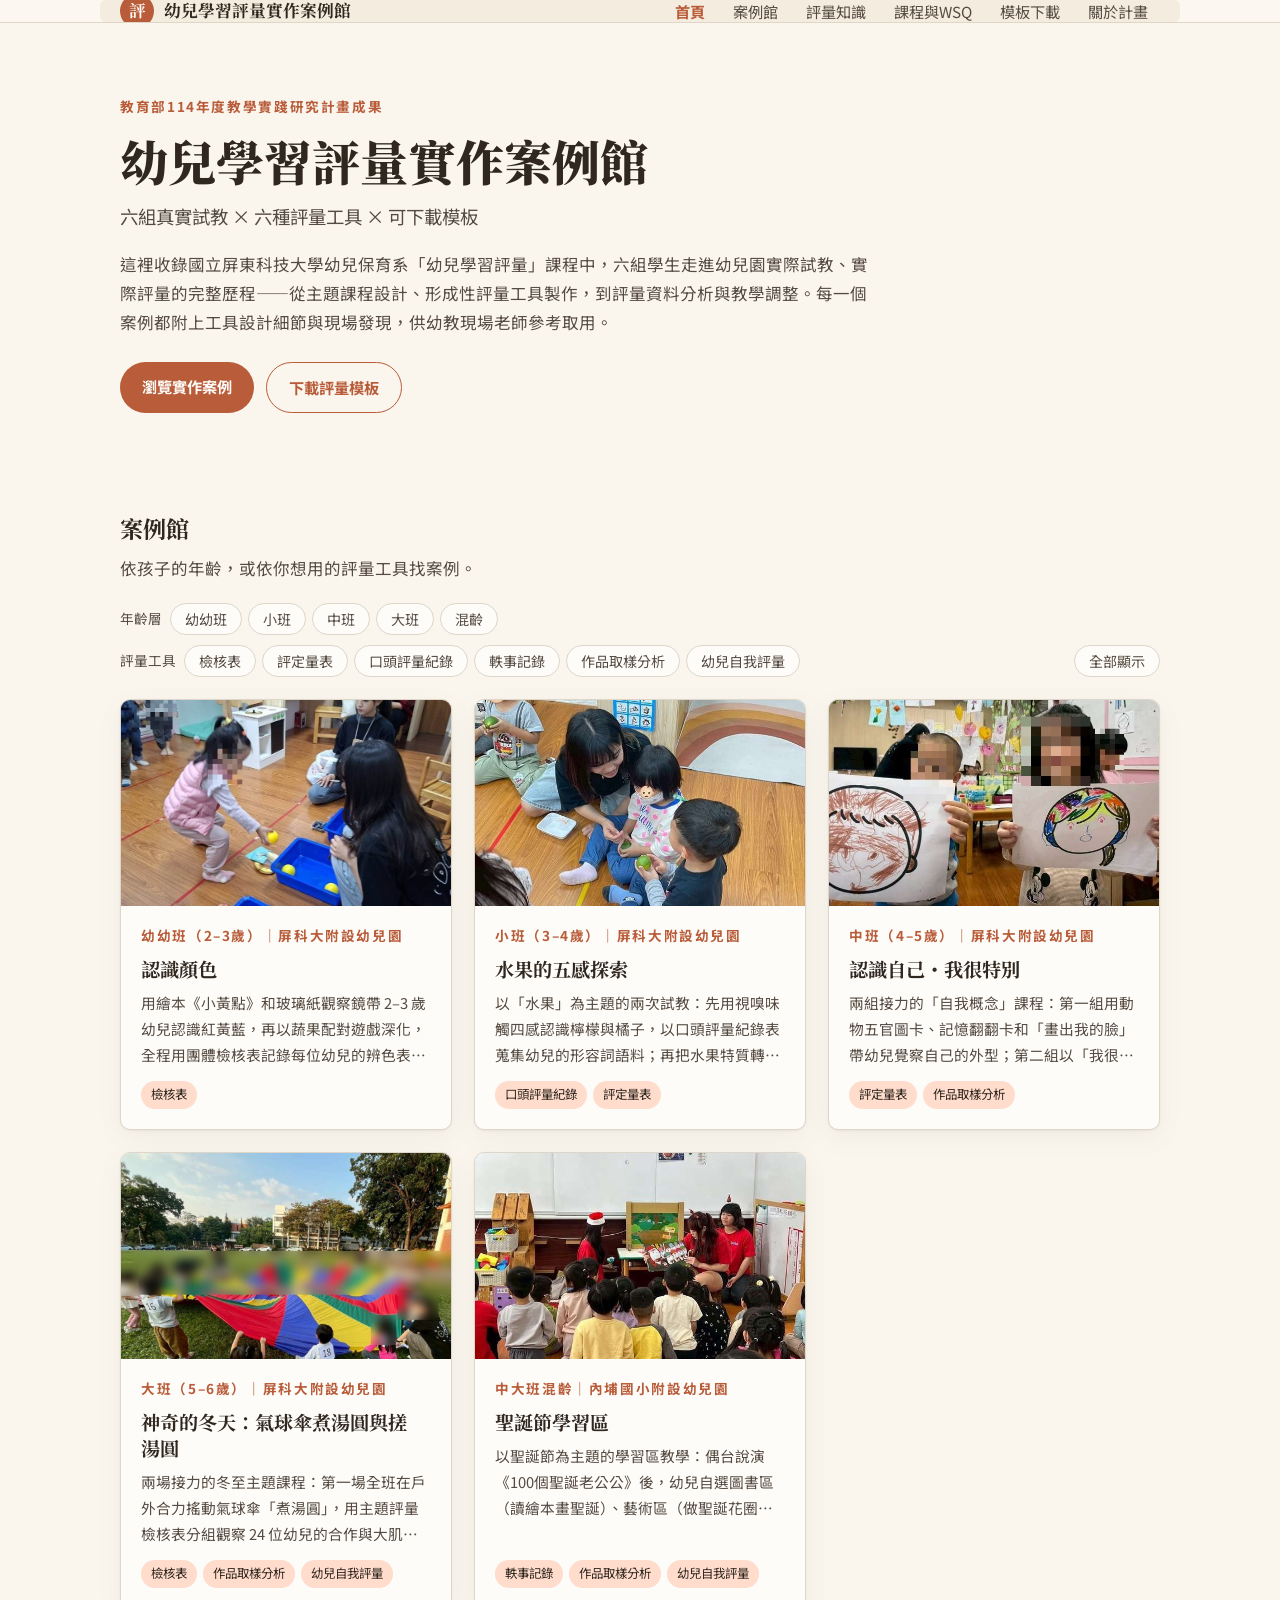
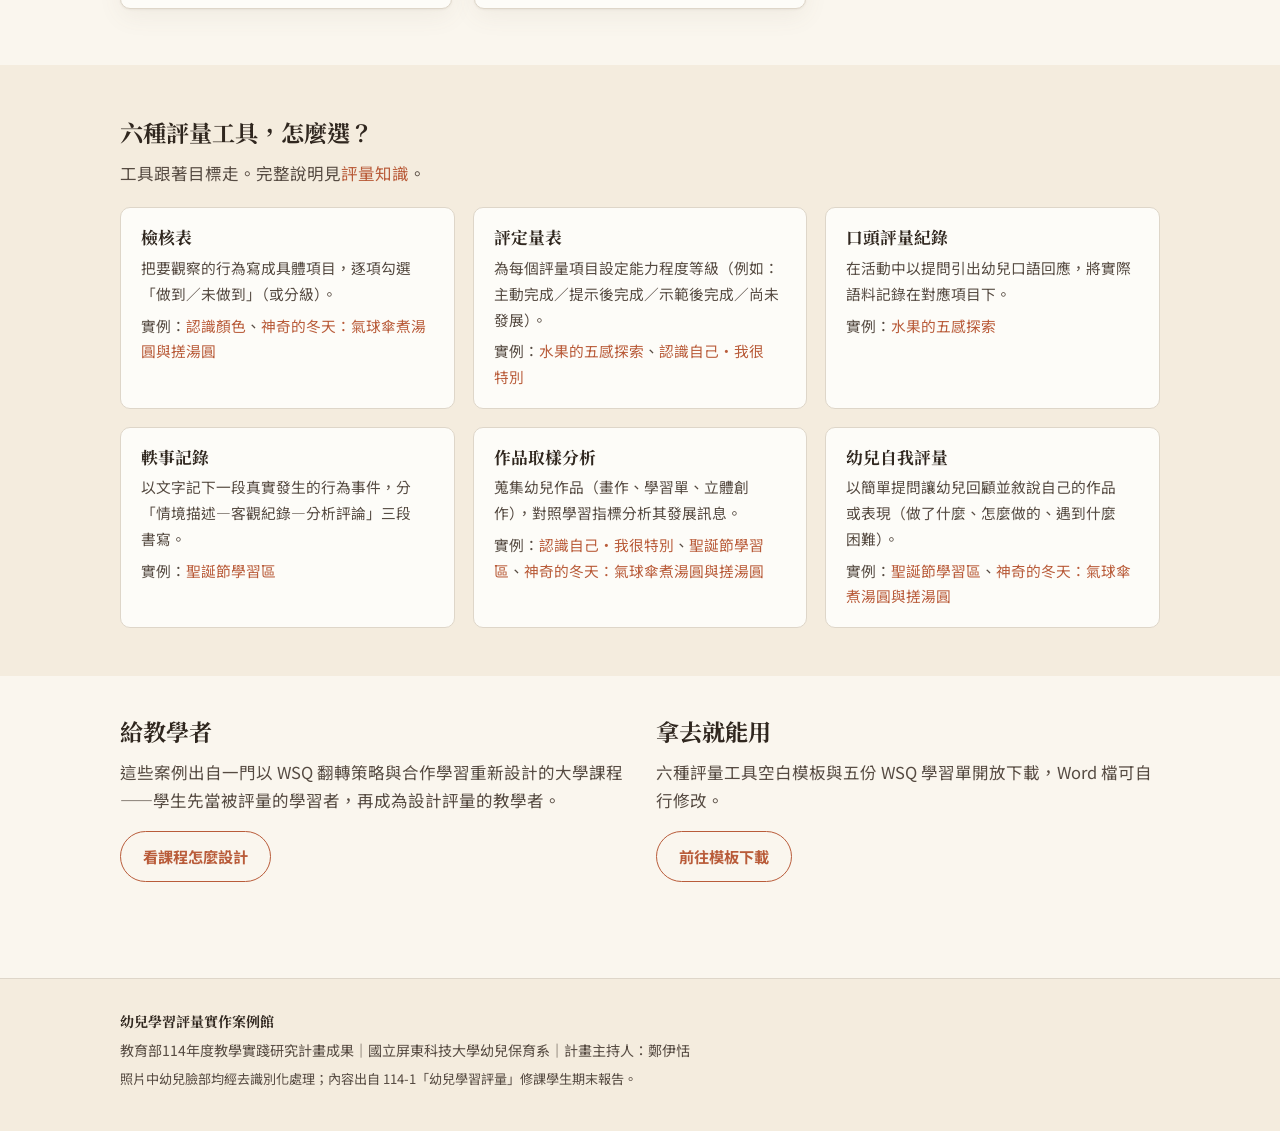
<file: index.html>
<!DOCTYPE html>
<html lang="zh-Hant" data-theme="a">
<head>
<meta charset="utf-8">
<meta name="viewport" content="width=device-width, initial-scale=1">
<title>六組真實試教 × 六種評量工具 × 可下載模板｜幼兒學習評量實作案例館</title>
<meta name="description" content="這裡收錄國立屏東科技大學幼兒保育系「幼兒學習評量」課程中，六組學生走進幼兒園實際試教、實際評量的完整歷程——從主題課程設計、形成性評量工具製作，到評量資料分析與教學調整。每一個案例都附上工具設計細節與現場發現，供幼教現場老師參考取用。">
<link rel="preconnect" href="https://fonts.googleapis.com">
<link href="https://fonts.googleapis.com/css2?family=Noto+Sans+TC:wght@400;500;700&family=Noto+Serif+TC:wght@600;700;900&display=swap" rel="stylesheet">
<link rel="stylesheet" href="assets/style.css">
<script>try{var t=localStorage.getItem('caseTheme');if(t)document.documentElement.dataset.theme=t;}catch(e){}</script>
</head>
<body><header class="topbar">
<div class="wrap bar">
<a class="brand" href="index.html"><span class="brand-mark">評</span><span class="brand-text">幼兒學習評量實作案例館</span></a>
<nav class="mainnav"><a href="index.html" class=on>首頁</a><a href="index.html#cases">案例館</a><a href="knowledge.html">評量知識</a><a href="wsq.html">課程與WSQ</a><a href="resources.html">模板下載</a><a href="about.html">關於計畫</a></nav>
<button class="navbtn" aria-label="選單" onclick="document.body.classList.toggle('navopen')"><span></span><span></span><span></span></button>
</div>
</header>
<section class="hero">
<div class="wrap">
<p class="hero-kicker">教育部114年度教學實踐研究計畫成果</p>
<h1>幼兒學習評量實作案例館</h1>
<p class="hero-sub">六組真實試教 × 六種評量工具 × 可下載模板</p>
<p class="hero-intro">這裡收錄國立屏東科技大學幼兒保育系「幼兒學習評量」課程中，六組學生走進幼兒園實際試教、實際評量的完整歷程——從主題課程設計、形成性評量工具製作，到評量資料分析與教學調整。每一個案例都附上工具設計細節與現場發現，供幼教現場老師參考取用。</p>
<div class="hero-cta"><a class="btn" href="#cases">瀏覽實作案例</a><a class="btn ghost" href="resources.html">下載評量模板</a></div>
</div>
</section>
<section class="wrap" id="cases">
<h2 class="sec-title">案例館</h2>
<p class="sec-lead">依孩子的年齡，或依你想用的評量工具找案例。</p>
<div class="filters">
<div class="filter-group"><span class="filter-label">年齡層</span><button class="chip" data-filter-age="幼幼班">幼幼班</button><button class="chip" data-filter-age="小班">小班</button><button class="chip" data-filter-age="中班">中班</button><button class="chip" data-filter-age="大班">大班</button><button class="chip" data-filter-age="混齡">混齡</button></div>
<div class="filter-group"><span class="filter-label">評量工具</span><button class="chip" data-filter-tool="檢核表">檢核表</button><button class="chip" data-filter-tool="評定量表">評定量表</button><button class="chip" data-filter-tool="口頭評量紀錄">口頭評量紀錄</button><button class="chip" data-filter-tool="軼事記錄">軼事記錄</button><button class="chip" data-filter-tool="作品取樣分析">作品取樣分析</button><button class="chip" data-filter-tool="幼兒自我評量">幼兒自我評量</button></div>
<button class="chip clear" id="clearFilter">全部顯示</button>
</div>
<div class="grid cards" id="caseGrid">
<a class="card case-card" href="cases/yoyo.html" data-age="幼幼班" data-tools="檢核表">
<div class="card-img"><img loading="lazy" src="assets/img/yoyo/act-sort.jpg" alt="認識顏色"></div>
<div class="card-body">
<p class="card-kicker">幼幼班（2–3歲）｜屏科大附設幼兒園</p>
<h3>認識顏色</h3>
<p class="card-sum">用繪本《小黃點》和玻璃紙觀察鏡帶 2–3 歲幼兒認識紅黃藍，再以蔬果配對遊戲深化，全程用團體檢核表記錄每位幼兒的辨色表現——並從評量結果發現了需要個別關注的孩子。</p>
<div class="tags"><span class="tag">檢核表</span></div>
</div></a><a class="card case-card" href="cases/small.html" data-age="小班" data-tools="口頭評量紀錄|評定量表">
<div class="card-img"><img loading="lazy" src="assets/img/small/act-senses.jpg" alt="水果的五感探索"></div>
<div class="card-body">
<p class="card-kicker">小班（3–4歲）｜屏科大附設幼兒園</p>
<h3>水果的五感探索</h3>
<p class="card-sum">以「水果」為主題的兩次試教：先用視嗅味觸四感認識檸檬與橘子，以口頭評量紀錄表蒐集幼兒的形容詞語料；再把水果特質轉成肢體動作，用自編粗大動作評定量表看動作發展程度。</p>
<div class="tags"><span class="tag">口頭評量紀錄</span><span class="tag">評定量表</span></div>
</div></a><a class="card case-card" href="cases/middle.html" data-age="中班" data-tools="評定量表|作品取樣分析">
<div class="card-img"><img loading="lazy" src="assets/img/middle/act-share.jpg" alt="認識自己・我很特別"></div>
<div class="card-body">
<p class="card-kicker">中班（4–5歲）｜屏科大附設幼兒園</p>
<h3>認識自己・我很特別</h3>
<p class="card-sum">兩組接力的「自我概念」課程：第一組用動物五官圖卡、記憶翻翻卡和「畫出我的臉」帶幼兒覺察自己的外型；第二組以「我很特別」繪本與遊戲引導幼兒發現自己與他人的不同。評量同時使用評定量表、行為觀察紀錄與作品分析三種資料來源。</p>
<div class="tags"><span class="tag">評定量表</span><span class="tag">作品取樣分析</span></div>
</div></a><a class="card case-card" href="cases/big.html" data-age="大班" data-tools="檢核表|作品取樣分析|幼兒自我評量">
<div class="card-img"><img loading="lazy" src="assets/img/big/act-parachute.jpg" alt="神奇的冬天：氣球傘煮湯圓與搓湯圓"></div>
<div class="card-body">
<p class="card-kicker">大班（5–6歲）｜屏科大附設幼兒園</p>
<h3>神奇的冬天：氣球傘煮湯圓與搓湯圓</h3>
<p class="card-sum">兩場接力的冬至主題課程：第一場全班在戶外合力搖動氣球傘「煮湯圓」，用主題評量檢核表分組觀察 24 位幼兒的合作與大肌肉表現；第二場回到教室用黏土搓湯圓，以十項指標 × 四級程度的檢核表加作品雙軌記錄精細動作——同一主題，示範了兩種檢核表設計。</p>
<div class="tags"><span class="tag">檢核表</span><span class="tag">作品取樣分析</span><span class="tag">幼兒自我評量</span></div>
</div></a><a class="card case-card" href="cases/neipu.html" data-age="混齡" data-tools="軼事記錄|作品取樣分析|幼兒自我評量">
<div class="card-img"><img loading="lazy" src="assets/img/neipu/act-story.jpg" alt="聖誕節學習區"></div>
<div class="card-body">
<p class="card-kicker">中大班混齡｜內埔國小附設幼兒園</p>
<h3>聖誕節學習區</h3>
<p class="card-sum">以聖誕節為主題的學習區教學：偶台說演《100個聖誕老公公》後，幼兒自選圖書區（讀繪本畫聖誕）、藝術區（做聖誕花圈）或積木區（蓋聖誕小鎮）。評量以軼事記錄法為主軸，六份完整的三段式紀錄示範了開放情境怎麼評。</p>
<div class="tags"><span class="tag">軼事記錄</span><span class="tag">作品取樣分析</span><span class="tag">幼兒自我評量</span></div>
</div></a>
</div>
</section>
<section class="band">
<div class="wrap">
<h2 class="sec-title">六種評量工具，怎麼選？</h2>
<p class="sec-lead">工具跟著目標走。完整說明見<a href="knowledge.html">評量知識</a>。</p>
<div class="tool-list"><div class="tool-row">
<h4>檢核表</h4>
<p>把要觀察的行為寫成具體項目，逐項勾選「做到／未做到」（或分級）。</p>
<p class="tool-cases">實例：<a href="cases/yoyo.html">認識顏色</a>、<a href="cases/big.html">神奇的冬天：氣球傘煮湯圓與搓湯圓</a></p>
</div><div class="tool-row">
<h4>評定量表</h4>
<p>為每個評量項目設定能力程度等級（例如：主動完成／提示後完成／示範後完成／尚未發展）。</p>
<p class="tool-cases">實例：<a href="cases/small.html">水果的五感探索</a>、<a href="cases/middle.html">認識自己・我很特別</a></p>
</div><div class="tool-row">
<h4>口頭評量紀錄</h4>
<p>在活動中以提問引出幼兒口語回應，將實際語料記錄在對應項目下。</p>
<p class="tool-cases">實例：<a href="cases/small.html">水果的五感探索</a></p>
</div><div class="tool-row">
<h4>軼事記錄</h4>
<p>以文字記下一段真實發生的行為事件，分「情境描述—客觀紀錄—分析評論」三段書寫。</p>
<p class="tool-cases">實例：<a href="cases/neipu.html">聖誕節學習區</a></p>
</div><div class="tool-row">
<h4>作品取樣分析</h4>
<p>蒐集幼兒作品（畫作、學習單、立體創作），對照學習指標分析其發展訊息。</p>
<p class="tool-cases">實例：<a href="cases/middle.html">認識自己・我很特別</a>、<a href="cases/neipu.html">聖誕節學習區</a>、<a href="cases/big.html">神奇的冬天：氣球傘煮湯圓與搓湯圓</a></p>
</div><div class="tool-row">
<h4>幼兒自我評量</h4>
<p>以簡單提問讓幼兒回顧並敘說自己的作品或表現（做了什麼、怎麼做的、遇到什麼困難）。</p>
<p class="tool-cases">實例：<a href="cases/neipu.html">聖誕節學習區</a>、<a href="cases/big.html">神奇的冬天：氣球傘煮湯圓與搓湯圓</a></p>
</div></div>
</div>
</section>
<section class="wrap split">
<div class="split-item">
<h2 class="sec-title">給教學者</h2>
<p>這些案例出自一門以 WSQ 翻轉策略與合作學習重新設計的大學課程——學生先當被評量的學習者，再成為設計評量的教學者。</p>
<a class="btn ghost" href="wsq.html">看課程怎麼設計</a>
</div>
<div class="split-item">
<h2 class="sec-title">拿去就能用</h2>
<p>六種評量工具空白模板與五份 WSQ 學習單開放下載，Word 檔可自行修改。</p>
<a class="btn ghost" href="resources.html">前往模板下載</a>
</div>
</section>
<footer class="foot">
<div class="wrap">
<p class="foot-title">幼兒學習評量實作案例館</p>
<p>教育部114年度教學實踐研究計畫成果｜國立屏東科技大學幼兒保育系｜計畫主持人：鄭伊恬</p>
<p class="foot-note">照片中幼兒臉部均經去識別化處理；內容出自 114-1「幼兒學習評量」修課學生期末報告。</p>
</div>
</footer>
<script src="assets/site.js"></script>
</body></html>
</file>
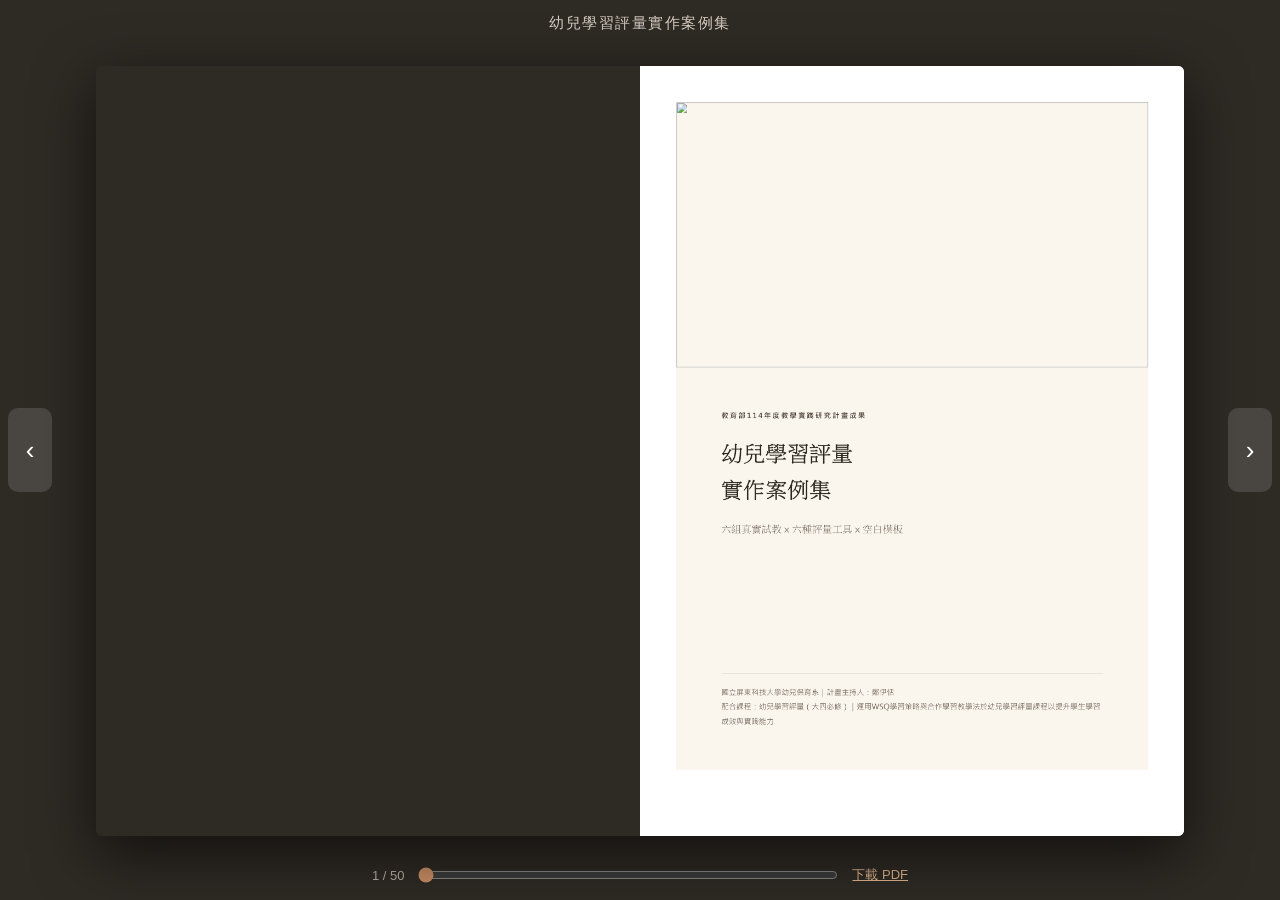
<file: ebook/index.html>
<!DOCTYPE html>
<html lang="zh-Hant">
<head>
<meta charset="utf-8">
<meta name="viewport" content="width=device-width, initial-scale=1">
<title>幼兒學習評量實作案例集｜翻頁電子書</title>
<style>
* { box-sizing: border-box; margin: 0; }
body { background: #2e2a24; font-family: "Microsoft JhengHei", sans-serif; min-height: 100vh; display: flex; flex-direction: column; }
header { color: #d8cfc2; text-align: center; padding: 14px 16px 6px; font-size: 15px; letter-spacing: .1em; }
.stage { flex: 1; display: grid; place-items: center; padding: 10px 56px 6px; perspective: 2600px; }
.book { position: relative; display: flex; box-shadow: 0 18px 60px #0009; border-radius: 6px; }
.leaf { background: #fff; overflow: hidden; }
.leaf img { display: block; height: 100%; width: auto; }
.leaf.left { border-radius: 6px 0 0 6px; }
.leaf.right { border-radius: 0 6px 6px 0; }
.single .leaf { border-radius: 6px; }
.flipper { position: absolute; top: 0; bottom: 0; width: 50%; left: 50%; transform-origin: left center; transform-style: preserve-3d; pointer-events: none; z-index: 5; }
.flipper .face { position: absolute; inset: 0; backface-visibility: hidden; background: #fff; overflow: hidden; }
.flipper .face img { display: block; height: 100%; width: auto; }
.flipper .back { transform: rotateY(180deg); }
.flipper.go { transition: transform .55s ease; }
.arrow { position: fixed; top: 50%; transform: translateY(-50%); width: 44px; height: 84px; border: none; border-radius: 10px; background: #ffffff22; color: #fff; font-size: 26px; cursor: pointer; z-index: 20; }
.arrow:hover { background: #ffffff44; }
#prev { left: 8px; } #next { right: 8px; }
footer { display: flex; align-items: center; gap: 14px; justify-content: center; padding: 8px 16px 16px; color: #b9ae9f; font-size: 13px; }
input[type=range] { width: min(420px, 60vw); accent-color: #c98d64; }
a.dl { color: #e0b48d; }
@media (max-width: 700px) { .stage { padding: 8px 48px; } }
</style>
</head>
<body>
<header>幼兒學習評量實作案例集</header>
<div class="stage"><div class="book" id="book"></div></div>
<button class="arrow" id="prev" aria-label="上一頁">‹</button>
<button class="arrow" id="next" aria-label="下一頁">›</button>
<footer>
<span id="ind"></span>
<input type="range" id="slider" min="0" max="0" value="0">
<a class="dl" href="../assets/downloads/幼兒學習評量實作案例集.pdf" download>下載 PDF</a>
</footer>
<script>
var N = 50;
var pad = function (i) { return (i < 10 ? "0" : "") + i; };
var src = function (i) { return "pages/" + pad(i) + ".png"; };
var book = document.getElementById("book");
var slider = document.getElementById("slider");
var ind = document.getElementById("ind");
var cur = 0;          // 目前左頁（雙頁模式）或目前頁（單頁模式）
var busy = false;

function isSingle() { return window.innerWidth < 700 || window.innerWidth < window.innerHeight * 0.9; }

function pageH() {
  var h = Math.min(window.innerHeight - 130, (isSingle() ? (window.innerWidth - 60) : (window.innerWidth - 130) / 2) * 297 / 210);
  return Math.max(h, 220);
}

function render() {
  var h = pageH();
  book.innerHTML = "";
  book.classList.toggle("single", isSingle());
  if (isSingle()) {
    var d = document.createElement("div");
    d.className = "leaf";
    d.style.height = h + "px";
    d.innerHTML = '<img src="' + src(cur) + '">';
    book.appendChild(d);
  } else {
    // 書本式：封面單獨顯示於右側
    var leftI = cur === 0 ? null : (cur % 2 === 1 ? cur : cur - 1);
    var rightI = cur === 0 ? 0 : (leftI + 1 < N ? leftI + 1 : null);
    var L = document.createElement("div");
    L.className = "leaf left";
    L.style.height = h + "px";
    L.style.width = (h * 210 / 297) + "px";
    if (leftI !== null) L.innerHTML = '<img src="' + src(leftI) + '">'; else L.style.background = "transparent";
    var R = document.createElement("div");
    R.className = "leaf right";
    R.style.height = h + "px";
    R.style.width = (h * 210 / 297) + "px";
    if (rightI !== null) R.innerHTML = '<img src="' + src(rightI) + '">'; else R.style.background = "transparent";
    book.appendChild(L); book.appendChild(R);
  }
  slider.max = N - 1;
  slider.value = cur;
  ind.textContent = (cur + 1) + " / " + N;
}

function step(dir) {
  if (busy) return;
  var nx;
  if (isSingle()) {
    nx = cur + dir;
    if (nx < 0 || nx >= N) return;
    cur = nx; render(); return;
  }
  nx = cur === 0 ? (dir > 0 ? 1 : 0) : cur + dir * 2;
  if (dir > 0 && cur === 0) nx = 1;
  if (dir < 0 && cur === 1) nx = 0;
  if (nx < 0 || nx >= N) return;
  animate(dir, nx);
}

function animate(dir, nx) {
  var h = pageH(), w = h * 210 / 297;
  var flipper = document.createElement("div");
  flipper.className = "flipper";
  var fFront = document.createElement("div"); fFront.className = "face front";
  var fBack = document.createElement("div"); fBack.className = "face back";
  if (dir > 0) {
    var ri = cur === 0 ? 0 : cur + 1;
    fFront.innerHTML = ri < N ? '<img style="height:' + h + 'px" src="' + src(ri) + '">' : "";
    fBack.innerHTML = nx < N ? '<img style="height:' + h + 'px" src="' + src(nx) + '">' : "";
    flipper.style.transform = "rotateY(0deg)";
  } else {
    fFront.innerHTML = cur > 0 ? '<img style="height:' + h + 'px" src="' + src(cur) + '">' : "";
    var backI = nx === 0 ? 0 : nx + 1;
    fBack.innerHTML = '<img style="height:' + h + 'px" src="' + src(backI < N ? backI : N - 1) + '">';
    flipper.style.transform = "rotateY(-180deg)";
  }
  flipper.appendChild(fFront); flipper.appendChild(fBack);
  book.appendChild(flipper);
  busy = true;
  requestAnimationFrame(function () {
    flipper.classList.add("go");
    flipper.style.transform = dir > 0 ? "rotateY(-180deg)" : "rotateY(0deg)";
  });
  setTimeout(function () { cur = nx; busy = false; render(); }, 580);
}

document.getElementById("next").onclick = function () { step(1); };
document.getElementById("prev").onclick = function () { step(-1); };
document.addEventListener("keydown", function (e) {
  if (e.key === "ArrowRight" || e.key === "PageDown") step(1);
  if (e.key === "ArrowLeft" || e.key === "PageUp") step(-1);
});
slider.oninput = function () {
  cur = +slider.value;
  if (!isSingle() && cur > 0 && cur % 2 === 0) cur -= 1;
  render();
};
var sx = null;
document.addEventListener("touchstart", function (e) { sx = e.touches[0].clientX; });
document.addEventListener("touchend", function (e) {
  if (sx === null) return;
  var dx = e.changedTouches[0].clientX - sx;
  if (Math.abs(dx) > 40) step(dx < 0 ? 1 : -1);
  sx = null;
});
window.addEventListener("resize", render);
// 預載
for (var i = 0; i < N; i++) { var im = new Image(); im.src = src(i); }
render();
</script>
</body>
</html>
</file>
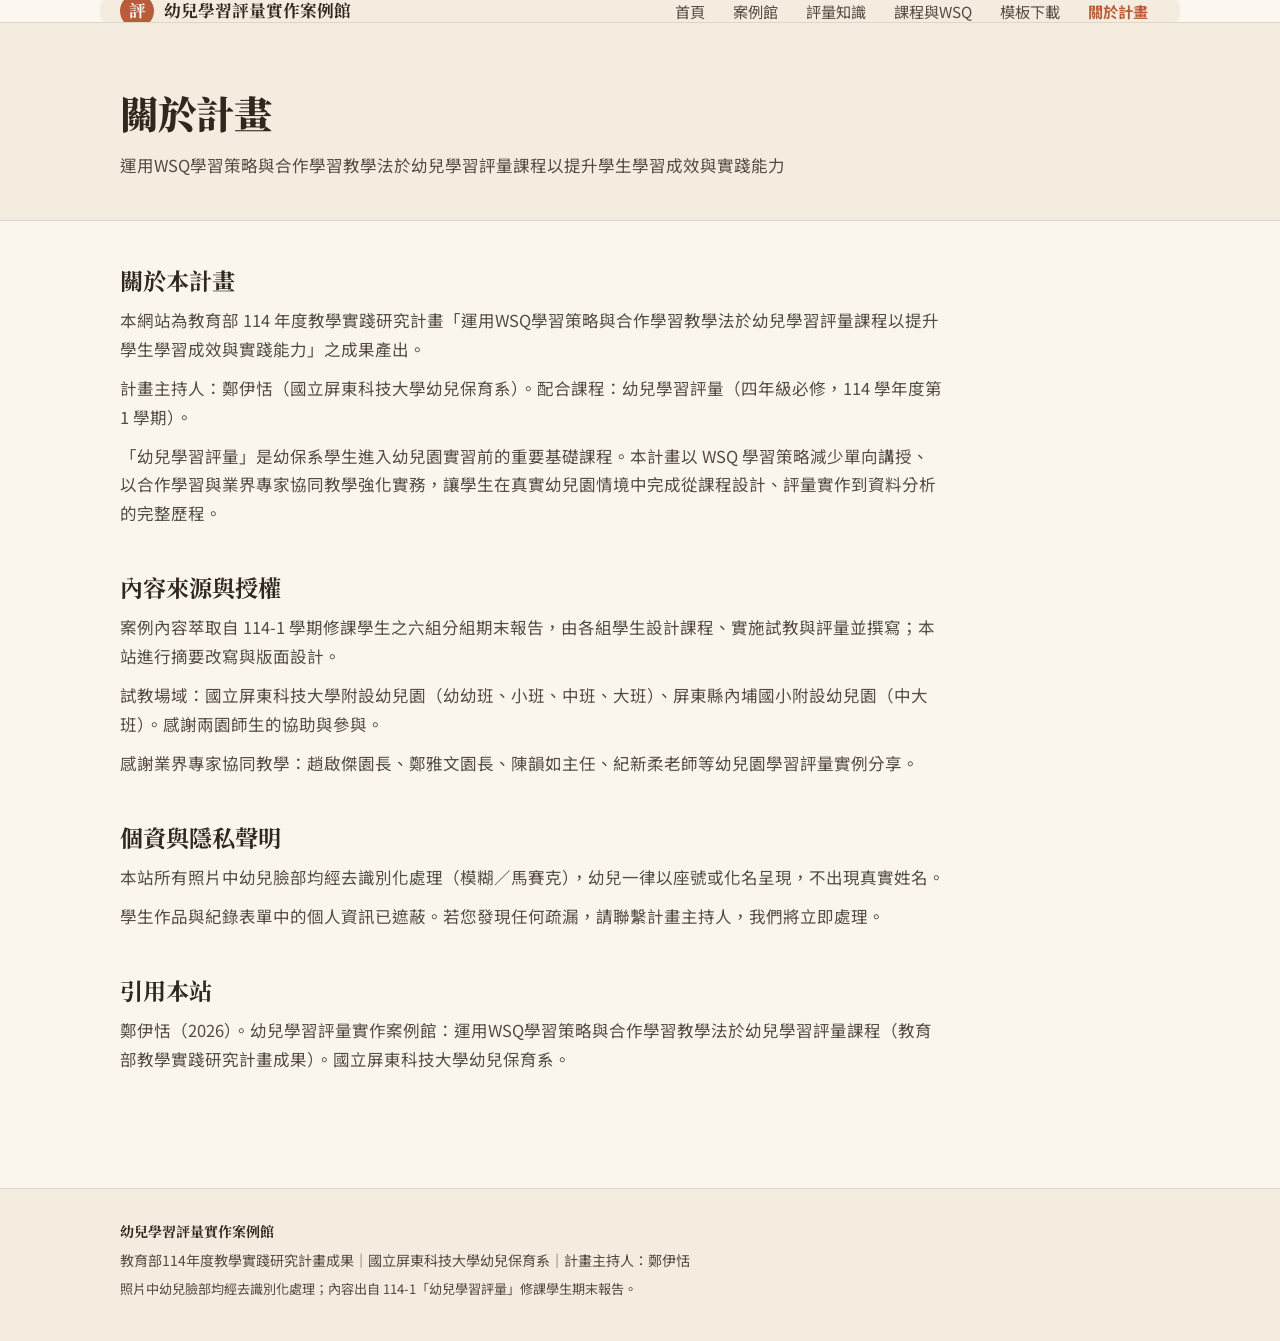
<file: about.html>
<!DOCTYPE html>
<html lang="zh-Hant" data-theme="a">
<head>
<meta charset="utf-8">
<meta name="viewport" content="width=device-width, initial-scale=1">
<title>關於計畫｜幼兒學習評量實作案例館</title>
<meta name="description" content="六組真實試教 × 六種評量工具 × 可下載模板">
<link rel="preconnect" href="https://fonts.googleapis.com">
<link href="https://fonts.googleapis.com/css2?family=Noto+Sans+TC:wght@400;500;700&family=Noto+Serif+TC:wght@600;700;900&display=swap" rel="stylesheet">
<link rel="stylesheet" href="assets/style.css">
<script>try{var t=localStorage.getItem('caseTheme');if(t)document.documentElement.dataset.theme=t;}catch(e){}</script>
</head>
<body><header class="topbar">
<div class="wrap bar">
<a class="brand" href="index.html"><span class="brand-mark">評</span><span class="brand-text">幼兒學習評量實作案例館</span></a>
<nav class="mainnav"><a href="index.html">首頁</a><a href="index.html#cases">案例館</a><a href="knowledge.html">評量知識</a><a href="wsq.html">課程與WSQ</a><a href="resources.html">模板下載</a><a href="about.html" class=on>關於計畫</a></nav>
<button class="navbtn" aria-label="選單" onclick="document.body.classList.toggle('navopen')"><span></span><span></span><span></span></button>
</div>
</header>
<section class="page-hero"><div class="wrap">
<h1>關於計畫</h1>
<p class="hero-intro">運用WSQ學習策略與合作學習教學法於幼兒學習評量課程以提升學生學習成效與實踐能力</p>
</div></section>
<div class="wrap kn-body"><section class="kn-sec"><h2 class="sec-title">關於本計畫</h2><p>本網站為教育部 114 年度教學實踐研究計畫「運用WSQ學習策略與合作學習教學法於幼兒學習評量課程以提升學生學習成效與實踐能力」之成果產出。</p><p>計畫主持人：鄭伊恬（國立屏東科技大學幼兒保育系）。配合課程：幼兒學習評量（四年級必修，114 學年度第 1 學期）。</p><p>「幼兒學習評量」是幼保系學生進入幼兒園實習前的重要基礎課程。本計畫以 WSQ 學習策略減少單向講授、以合作學習與業界專家協同教學強化實務，讓學生在真實幼兒園情境中完成從課程設計、評量實作到資料分析的完整歷程。</p></section><section class="kn-sec"><h2 class="sec-title">內容來源與授權</h2><p>案例內容萃取自 114-1 學期修課學生之六組分組期末報告，由各組學生設計課程、實施試教與評量並撰寫；本站進行摘要改寫與版面設計。</p><p>試教場域：國立屏東科技大學附設幼兒園（幼幼班、小班、中班、大班）、屏東縣內埔國小附設幼兒園（中大班）。感謝兩園師生的協助與參與。</p><p>感謝業界專家協同教學：趙啟傑園長、鄭雅文園長、陳韻如主任、紀新柔老師等幼兒園學習評量實例分享。</p></section><section class="kn-sec"><h2 class="sec-title">個資與隱私聲明</h2><p>本站所有照片中幼兒臉部均經去識別化處理（模糊／馬賽克），幼兒一律以座號或化名呈現，不出現真實姓名。</p><p>學生作品與紀錄表單中的個人資訊已遮蔽。若您發現任何疏漏，請聯繫計畫主持人，我們將立即處理。</p></section><section class="kn-sec"><h2 class="sec-title">引用本站</h2><p>鄭伊恬（2026）。幼兒學習評量實作案例館：運用WSQ學習策略與合作學習教學法於幼兒學習評量課程（教育部教學實踐研究計畫成果）。國立屏東科技大學幼兒保育系。</p></section></div>
<footer class="foot">
<div class="wrap">
<p class="foot-title">幼兒學習評量實作案例館</p>
<p>教育部114年度教學實踐研究計畫成果｜國立屏東科技大學幼兒保育系｜計畫主持人：鄭伊恬</p>
<p class="foot-note">照片中幼兒臉部均經去識別化處理；內容出自 114-1「幼兒學習評量」修課學生期末報告。</p>
</div>
</footer>
<script src="assets/site.js"></script>
</body></html>
</file>
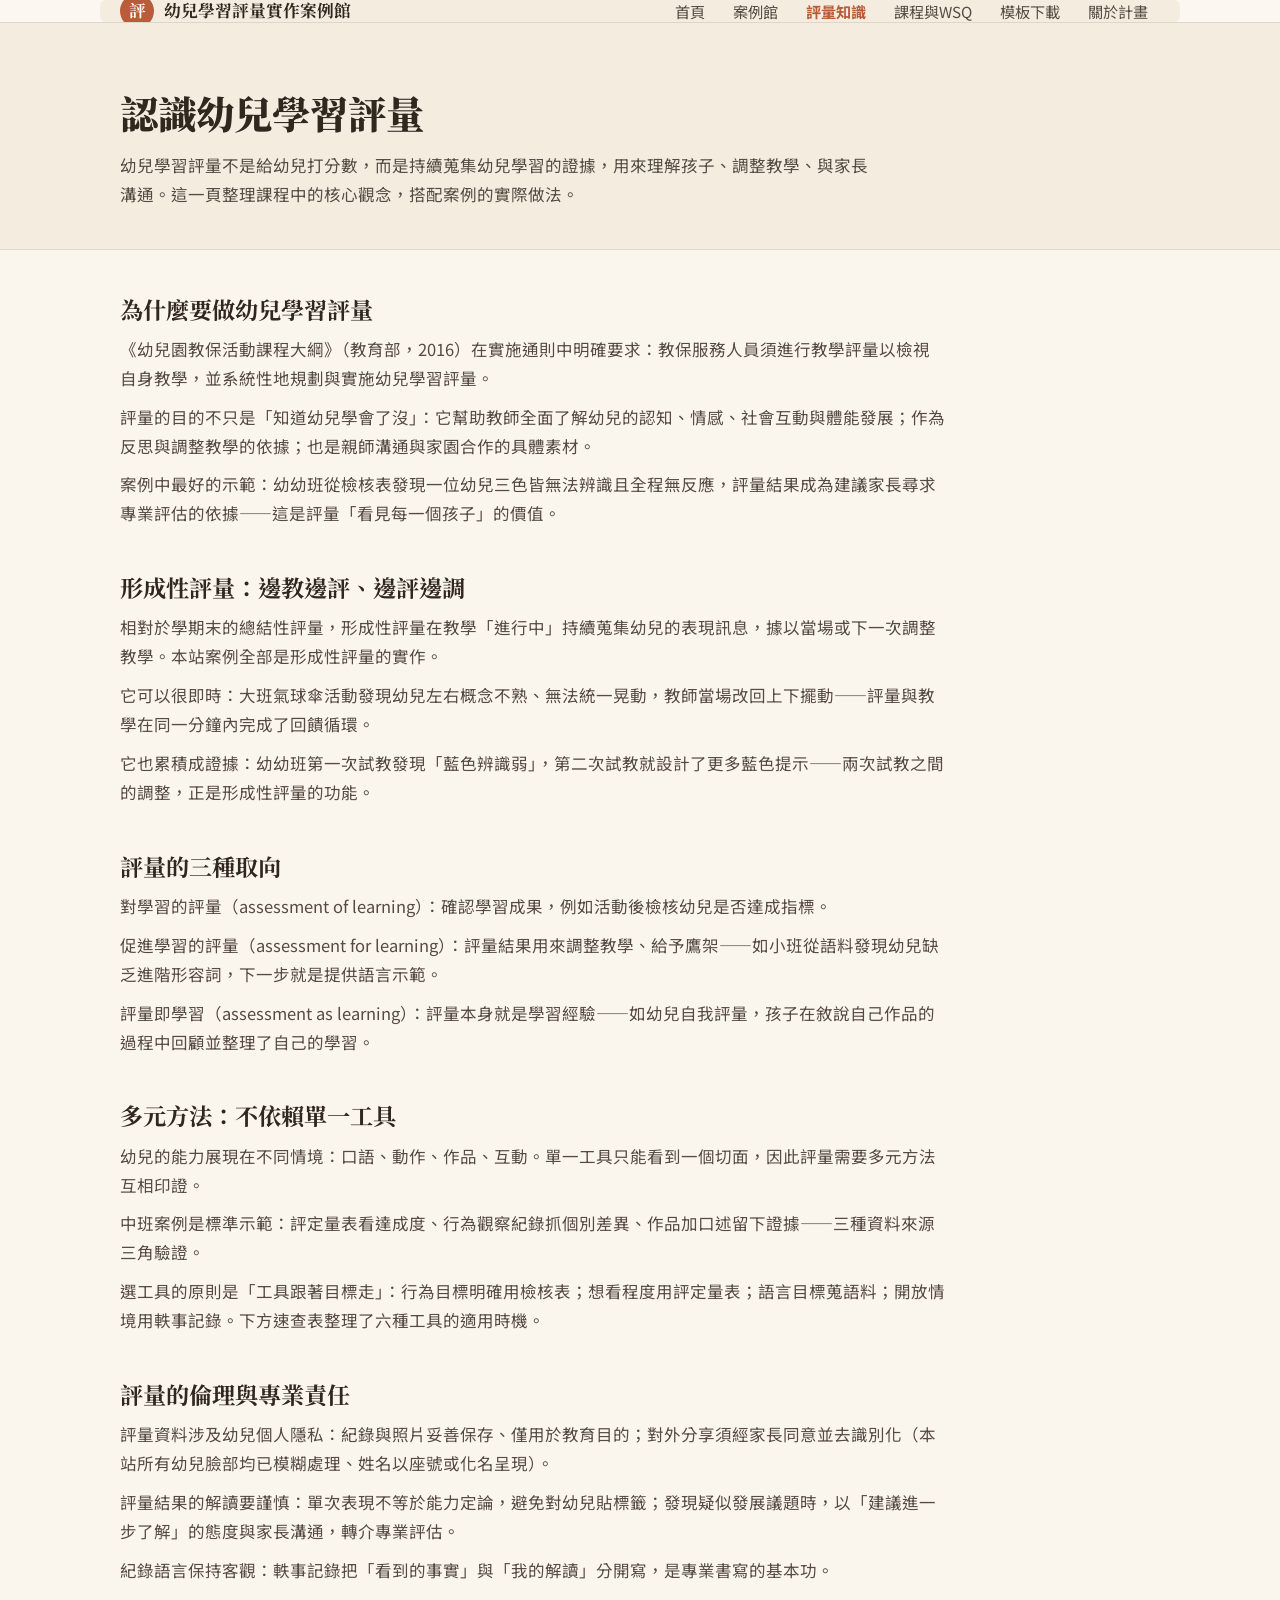
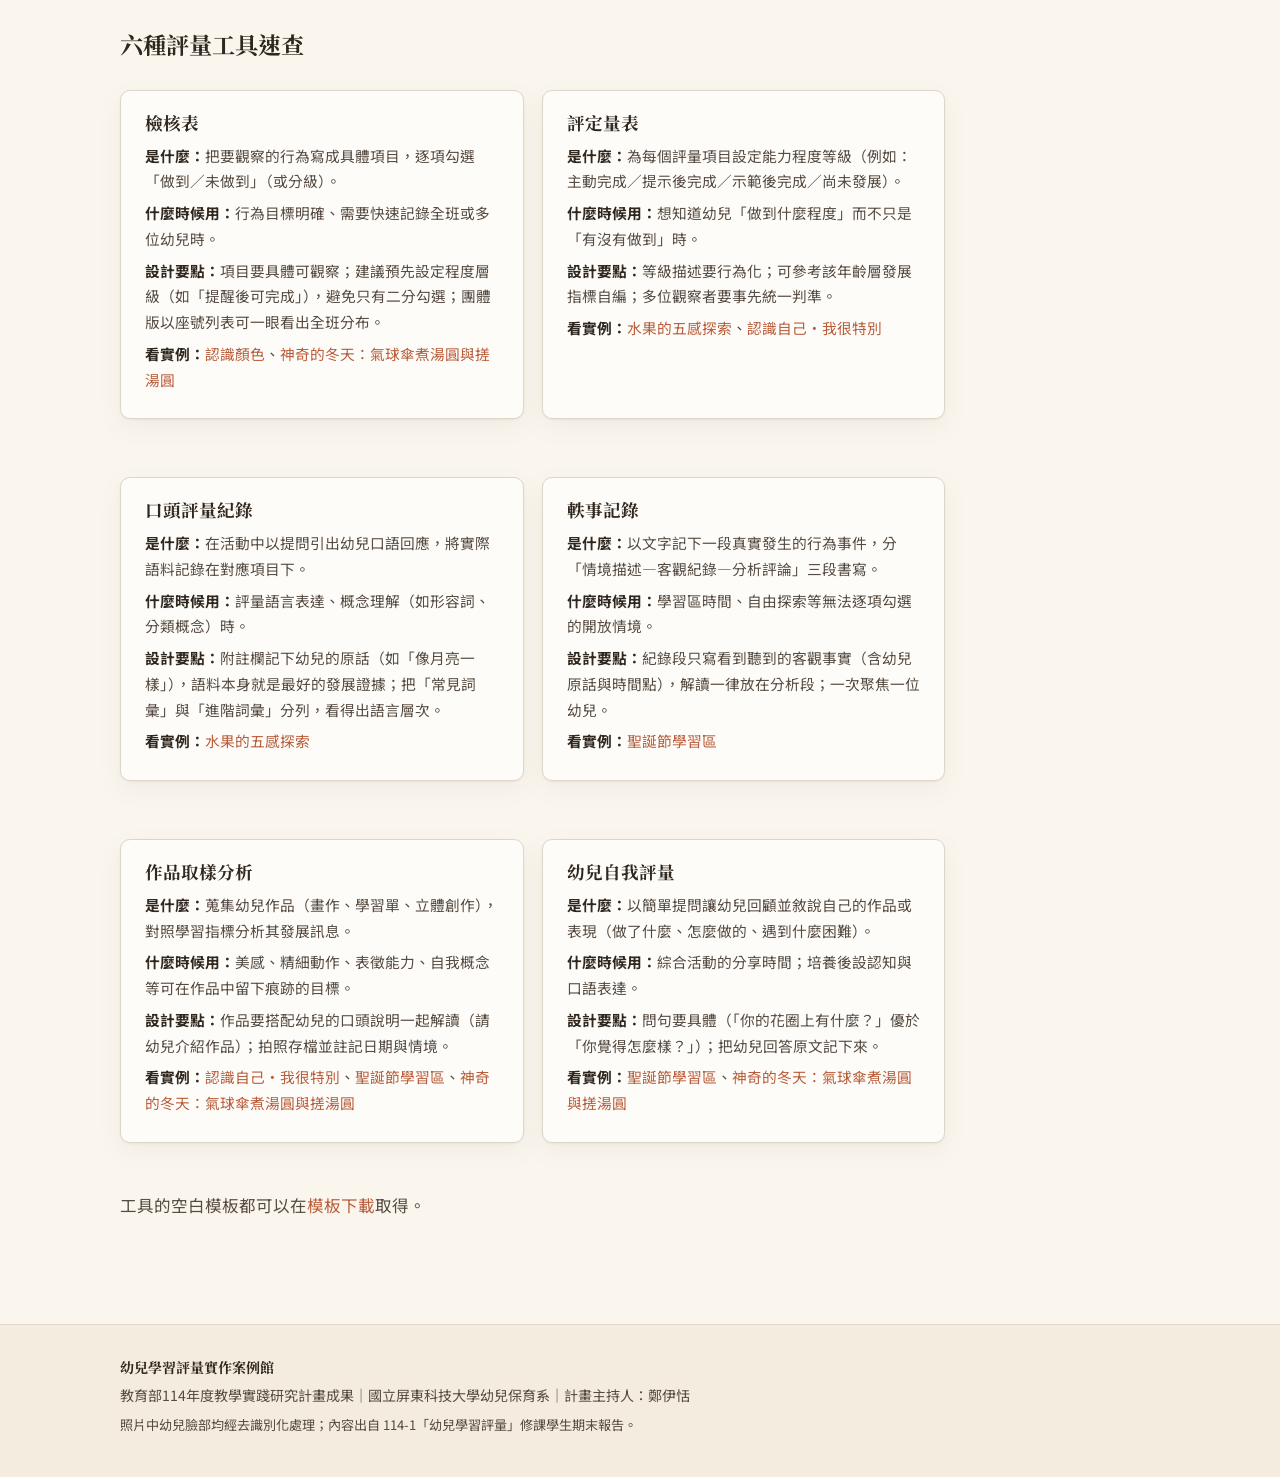
<file: knowledge.html>
<!DOCTYPE html>
<html lang="zh-Hant" data-theme="a">
<head>
<meta charset="utf-8">
<meta name="viewport" content="width=device-width, initial-scale=1">
<title>認識幼兒學習評量｜幼兒學習評量實作案例館</title>
<meta name="description" content="幼兒學習評量不是給幼兒打分數，而是持續蒐集幼兒學習的證據，用來理解孩子、調整教學、與家長溝通。這一頁整理課程中的核心觀念，搭配案例的實際做法。">
<link rel="preconnect" href="https://fonts.googleapis.com">
<link href="https://fonts.googleapis.com/css2?family=Noto+Sans+TC:wght@400;500;700&family=Noto+Serif+TC:wght@600;700;900&display=swap" rel="stylesheet">
<link rel="stylesheet" href="assets/style.css">
<script>try{var t=localStorage.getItem('caseTheme');if(t)document.documentElement.dataset.theme=t;}catch(e){}</script>
</head>
<body><header class="topbar">
<div class="wrap bar">
<a class="brand" href="index.html"><span class="brand-mark">評</span><span class="brand-text">幼兒學習評量實作案例館</span></a>
<nav class="mainnav"><a href="index.html">首頁</a><a href="index.html#cases">案例館</a><a href="knowledge.html" class=on>評量知識</a><a href="wsq.html">課程與WSQ</a><a href="resources.html">模板下載</a><a href="about.html">關於計畫</a></nav>
<button class="navbtn" aria-label="選單" onclick="document.body.classList.toggle('navopen')"><span></span><span></span><span></span></button>
</div>
</header>
<section class="page-hero"><div class="wrap">
<h1>認識幼兒學習評量</h1>
<p class="hero-intro">幼兒學習評量不是給幼兒打分數，而是持續蒐集幼兒學習的證據，用來理解孩子、調整教學、與家長溝通。這一頁整理課程中的核心觀念，搭配案例的實際做法。</p>
</div></section>
<div class="wrap kn-body">
<section class="kn-sec"><h2 class="sec-title">為什麼要做幼兒學習評量</h2><p>《幼兒園教保活動課程大綱》（教育部，2016）在實施通則中明確要求：教保服務人員須進行教學評量以檢視自身教學，並系統性地規劃與實施幼兒學習評量。</p><p>評量的目的不只是「知道幼兒學會了沒」：它幫助教師全面了解幼兒的認知、情感、社會互動與體能發展；作為反思與調整教學的依據；也是親師溝通與家園合作的具體素材。</p><p>案例中最好的示範：幼幼班從檢核表發現一位幼兒三色皆無法辨識且全程無反應，評量結果成為建議家長尋求專業評估的依據——這是評量「看見每一個孩子」的價值。</p></section><section class="kn-sec"><h2 class="sec-title">形成性評量：邊教邊評、邊評邊調</h2><p>相對於學期末的總結性評量，形成性評量在教學「進行中」持續蒐集幼兒的表現訊息，據以當場或下一次調整教學。本站案例全部是形成性評量的實作。</p><p>它可以很即時：大班氣球傘活動發現幼兒左右概念不熟、無法統一晃動，教師當場改回上下擺動——評量與教學在同一分鐘內完成了回饋循環。</p><p>它也累積成證據：幼幼班第一次試教發現「藍色辨識弱」，第二次試教就設計了更多藍色提示——兩次試教之間的調整，正是形成性評量的功能。</p></section><section class="kn-sec"><h2 class="sec-title">評量的三種取向</h2><p>對學習的評量（assessment of learning）：確認學習成果，例如活動後檢核幼兒是否達成指標。</p><p>促進學習的評量（assessment for learning）：評量結果用來調整教學、給予鷹架——如小班從語料發現幼兒缺乏進階形容詞，下一步就是提供語言示範。</p><p>評量即學習（assessment as learning）：評量本身就是學習經驗——如幼兒自我評量，孩子在敘說自己作品的過程中回顧並整理了自己的學習。</p></section><section class="kn-sec"><h2 class="sec-title">多元方法：不依賴單一工具</h2><p>幼兒的能力展現在不同情境：口語、動作、作品、互動。單一工具只能看到一個切面，因此評量需要多元方法互相印證。</p><p>中班案例是標準示範：評定量表看達成度、行為觀察紀錄抓個別差異、作品加口述留下證據——三種資料來源三角驗證。</p><p>選工具的原則是「工具跟著目標走」：行為目標明確用檢核表；想看程度用評定量表；語言目標蒐語料；開放情境用軼事記錄。下方速查表整理了六種工具的適用時機。</p></section><section class="kn-sec"><h2 class="sec-title">評量的倫理與專業責任</h2><p>評量資料涉及幼兒個人隱私：紀錄與照片妥善保存、僅用於教育目的；對外分享須經家長同意並去識別化（本站所有幼兒臉部均已模糊處理、姓名以座號或化名呈現）。</p><p>評量結果的解讀要謹慎：單次表現不等於能力定論，避免對幼兒貼標籤；發現疑似發展議題時，以「建議進一步了解」的態度與家長溝通，轉介專業評估。</p><p>紀錄語言保持客觀：軼事記錄把「看到的事實」與「我的解讀」分開寫，是專業書寫的基本功。</p></section>
<section class="kn-sec"><h2 class="sec-title">六種評量工具速查</h2>
<div class="grid tools-grid"><div class="panel tool-card">
<h3>檢核表</h3>
<p><strong>是什麼：</strong>把要觀察的行為寫成具體項目，逐項勾選「做到／未做到」（或分級）。</p>
<p><strong>什麼時候用：</strong>行為目標明確、需要快速記錄全班或多位幼兒時。</p>
<p><strong>設計要點：</strong>項目要具體可觀察；建議預先設定程度層級（如「提醒後可完成」），避免只有二分勾選；團體版以座號列表可一眼看出全班分布。</p>
<p class="tool-cases"><strong>看實例：</strong><a href="cases/yoyo.html">認識顏色</a>、<a href="cases/big.html">神奇的冬天：氣球傘煮湯圓與搓湯圓</a></p>
</div><div class="panel tool-card">
<h3>評定量表</h3>
<p><strong>是什麼：</strong>為每個評量項目設定能力程度等級（例如：主動完成／提示後完成／示範後完成／尚未發展）。</p>
<p><strong>什麼時候用：</strong>想知道幼兒「做到什麼程度」而不只是「有沒有做到」時。</p>
<p><strong>設計要點：</strong>等級描述要行為化；可參考該年齡層發展指標自編；多位觀察者要事先統一判準。</p>
<p class="tool-cases"><strong>看實例：</strong><a href="cases/small.html">水果的五感探索</a>、<a href="cases/middle.html">認識自己・我很特別</a></p>
</div><div class="panel tool-card">
<h3>口頭評量紀錄</h3>
<p><strong>是什麼：</strong>在活動中以提問引出幼兒口語回應，將實際語料記錄在對應項目下。</p>
<p><strong>什麼時候用：</strong>評量語言表達、概念理解（如形容詞、分類概念）時。</p>
<p><strong>設計要點：</strong>附註欄記下幼兒的原話（如「像月亮一樣」），語料本身就是最好的發展證據；把「常見詞彙」與「進階詞彙」分列，看得出語言層次。</p>
<p class="tool-cases"><strong>看實例：</strong><a href="cases/small.html">水果的五感探索</a></p>
</div><div class="panel tool-card">
<h3>軼事記錄</h3>
<p><strong>是什麼：</strong>以文字記下一段真實發生的行為事件，分「情境描述—客觀紀錄—分析評論」三段書寫。</p>
<p><strong>什麼時候用：</strong>學習區時間、自由探索等無法逐項勾選的開放情境。</p>
<p><strong>設計要點：</strong>紀錄段只寫看到聽到的客觀事實（含幼兒原話與時間點），解讀一律放在分析段；一次聚焦一位幼兒。</p>
<p class="tool-cases"><strong>看實例：</strong><a href="cases/neipu.html">聖誕節學習區</a></p>
</div><div class="panel tool-card">
<h3>作品取樣分析</h3>
<p><strong>是什麼：</strong>蒐集幼兒作品（畫作、學習單、立體創作），對照學習指標分析其發展訊息。</p>
<p><strong>什麼時候用：</strong>美感、精細動作、表徵能力、自我概念等可在作品中留下痕跡的目標。</p>
<p><strong>設計要點：</strong>作品要搭配幼兒的口頭說明一起解讀（請幼兒介紹作品）；拍照存檔並註記日期與情境。</p>
<p class="tool-cases"><strong>看實例：</strong><a href="cases/middle.html">認識自己・我很特別</a>、<a href="cases/neipu.html">聖誕節學習區</a>、<a href="cases/big.html">神奇的冬天：氣球傘煮湯圓與搓湯圓</a></p>
</div><div class="panel tool-card">
<h3>幼兒自我評量</h3>
<p><strong>是什麼：</strong>以簡單提問讓幼兒回顧並敘說自己的作品或表現（做了什麼、怎麼做的、遇到什麼困難）。</p>
<p><strong>什麼時候用：</strong>綜合活動的分享時間；培養後設認知與口語表達。</p>
<p><strong>設計要點：</strong>問句要具體（「你的花圈上有什麼？」優於「你覺得怎麼樣？」）；把幼兒回答原文記下來。</p>
<p class="tool-cases"><strong>看實例：</strong><a href="cases/neipu.html">聖誕節學習區</a>、<a href="cases/big.html">神奇的冬天：氣球傘煮湯圓與搓湯圓</a></p>
</div></div>
</section>
<p class="cta-line">工具的空白模板都可以在<a href="resources.html">模板下載</a>取得。</p>
</div>
<footer class="foot">
<div class="wrap">
<p class="foot-title">幼兒學習評量實作案例館</p>
<p>教育部114年度教學實踐研究計畫成果｜國立屏東科技大學幼兒保育系｜計畫主持人：鄭伊恬</p>
<p class="foot-note">照片中幼兒臉部均經去識別化處理；內容出自 114-1「幼兒學習評量」修課學生期末報告。</p>
</div>
</footer>
<script src="assets/site.js"></script>
</body></html>
</file>
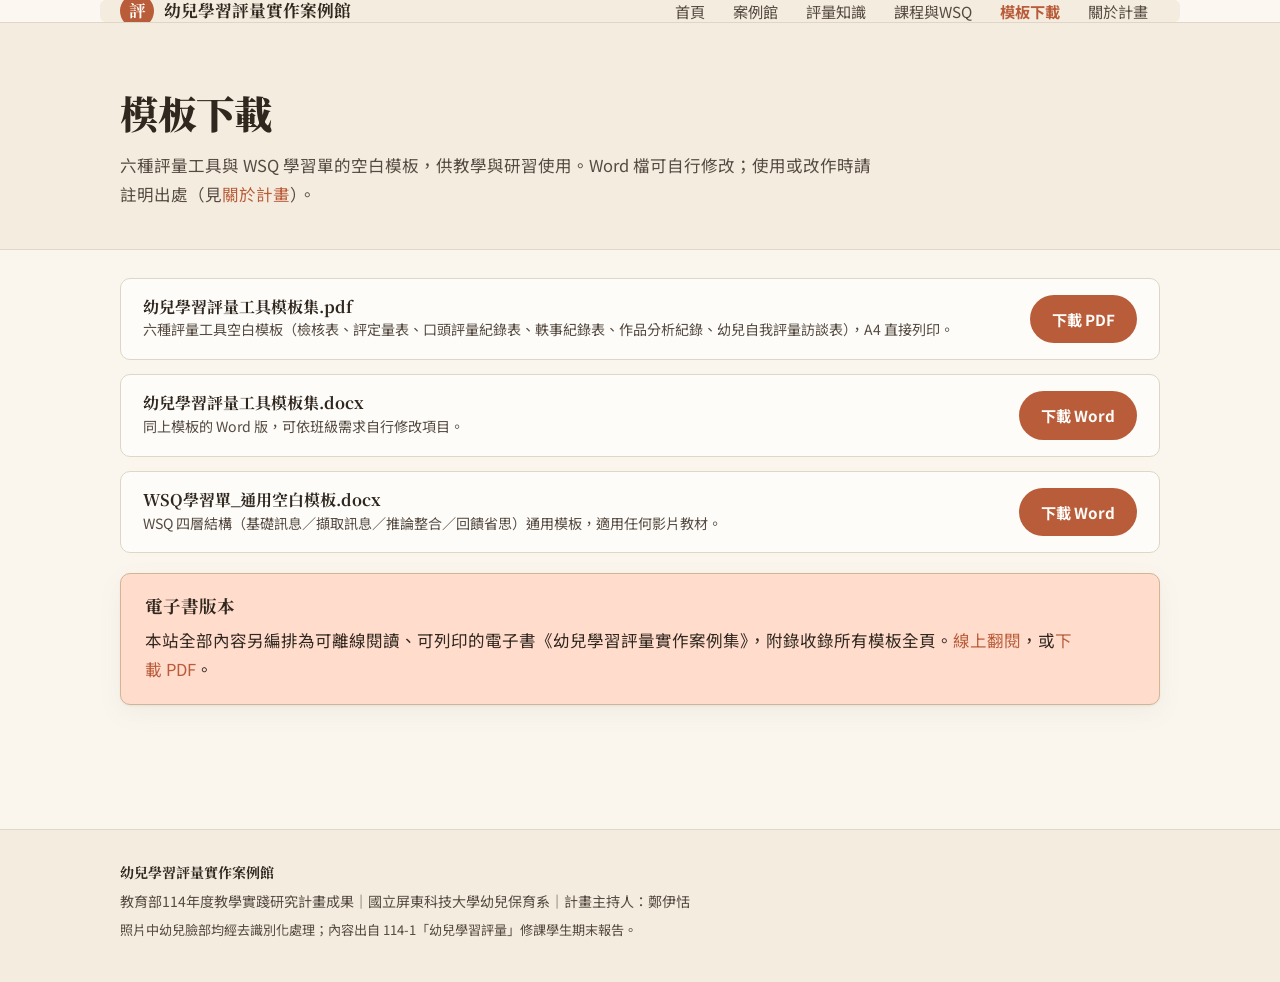
<file: resources.html>
<!DOCTYPE html>
<html lang="zh-Hant" data-theme="a">
<head>
<meta charset="utf-8">
<meta name="viewport" content="width=device-width, initial-scale=1">
<title>模板下載｜幼兒學習評量實作案例館</title>
<meta name="description" content="六組真實試教 × 六種評量工具 × 可下載模板">
<link rel="preconnect" href="https://fonts.googleapis.com">
<link href="https://fonts.googleapis.com/css2?family=Noto+Sans+TC:wght@400;500;700&family=Noto+Serif+TC:wght@600;700;900&display=swap" rel="stylesheet">
<link rel="stylesheet" href="assets/style.css">
<script>try{var t=localStorage.getItem('caseTheme');if(t)document.documentElement.dataset.theme=t;}catch(e){}</script>
</head>
<body><header class="topbar">
<div class="wrap bar">
<a class="brand" href="index.html"><span class="brand-mark">評</span><span class="brand-text">幼兒學習評量實作案例館</span></a>
<nav class="mainnav"><a href="index.html">首頁</a><a href="index.html#cases">案例館</a><a href="knowledge.html">評量知識</a><a href="wsq.html">課程與WSQ</a><a href="resources.html" class=on>模板下載</a><a href="about.html">關於計畫</a></nav>
<button class="navbtn" aria-label="選單" onclick="document.body.classList.toggle('navopen')"><span></span><span></span><span></span></button>
</div>
</header>
<section class="page-hero"><div class="wrap">
<h1>模板下載</h1>
<p class="hero-intro">六種評量工具與 WSQ 學習單的空白模板，供教學與研習使用。Word 檔可自行修改；使用或改作時請註明出處（見<a href="about.html">關於計畫</a>）。</p>
</div></section>
<div class="wrap kn-body">
<div class="dl-list"><div class="dl-row">
<div class="dl-info"><h4>幼兒學習評量工具模板集.pdf</h4><p>六種評量工具空白模板（檢核表、評定量表、口頭評量紀錄表、軼事紀錄表、作品分析紀錄、幼兒自我評量訪談表），A4 直接列印。</p></div>
<a class="btn dl" href="assets/downloads/幼兒學習評量工具模板集.pdf" download>下載 PDF</a>
</div><div class="dl-row">
<div class="dl-info"><h4>幼兒學習評量工具模板集.docx</h4><p>同上模板的 Word 版，可依班級需求自行修改項目。</p></div>
<a class="btn dl" href="assets/downloads/幼兒學習評量工具模板集.docx" download>下載 Word</a>
</div><div class="dl-row">
<div class="dl-info"><h4>WSQ學習單_通用空白模板.docx</h4><p>WSQ 四層結構（基礎訊息／擷取訊息／推論整合／回饋省思）通用模板，適用任何影片教材。</p></div>
<a class="btn dl" href="assets/downloads/WSQ學習單_通用空白模板.docx" download>下載 Word</a>
</div></div>
<div class="panel takeaway"><h3>電子書版本</h3><p>本站全部內容另編排為可離線閱讀、可列印的電子書《幼兒學習評量實作案例集》，附錄收錄所有模板全頁。<a href="ebook/index.html">線上翻閱</a>，或<a href="assets/downloads/幼兒學習評量實作案例集.pdf" download>下載 PDF</a>。</p></div>
</div>
<footer class="foot">
<div class="wrap">
<p class="foot-title">幼兒學習評量實作案例館</p>
<p>教育部114年度教學實踐研究計畫成果｜國立屏東科技大學幼兒保育系｜計畫主持人：鄭伊恬</p>
<p class="foot-note">照片中幼兒臉部均經去識別化處理；內容出自 114-1「幼兒學習評量」修課學生期末報告。</p>
</div>
</footer>
<script src="assets/site.js"></script>
</body></html>
</file>
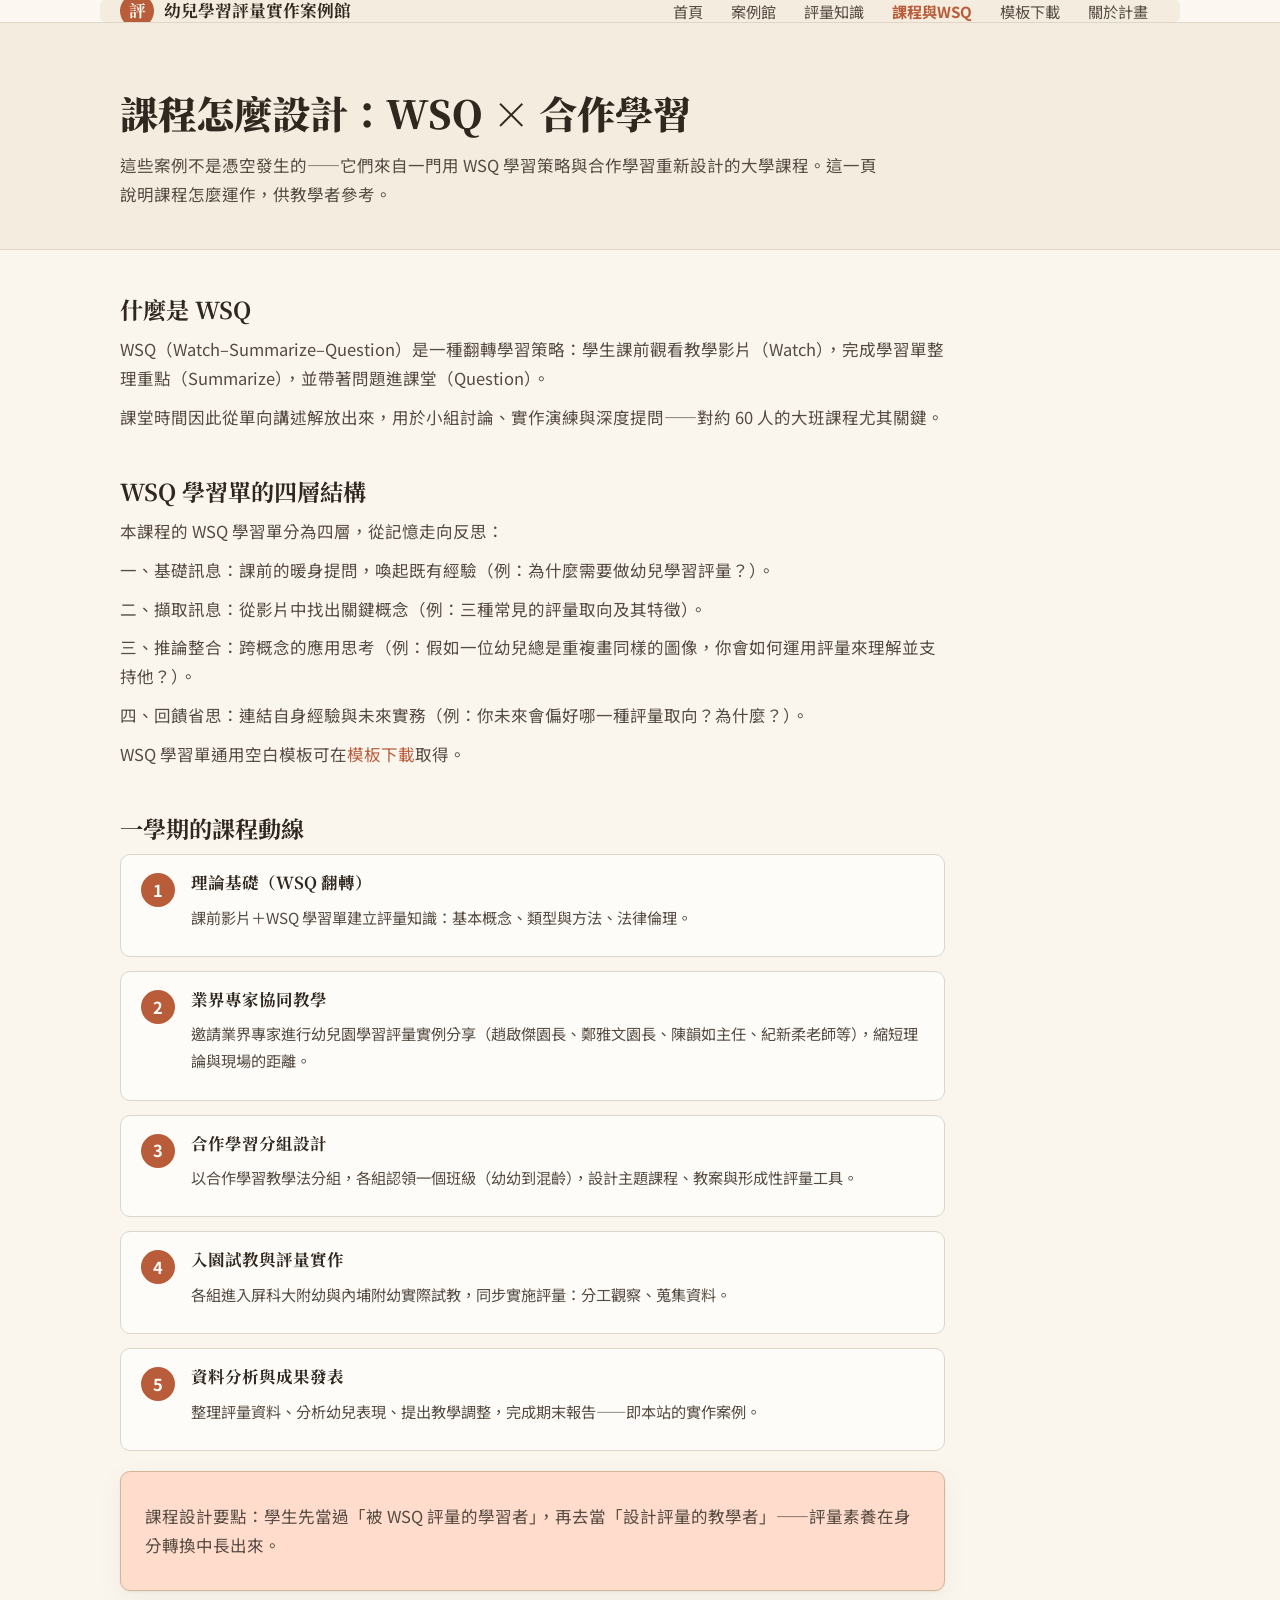
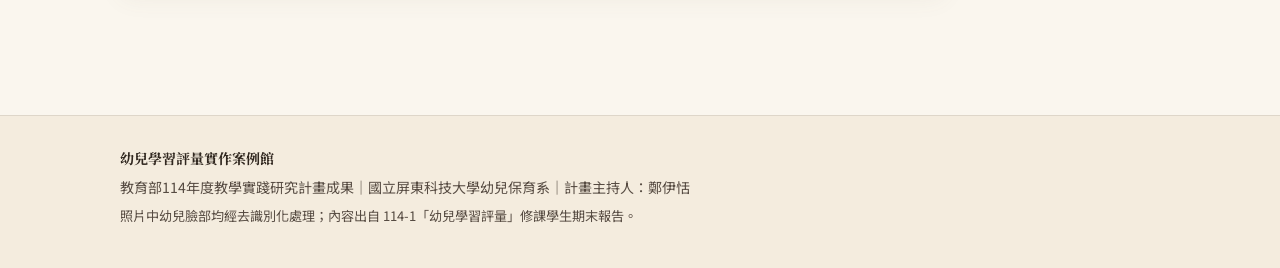
<file: wsq.html>
<!DOCTYPE html>
<html lang="zh-Hant" data-theme="a">
<head>
<meta charset="utf-8">
<meta name="viewport" content="width=device-width, initial-scale=1">
<title>課程與WSQ｜幼兒學習評量實作案例館</title>
<meta name="description" content="這些案例不是憑空發生的——它們來自一門用 WSQ 學習策略與合作學習重新設計的大學課程。這一頁說明課程怎麼運作，供教學者參考。">
<link rel="preconnect" href="https://fonts.googleapis.com">
<link href="https://fonts.googleapis.com/css2?family=Noto+Sans+TC:wght@400;500;700&family=Noto+Serif+TC:wght@600;700;900&display=swap" rel="stylesheet">
<link rel="stylesheet" href="assets/style.css">
<script>try{var t=localStorage.getItem('caseTheme');if(t)document.documentElement.dataset.theme=t;}catch(e){}</script>
</head>
<body><header class="topbar">
<div class="wrap bar">
<a class="brand" href="index.html"><span class="brand-mark">評</span><span class="brand-text">幼兒學習評量實作案例館</span></a>
<nav class="mainnav"><a href="index.html">首頁</a><a href="index.html#cases">案例館</a><a href="knowledge.html">評量知識</a><a href="wsq.html" class=on>課程與WSQ</a><a href="resources.html">模板下載</a><a href="about.html">關於計畫</a></nav>
<button class="navbtn" aria-label="選單" onclick="document.body.classList.toggle('navopen')"><span></span><span></span><span></span></button>
</div>
</header>
<section class="page-hero"><div class="wrap">
<h1>課程怎麼設計：WSQ × 合作學習</h1>
<p class="hero-intro">這些案例不是憑空發生的——它們來自一門用 WSQ 學習策略與合作學習重新設計的大學課程。這一頁說明課程怎麼運作，供教學者參考。</p>
</div></section>
<div class="wrap kn-body">
<section class="kn-sec"><h2 class="sec-title">什麼是 WSQ</h2><p>WSQ（Watch–Summarize–Question）是一種翻轉學習策略：學生課前觀看教學影片（Watch），完成學習單整理重點（Summarize），並帶著問題進課堂（Question）。</p><p>課堂時間因此從單向講述解放出來，用於小組討論、實作演練與深度提問——對約 60 人的大班課程尤其關鍵。</p></section>
<section class="kn-sec"><h2 class="sec-title">WSQ 學習單的四層結構</h2><p>本課程的 WSQ 學習單分為四層，從記憶走向反思：</p><p>一、基礎訊息：課前的暖身提問，喚起既有經驗（例：為什麼需要做幼兒學習評量？）。</p><p>二、擷取訊息：從影片中找出關鍵概念（例：三種常見的評量取向及其特徵）。</p><p>三、推論整合：跨概念的應用思考（例：假如一位幼兒總是重複畫同樣的圖像，你會如何運用評量來理解並支持他？）。</p><p>四、回饋省思：連結自身經驗與未來實務（例：你未來會偏好哪一種評量取向？為什麼？）。</p>
<p class="cta-line">WSQ 學習單通用空白模板可在<a href="resources.html">模板下載</a>取得。</p></section>
<section class="kn-sec"><h2 class="sec-title">一學期的課程動線</h2>
<div class="steps flow"><div class="step flow-step"><span class="flow-no">1</span><div><h4>理論基礎（WSQ 翻轉）</h4><p>課前影片＋WSQ 學習單建立評量知識：基本概念、類型與方法、法律倫理。</p></div></div><div class="step flow-step"><span class="flow-no">2</span><div><h4>業界專家協同教學</h4><p>邀請業界專家進行幼兒園學習評量實例分享（趙啟傑園長、鄭雅文園長、陳韻如主任、紀新柔老師等），縮短理論與現場的距離。</p></div></div><div class="step flow-step"><span class="flow-no">3</span><div><h4>合作學習分組設計</h4><p>以合作學習教學法分組，各組認領一個班級（幼幼到混齡），設計主題課程、教案與形成性評量工具。</p></div></div><div class="step flow-step"><span class="flow-no">4</span><div><h4>入園試教與評量實作</h4><p>各組進入屏科大附幼與內埔附幼實際試教，同步實施評量：分工觀察、蒐集資料。</p></div></div><div class="step flow-step"><span class="flow-no">5</span><div><h4>資料分析與成果發表</h4><p>整理評量資料、分析幼兒表現、提出教學調整，完成期末報告——即本站的實作案例。</p></div></div></div>
<div class="panel takeaway"><p>課程設計要點：學生先當過「被 WSQ 評量的學習者」，再去當「設計評量的教學者」——評量素養在身分轉換中長出來。</p></div>
</section>
</div>
<footer class="foot">
<div class="wrap">
<p class="foot-title">幼兒學習評量實作案例館</p>
<p>教育部114年度教學實踐研究計畫成果｜國立屏東科技大學幼兒保育系｜計畫主持人：鄭伊恬</p>
<p class="foot-note">照片中幼兒臉部均經去識別化處理；內容出自 114-1「幼兒學習評量」修課學生期末報告。</p>
</div>
</footer>
<script src="assets/site.js"></script>
</body></html>
</file>
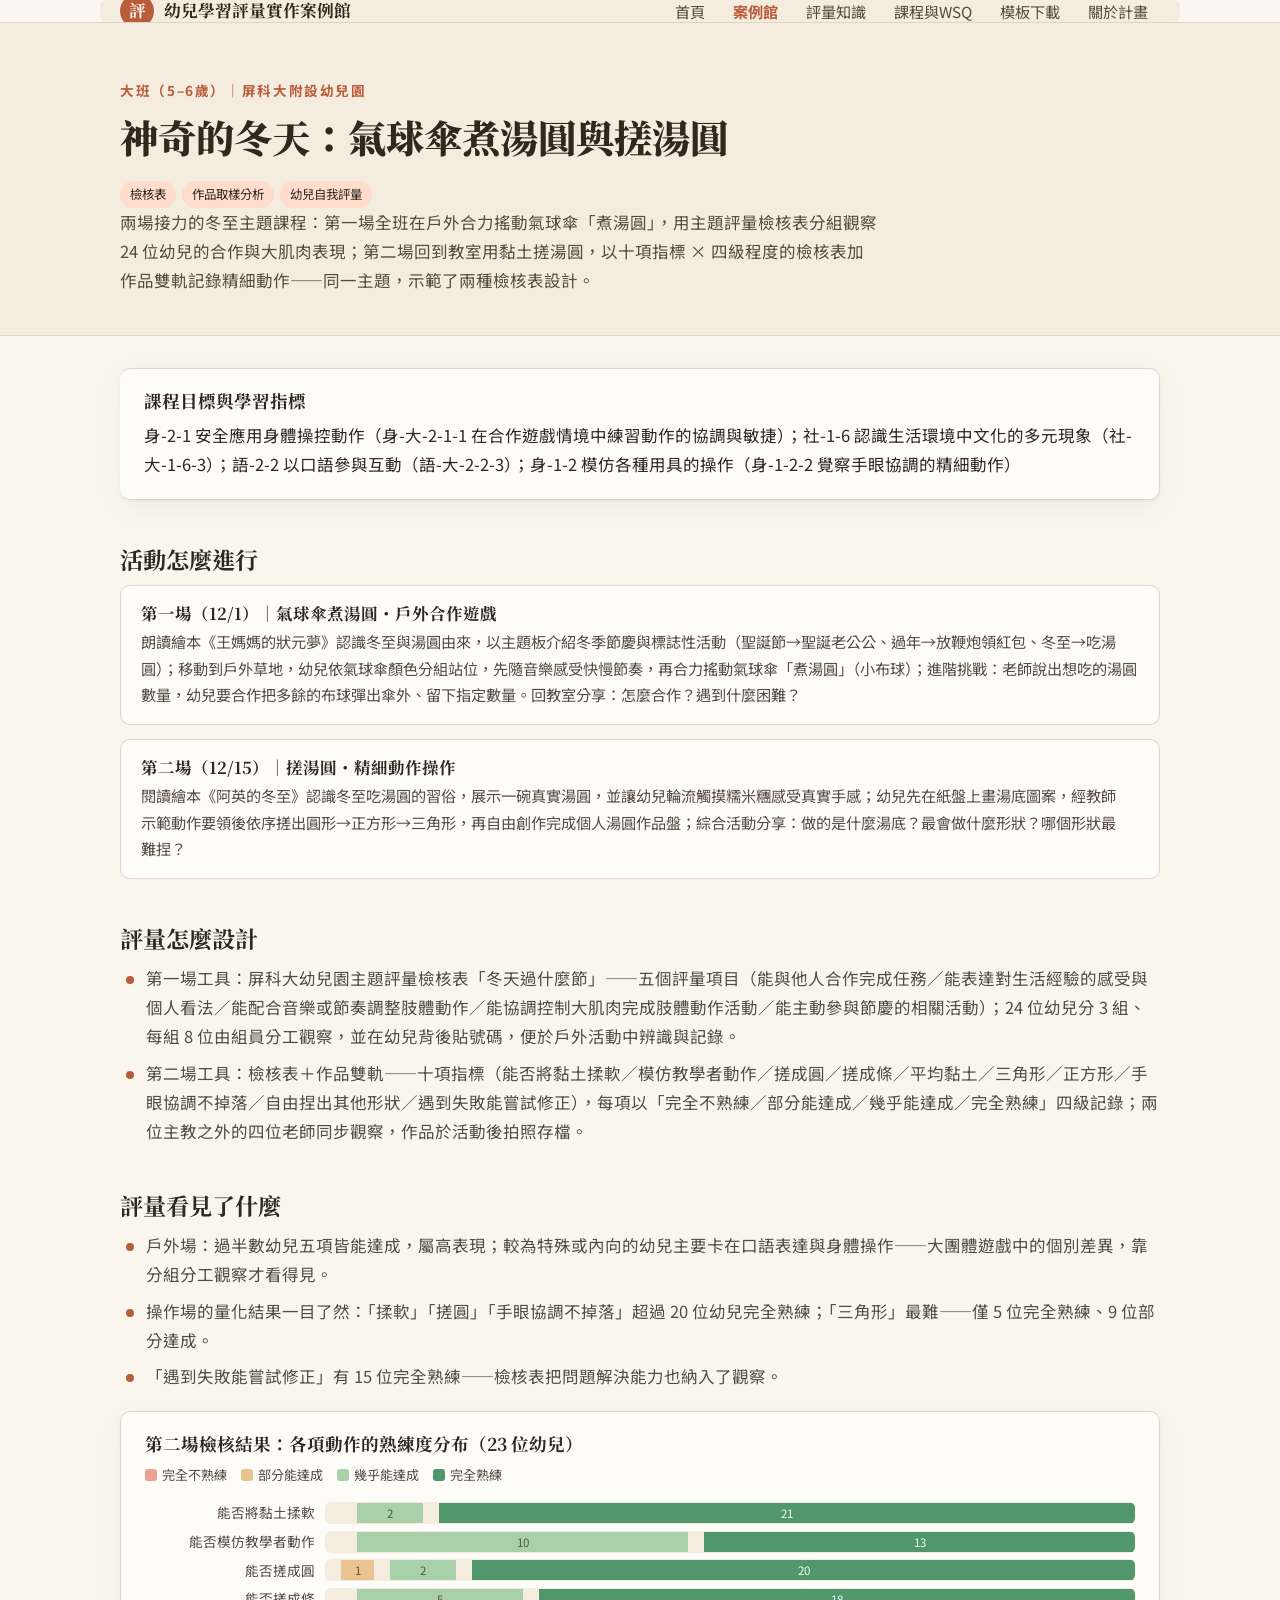
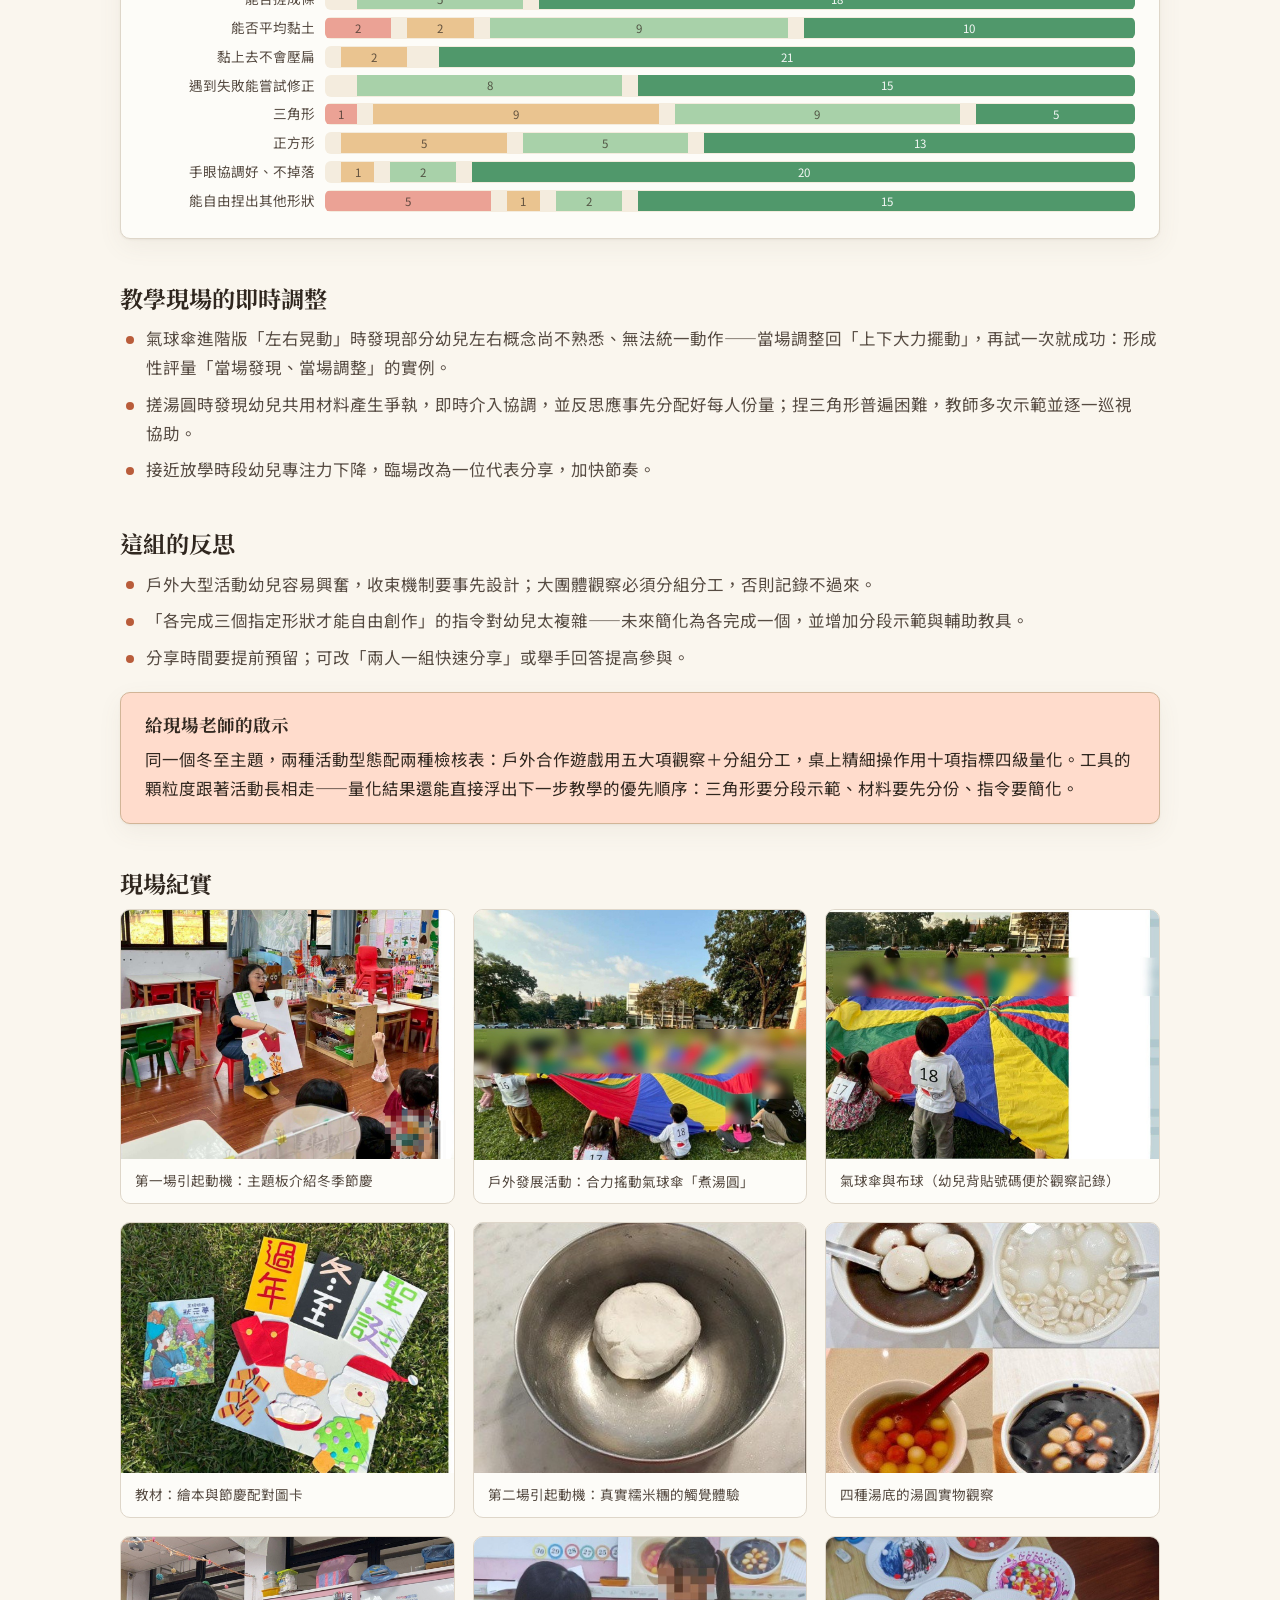
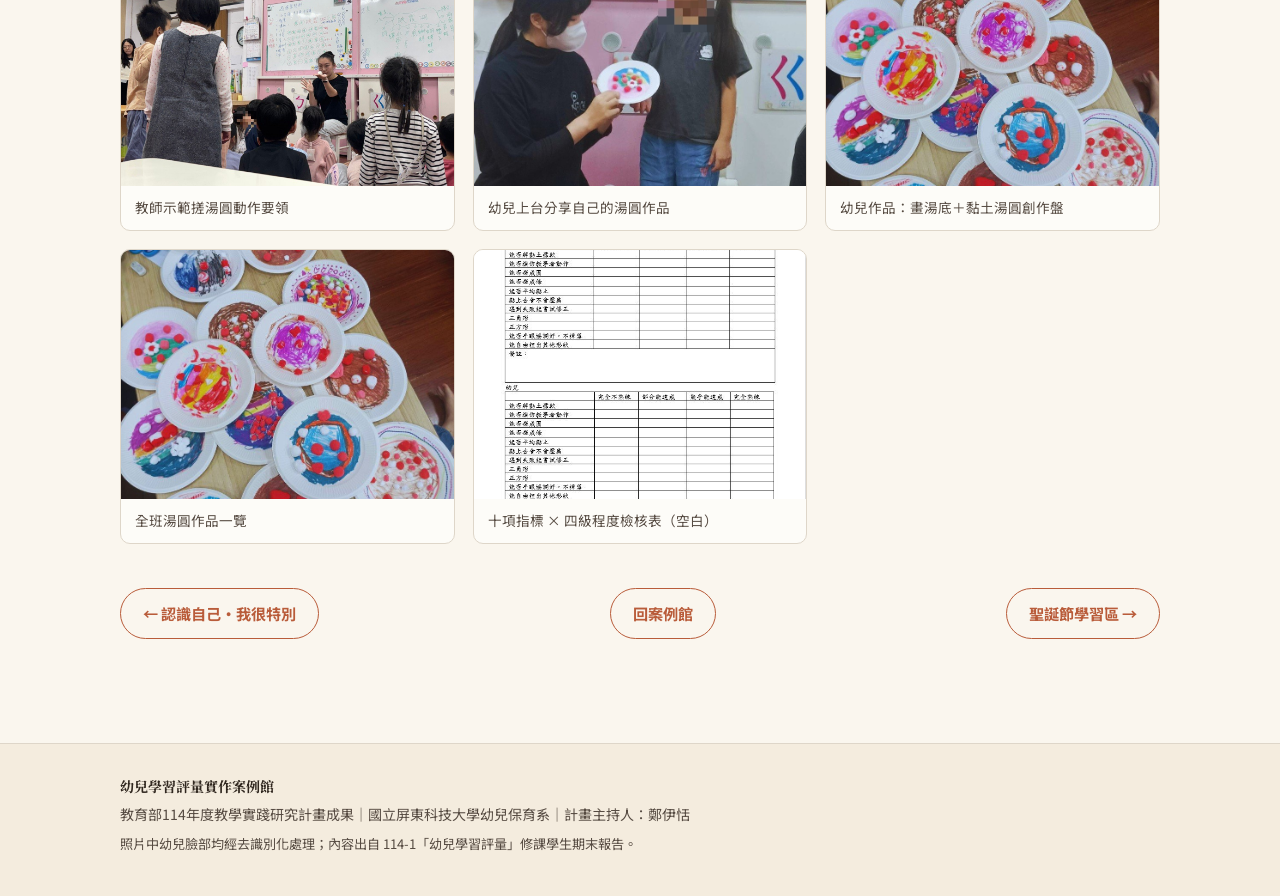
<file: cases/big.html>
<!DOCTYPE html>
<html lang="zh-Hant" data-theme="a">
<head>
<meta charset="utf-8">
<meta name="viewport" content="width=device-width, initial-scale=1">
<title>神奇的冬天：氣球傘煮湯圓與搓湯圓（大班（5–6歲））｜幼兒學習評量實作案例館</title>
<meta name="description" content="兩場接力的冬至主題課程：第一場全班在戶外合力搖動氣球傘「煮湯圓」，用主題評量檢核表分組觀察 24 位幼兒的合作與大肌肉表現；第二場回到教室用黏土搓湯圓，以十項指標 × 四級程度的檢核表加作品雙軌記錄精細動作——同一主題，示範了兩種檢核表設計。">
<link rel="preconnect" href="https://fonts.googleapis.com">
<link href="https://fonts.googleapis.com/css2?family=Noto+Sans+TC:wght@400;500;700&family=Noto+Serif+TC:wght@600;700;900&display=swap" rel="stylesheet">
<link rel="stylesheet" href="../assets/style.css">
<script>try{var t=localStorage.getItem('caseTheme');if(t)document.documentElement.dataset.theme=t;}catch(e){}</script>
</head>
<body><header class="topbar">
<div class="wrap bar">
<a class="brand" href="../index.html"><span class="brand-mark">評</span><span class="brand-text">幼兒學習評量實作案例館</span></a>
<nav class="mainnav"><a href="../index.html">首頁</a><a href="../index.html#cases" class=on>案例館</a><a href="../knowledge.html">評量知識</a><a href="../wsq.html">課程與WSQ</a><a href="../resources.html">模板下載</a><a href="../about.html">關於計畫</a></nav>
<button class="navbtn" aria-label="選單" onclick="document.body.classList.toggle('navopen')"><span></span><span></span><span></span></button>
</div>
</header>
<section class="case-hero">
<div class="wrap">
<p class="hero-kicker">大班（5–6歲）｜屏科大附設幼兒園</p>
<h1>神奇的冬天：氣球傘煮湯圓與搓湯圓</h1>
<div class="tags"><span class="tag">檢核表</span><span class="tag">作品取樣分析</span><span class="tag">幼兒自我評量</span></div>
<p class="hero-intro">兩場接力的冬至主題課程：第一場全班在戶外合力搖動氣球傘「煮湯圓」，用主題評量檢核表分組觀察 24 位幼兒的合作與大肌肉表現；第二場回到教室用黏土搓湯圓，以十項指標 × 四級程度的檢核表加作品雙軌記錄精細動作——同一主題，示範了兩種檢核表設計。</p>
</div>
</section>
<div class="wrap case-body">
<div class="panel goal"><h3>課程目標與學習指標</h3><p>身-2-1 安全應用身體操控動作（身-大-2-1-1 在合作遊戲情境中練習動作的協調與敏捷）；社-1-6 認識生活環境中文化的多元現象（社-大-1-6-3）；語-2-2 以口語參與互動（語-大-2-2-3）；身-1-2 模仿各種用具的操作（身-1-2-2 覺察手眼協調的精細動作）</p></div>
<h2 class="sec-title">活動怎麼進行</h2>
<div class="steps"><div class="step"><h4>第一場（12/1）｜氣球傘煮湯圓・戶外合作遊戲</h4><p>朗讀繪本《王媽媽的狀元夢》認識冬至與湯圓由來，以主題板介紹冬季節慶與標誌性活動（聖誕節→聖誕老公公、過年→放鞭炮領紅包、冬至→吃湯圓）；移動到戶外草地，幼兒依氣球傘顏色分組站位，先隨音樂感受快慢節奏，再合力搖動氣球傘「煮湯圓」（小布球）；進階挑戰：老師說出想吃的湯圓數量，幼兒要合作把多餘的布球彈出傘外、留下指定數量。回教室分享：怎麼合作？遇到什麼困難？</p></div><div class="step"><h4>第二場（12/15）｜搓湯圓・精細動作操作</h4><p>閱讀繪本《阿英的冬至》認識冬至吃湯圓的習俗，展示一碗真實湯圓，並讓幼兒輪流觸摸糯米糰感受真實手感；幼兒先在紙盤上畫湯底圖案，經教師示範動作要領後依序搓出圓形→正方形→三角形，再自由創作完成個人湯圓作品盤；綜合活動分享：做的是什麼湯底？最會做什麼形狀？哪個形狀最難捏？</p></div></div>
<h2 class="sec-title">評量怎麼設計</h2>
<ul class="nice"><li>第一場工具：屏科大幼兒園主題評量檢核表「冬天過什麼節」——五個評量項目（能與他人合作完成任務／能表達對生活經驗的感受與個人看法／能配合音樂或節奏調整肢體動作／能協調控制大肌肉完成肢體動作活動／能主動參與節慶的相關活動）；24 位幼兒分 3 組、每組 8 位由組員分工觀察，並在幼兒背後貼號碼，便於戶外活動中辨識與記錄。</li><li>第二場工具：檢核表＋作品雙軌——十項指標（能否將黏土揉軟／模仿教學者動作／搓成圓／搓成條／平均黏土／三角形／正方形／手眼協調不掉落／自由捏出其他形狀／遇到失敗能嘗試修正），每項以「完全不熟練／部分能達成／幾乎能達成／完全熟練」四級記錄；兩位主教之外的四位老師同步觀察，作品於活動後拍照存檔。</li></ul>
<h2 class="sec-title">評量看見了什麼</h2>
<ul class="nice"><li>戶外場：過半數幼兒五項皆能達成，屬高表現；較為特殊或內向的幼兒主要卡在口語表達與身體操作——大團體遊戲中的個別差異，靠分組分工觀察才看得見。</li><li>操作場的量化結果一目了然：「揉軟」「搓圓」「手眼協調不掉落」超過 20 位幼兒完全熟練；「三角形」最難——僅 5 位完全熟練、9 位部分達成。</li><li>「遇到失敗能嘗試修正」有 15 位完全熟練——檢核表把問題解決能力也納入了觀察。</li></ul>
<div class="panel chart">
<h3>第二場檢核結果：各項動作的熟練度分布（23 位幼兒）</h3>
<div class="legend"><span class="lg"><i class="seg s0"></i>完全不熟練</span><span class="lg"><i class="seg s1"></i>部分能達成</span><span class="lg"><i class="seg s2"></i>幾乎能達成</span><span class="lg"><i class="seg s3"></i>完全熟練</span></div>
<div class="bar-row"><span class="bar-label">能否將黏土揉軟</span><span class="bar"><span class="seg s0" style="flex:0 0 0%" title="完全不熟練：0人"></span><span class="seg s1" style="flex:0 0 0%" title="部分能達成：0人"></span><span class="seg s2" style="flex:2 2 0%" title="幾乎能達成：2人">2</span><span class="seg s3" style="flex:21 21 0%" title="完全熟練：21人">21</span></span></div><div class="bar-row"><span class="bar-label">能否模仿教學者動作</span><span class="bar"><span class="seg s0" style="flex:0 0 0%" title="完全不熟練：0人"></span><span class="seg s1" style="flex:0 0 0%" title="部分能達成：0人"></span><span class="seg s2" style="flex:10 10 0%" title="幾乎能達成：10人">10</span><span class="seg s3" style="flex:13 13 0%" title="完全熟練：13人">13</span></span></div><div class="bar-row"><span class="bar-label">能否搓成圓</span><span class="bar"><span class="seg s0" style="flex:0 0 0%" title="完全不熟練：0人"></span><span class="seg s1" style="flex:1 1 0%" title="部分能達成：1人">1</span><span class="seg s2" style="flex:2 2 0%" title="幾乎能達成：2人">2</span><span class="seg s3" style="flex:20 20 0%" title="完全熟練：20人">20</span></span></div><div class="bar-row"><span class="bar-label">能否搓成條</span><span class="bar"><span class="seg s0" style="flex:0 0 0%" title="完全不熟練：0人"></span><span class="seg s1" style="flex:0 0 0%" title="部分能達成：0人"></span><span class="seg s2" style="flex:5 5 0%" title="幾乎能達成：5人">5</span><span class="seg s3" style="flex:18 18 0%" title="完全熟練：18人">18</span></span></div><div class="bar-row"><span class="bar-label">能否平均黏土</span><span class="bar"><span class="seg s0" style="flex:2 2 0%" title="完全不熟練：2人">2</span><span class="seg s1" style="flex:2 2 0%" title="部分能達成：2人">2</span><span class="seg s2" style="flex:9 9 0%" title="幾乎能達成：9人">9</span><span class="seg s3" style="flex:10 10 0%" title="完全熟練：10人">10</span></span></div><div class="bar-row"><span class="bar-label">黏上去不會壓扁</span><span class="bar"><span class="seg s0" style="flex:0 0 0%" title="完全不熟練：0人"></span><span class="seg s1" style="flex:2 2 0%" title="部分能達成：2人">2</span><span class="seg s2" style="flex:0 0 0%" title="幾乎能達成：0人"></span><span class="seg s3" style="flex:21 21 0%" title="完全熟練：21人">21</span></span></div><div class="bar-row"><span class="bar-label">遇到失敗能嘗試修正</span><span class="bar"><span class="seg s0" style="flex:0 0 0%" title="完全不熟練：0人"></span><span class="seg s1" style="flex:0 0 0%" title="部分能達成：0人"></span><span class="seg s2" style="flex:8 8 0%" title="幾乎能達成：8人">8</span><span class="seg s3" style="flex:15 15 0%" title="完全熟練：15人">15</span></span></div><div class="bar-row"><span class="bar-label">三角形</span><span class="bar"><span class="seg s0" style="flex:1 1 0%" title="完全不熟練：1人">1</span><span class="seg s1" style="flex:9 9 0%" title="部分能達成：9人">9</span><span class="seg s2" style="flex:9 9 0%" title="幾乎能達成：9人">9</span><span class="seg s3" style="flex:5 5 0%" title="完全熟練：5人">5</span></span></div><div class="bar-row"><span class="bar-label">正方形</span><span class="bar"><span class="seg s0" style="flex:0 0 0%" title="完全不熟練：0人"></span><span class="seg s1" style="flex:5 5 0%" title="部分能達成：5人">5</span><span class="seg s2" style="flex:5 5 0%" title="幾乎能達成：5人">5</span><span class="seg s3" style="flex:13 13 0%" title="完全熟練：13人">13</span></span></div><div class="bar-row"><span class="bar-label">手眼協調好、不掉落</span><span class="bar"><span class="seg s0" style="flex:0 0 0%" title="完全不熟練：0人"></span><span class="seg s1" style="flex:1 1 0%" title="部分能達成：1人">1</span><span class="seg s2" style="flex:2 2 0%" title="幾乎能達成：2人">2</span><span class="seg s3" style="flex:20 20 0%" title="完全熟練：20人">20</span></span></div><div class="bar-row"><span class="bar-label">能自由捏出其他形狀</span><span class="bar"><span class="seg s0" style="flex:5 5 0%" title="完全不熟練：5人">5</span><span class="seg s1" style="flex:1 1 0%" title="部分能達成：1人">1</span><span class="seg s2" style="flex:2 2 0%" title="幾乎能達成：2人">2</span><span class="seg s3" style="flex:15 15 0%" title="完全熟練：15人">15</span></span></div>
</div>
<h2 class="sec-title">教學現場的即時調整</h2>
<ul class="nice"><li>氣球傘進階版「左右晃動」時發現部分幼兒左右概念尚不熟悉、無法統一動作——當場調整回「上下大力擺動」，再試一次就成功：形成性評量「當場發現、當場調整」的實例。</li><li>搓湯圓時發現幼兒共用材料產生爭執，即時介入協調，並反思應事先分配好每人份量；捏三角形普遍困難，教師多次示範並逐一巡視協助。</li><li>接近放學時段幼兒專注力下降，臨場改為一位代表分享，加快節奏。</li></ul>
<h2 class="sec-title">這組的反思</h2>
<ul class="nice"><li>戶外大型活動幼兒容易興奮，收束機制要事先設計；大團體觀察必須分組分工，否則記錄不過來。</li><li>「各完成三個指定形狀才能自由創作」的指令對幼兒太複雜——未來簡化為各完成一個，並增加分段示範與輔助教具。</li><li>分享時間要提前預留；可改「兩人一組快速分享」或舉手回答提高參與。</li></ul>
<div class="panel takeaway"><h3>給現場老師的啟示</h3><p>同一個冬至主題，兩種活動型態配兩種檢核表：戶外合作遊戲用五大項觀察＋分組分工，桌上精細操作用十項指標四級量化。工具的顆粒度跟著活動長相走——量化結果還能直接浮出下一步教學的優先順序：三角形要分段示範、材料要先分份、指令要簡化。</p></div>
<h2 class="sec-title">現場紀實</h2>
<div class="gallery"><figure class="shot "><img loading="lazy" src="../assets/img/big/act-intro.jpg" alt="第一場引起動機：主題板介紹冬季節慶"><figcaption>第一場引起動機：主題板介紹冬季節慶</figcaption></figure><figure class="shot "><img loading="lazy" src="../assets/img/big/act-parachute.jpg" alt="戶外發展活動：合力搖動氣球傘「煮湯圓」"><figcaption>戶外發展活動：合力搖動氣球傘「煮湯圓」</figcaption></figure><figure class="shot "><img loading="lazy" src="../assets/img/big/tool-parachute.jpg" alt="氣球傘與布球（幼兒背貼號碼便於觀察記錄）"><figcaption>氣球傘與布球（幼兒背貼號碼便於觀察記錄）</figcaption></figure><figure class="shot "><img loading="lazy" src="../assets/img/big/tool-cards.jpg" alt="教材：繪本與節慶配對圖卡"><figcaption>教材：繪本與節慶配對圖卡</figcaption></figure><figure class="shot "><img loading="lazy" src="../assets/img/big/tool-dough.jpg" alt="第二場引起動機：真實糯米糰的觸覺體驗"><figcaption>第二場引起動機：真實糯米糰的觸覺體驗</figcaption></figure><figure class="shot "><img loading="lazy" src="../assets/img/big/tool-tangyuan.jpg" alt="四種湯底的湯圓實物觀察"><figcaption>四種湯底的湯圓實物觀察</figcaption></figure><figure class="shot "><img loading="lazy" src="../assets/img/big/act-demo.jpg" alt="教師示範搓湯圓動作要領"><figcaption>教師示範搓湯圓動作要領</figcaption></figure><figure class="shot "><img loading="lazy" src="../assets/img/big/act-share.jpg" alt="幼兒上台分享自己的湯圓作品"><figcaption>幼兒上台分享自己的湯圓作品</figcaption></figure><figure class="shot "><img loading="lazy" src="../assets/img/big/work-plates.jpg" alt="幼兒作品：畫湯底＋黏土湯圓創作盤"><figcaption>幼兒作品：畫湯底＋黏土湯圓創作盤</figcaption></figure><figure class="shot "><img loading="lazy" src="../assets/img/big/work-plates2.jpg" alt="全班湯圓作品一覽"><figcaption>全班湯圓作品一覽</figcaption></figure><figure class="shot "><img loading="lazy" src="../assets/img/big/form-blank.jpg" alt="十項指標 × 四級程度檢核表（空白）"><figcaption>十項指標 × 四級程度檢核表（空白）</figcaption></figure></div>
<div class="case-nav"><a class="btn ghost" href="middle.html">← 認識自己・我很特別</a><a class="btn ghost" href="../index.html#cases">回案例館</a><a class="btn ghost" href="neipu.html">聖誕節學習區 →</a></div>
</div>
<footer class="foot">
<div class="wrap">
<p class="foot-title">幼兒學習評量實作案例館</p>
<p>教育部114年度教學實踐研究計畫成果｜國立屏東科技大學幼兒保育系｜計畫主持人：鄭伊恬</p>
<p class="foot-note">照片中幼兒臉部均經去識別化處理；內容出自 114-1「幼兒學習評量」修課學生期末報告。</p>
</div>
</footer>
<script src="../assets/site.js"></script>
</body></html>
</file>
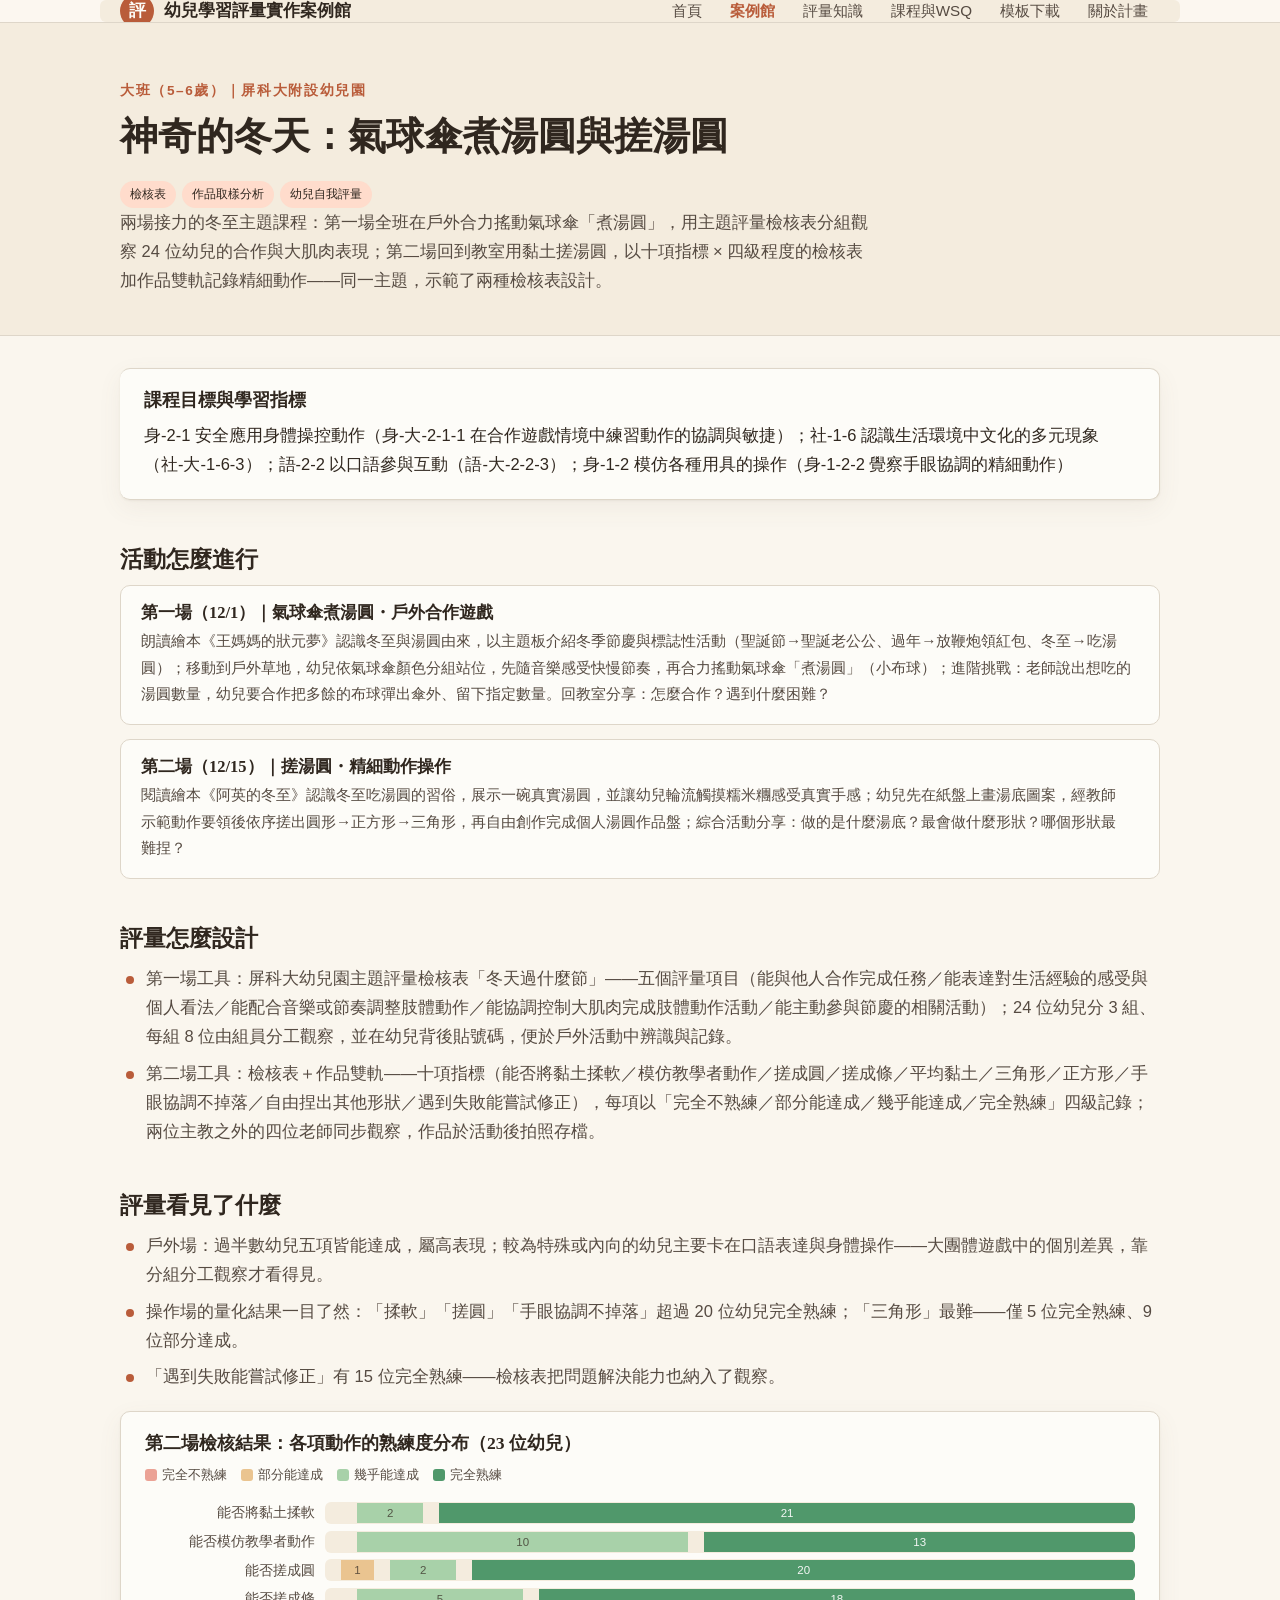
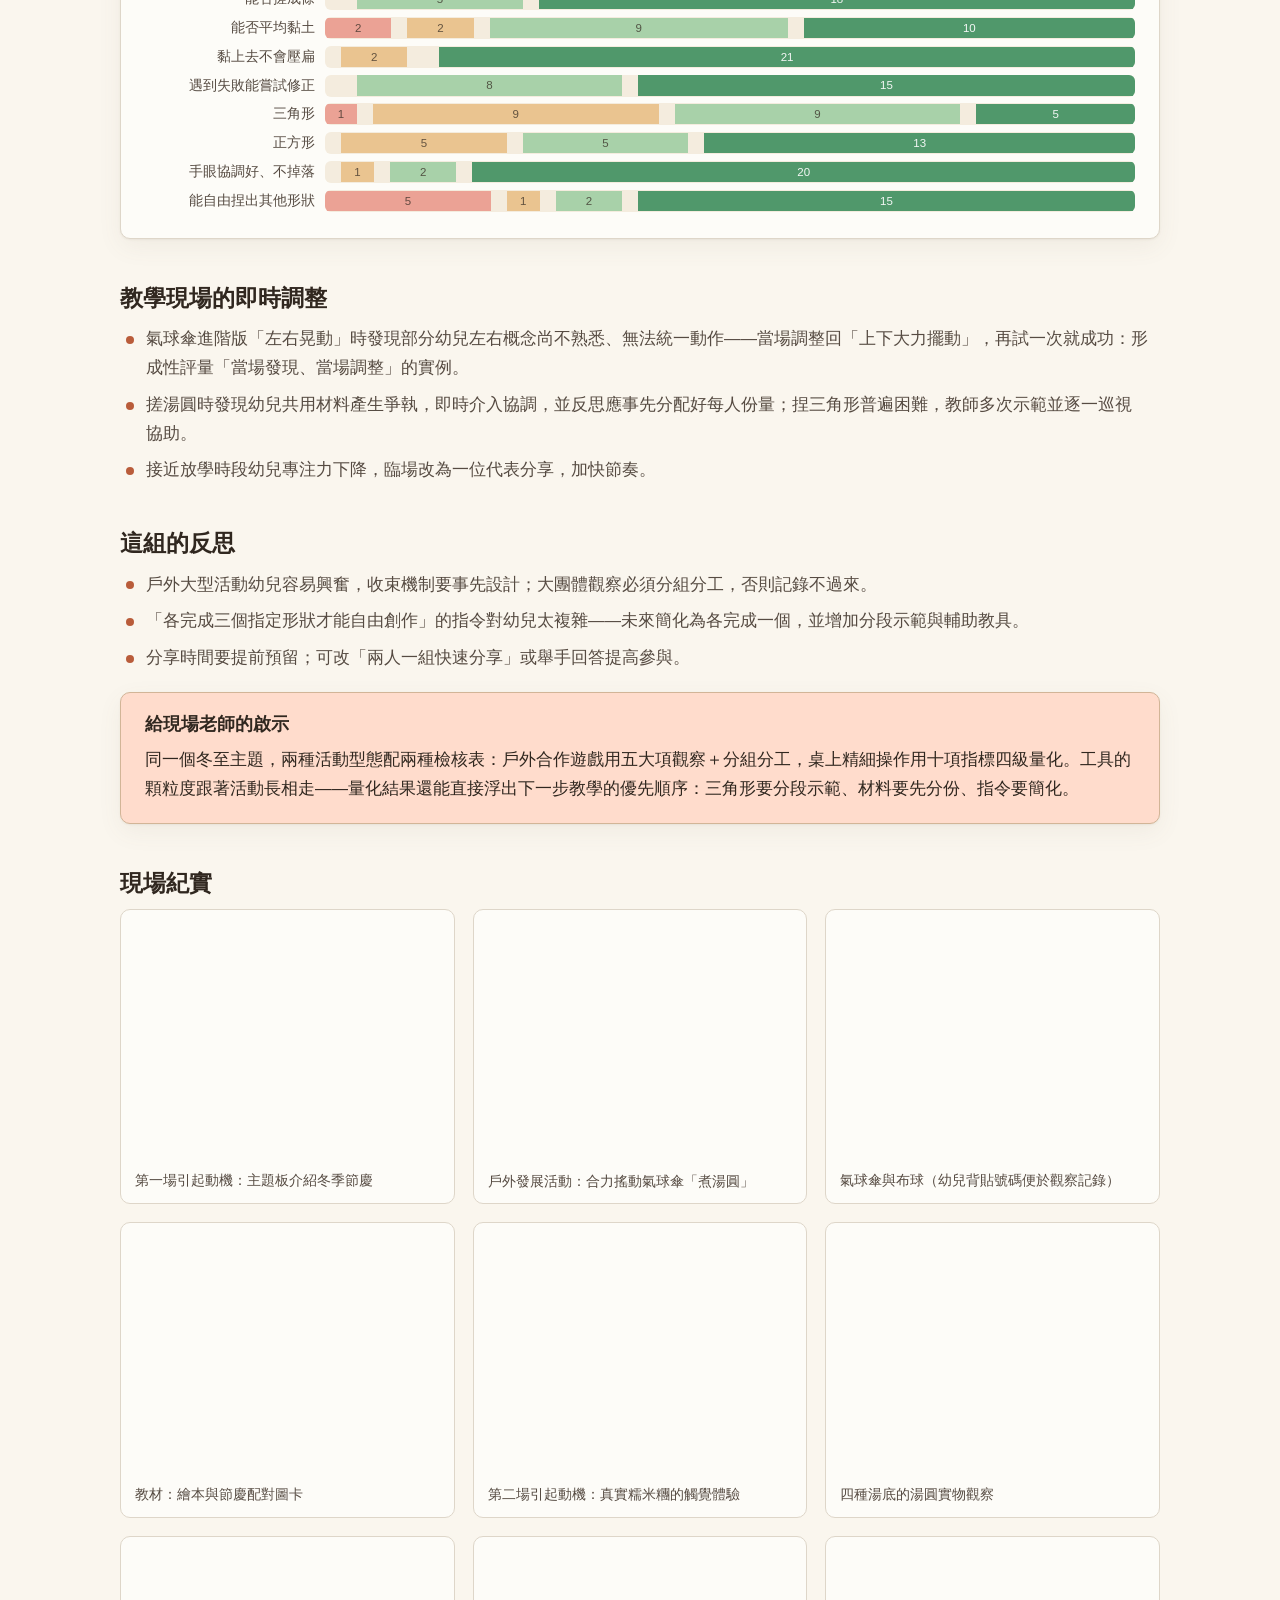
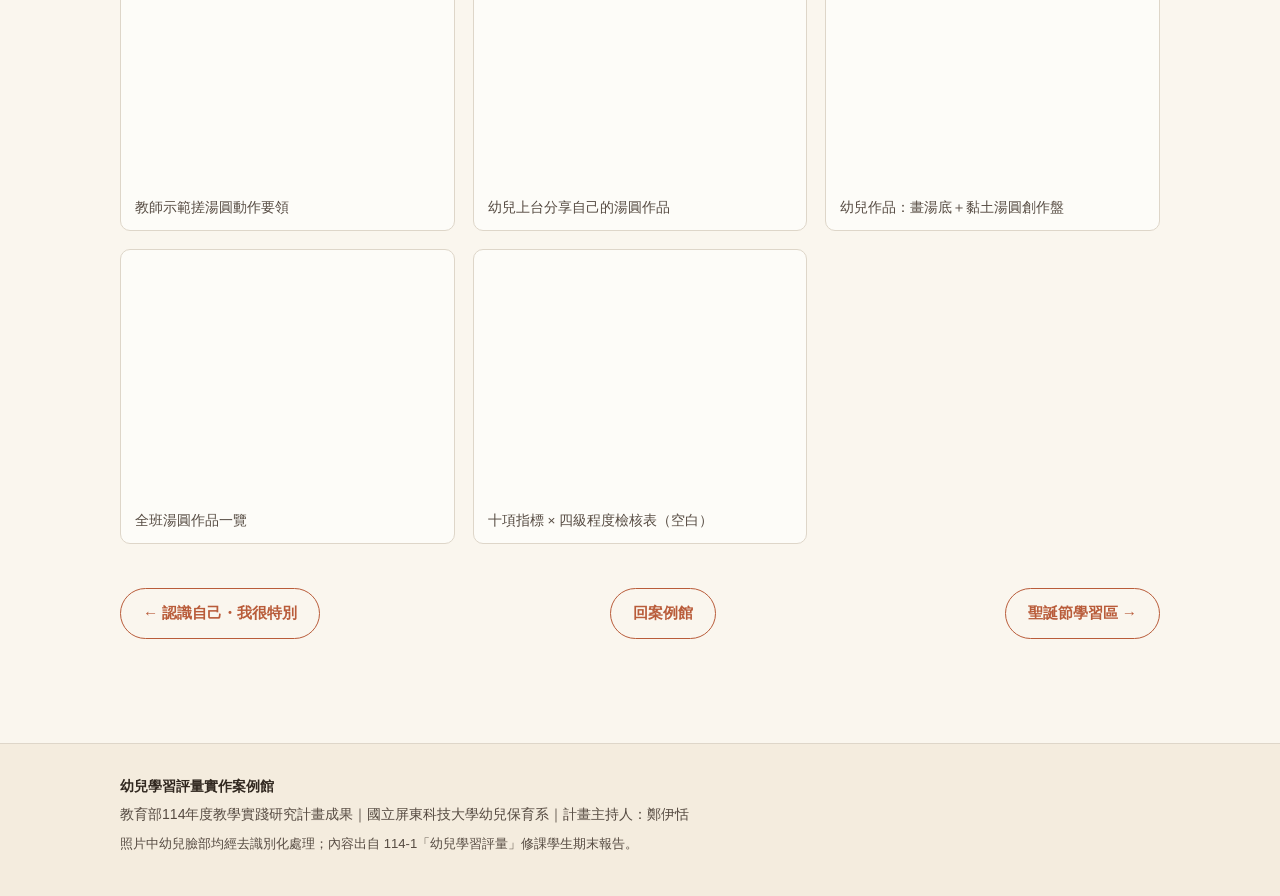
<file: cases/biga.html>
<!DOCTYPE html><html lang="zh-Hant"><head><meta charset="utf-8"><meta http-equiv="refresh" content="0; url=big.html"><title>頁面已合併</title></head><body><p>本案例已與另一場大班試教合併，<a href="big.html">點此前往</a>。</p></body></html>
</file>
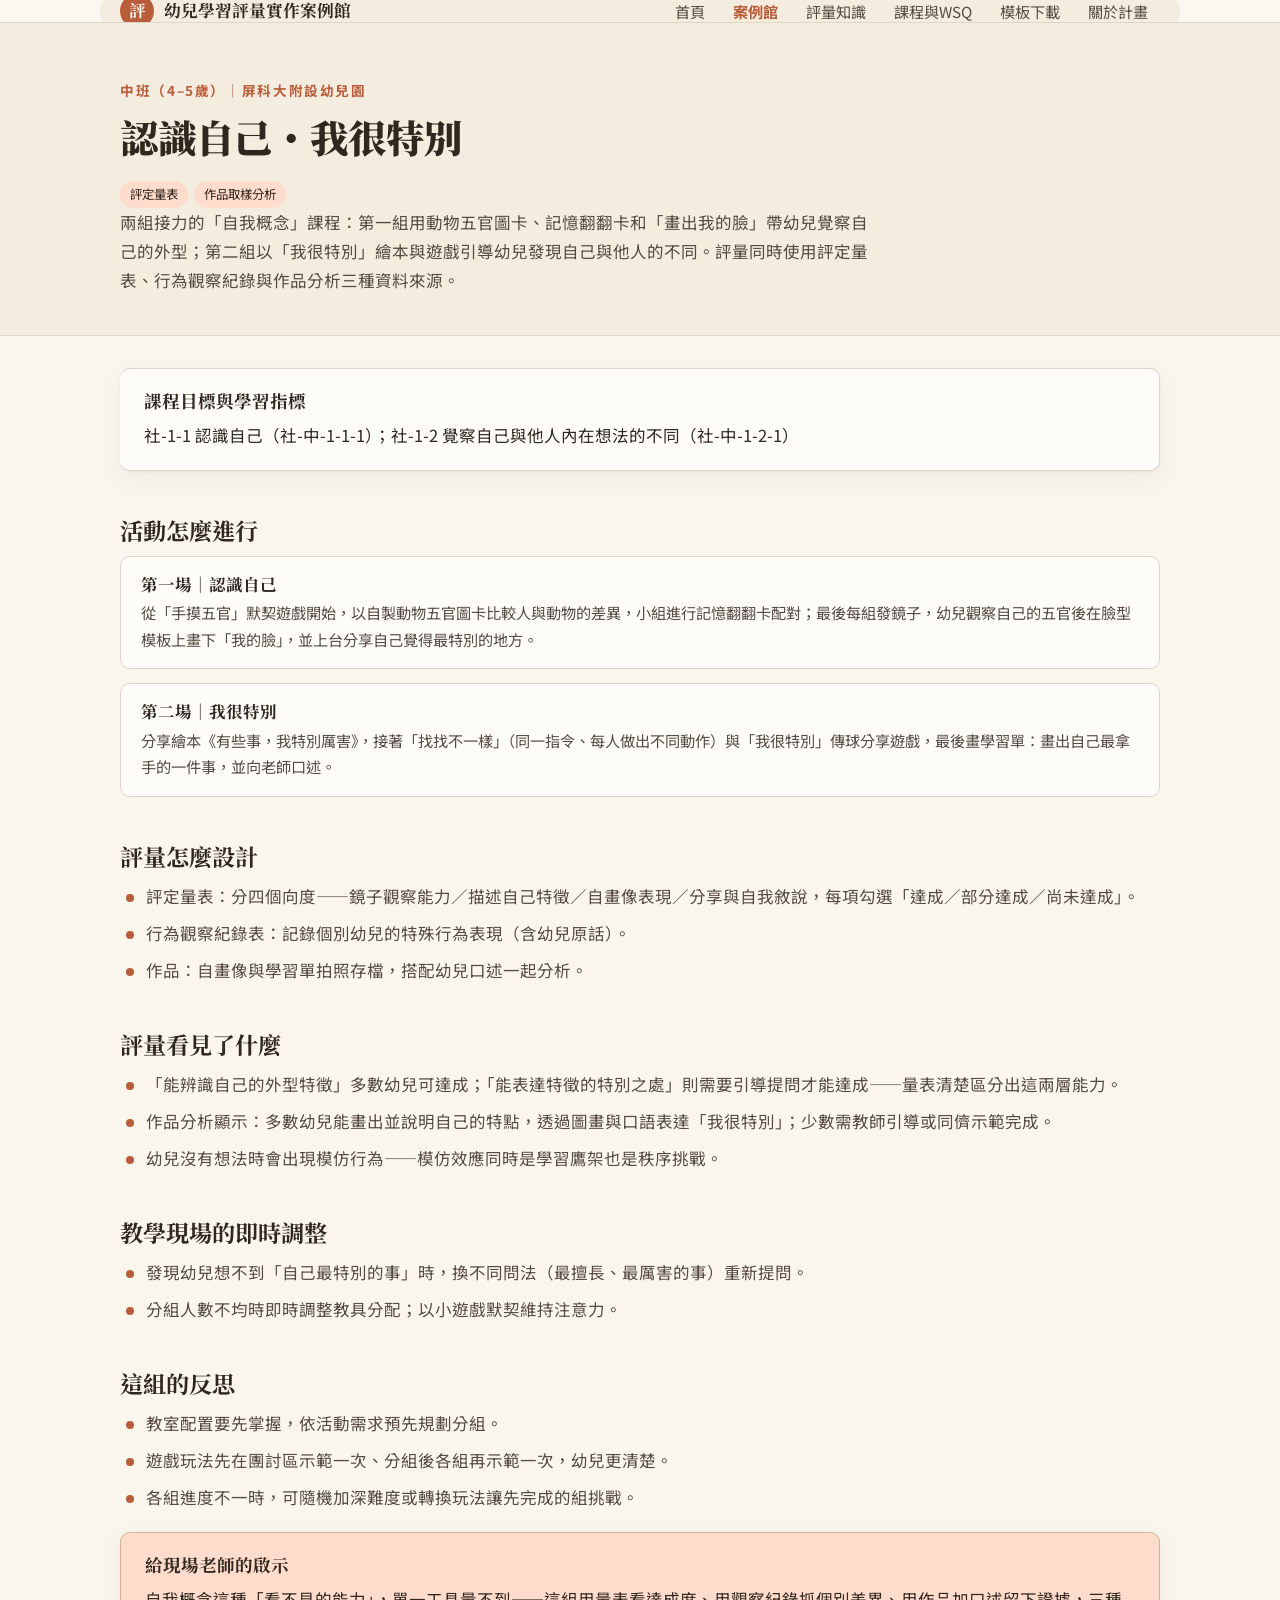
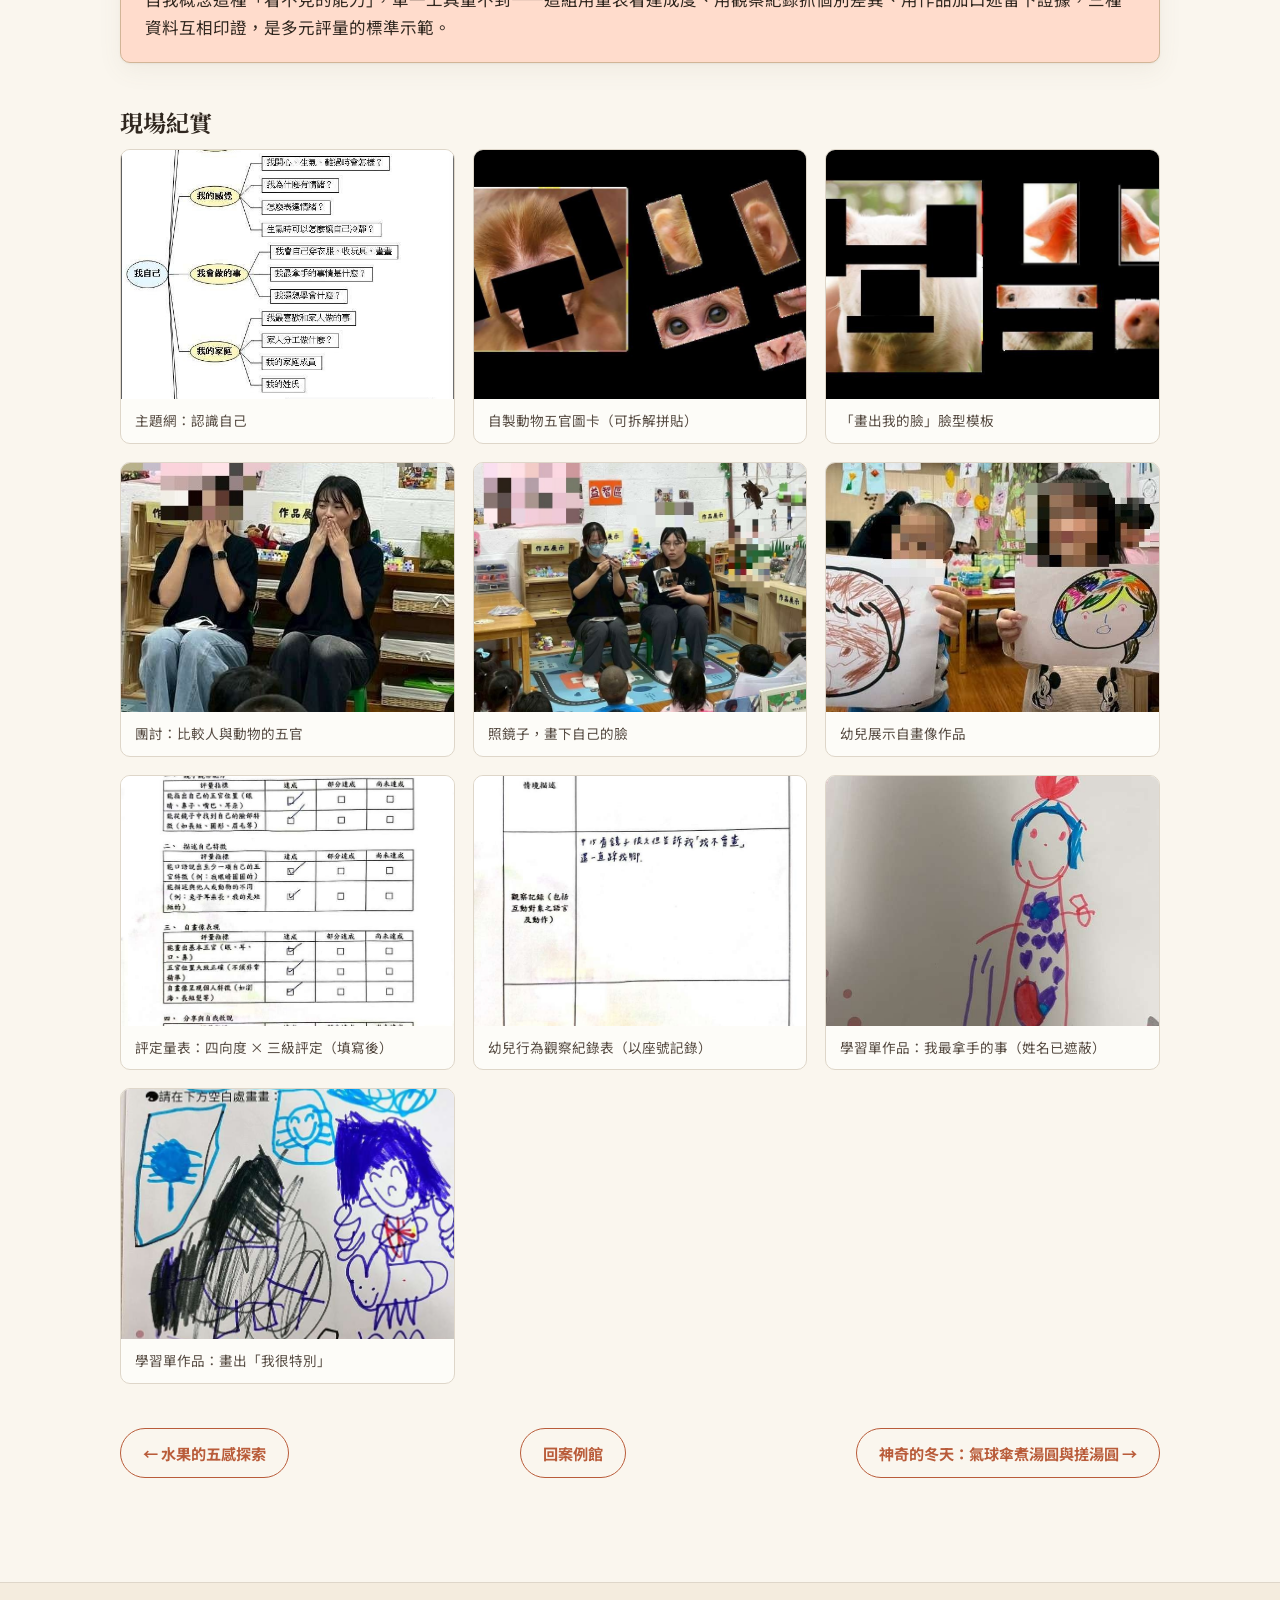
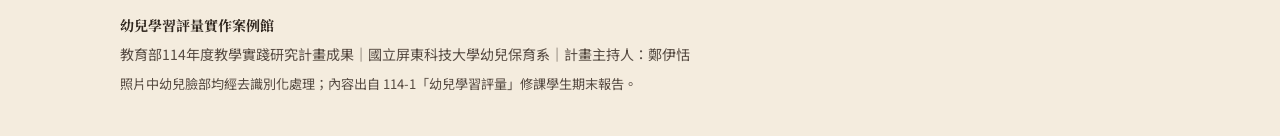
<file: cases/middle.html>
<!DOCTYPE html>
<html lang="zh-Hant" data-theme="a">
<head>
<meta charset="utf-8">
<meta name="viewport" content="width=device-width, initial-scale=1">
<title>認識自己・我很特別（中班（4–5歲））｜幼兒學習評量實作案例館</title>
<meta name="description" content="兩組接力的「自我概念」課程：第一組用動物五官圖卡、記憶翻翻卡和「畫出我的臉」帶幼兒覺察自己的外型；第二組以「我很特別」繪本與遊戲引導幼兒發現自己與他人的不同。評量同時使用評定量表、行為觀察紀錄與作品分析三種資料來源。">
<link rel="preconnect" href="https://fonts.googleapis.com">
<link href="https://fonts.googleapis.com/css2?family=Noto+Sans+TC:wght@400;500;700&family=Noto+Serif+TC:wght@600;700;900&display=swap" rel="stylesheet">
<link rel="stylesheet" href="../assets/style.css">
<script>try{var t=localStorage.getItem('caseTheme');if(t)document.documentElement.dataset.theme=t;}catch(e){}</script>
</head>
<body><header class="topbar">
<div class="wrap bar">
<a class="brand" href="../index.html"><span class="brand-mark">評</span><span class="brand-text">幼兒學習評量實作案例館</span></a>
<nav class="mainnav"><a href="../index.html">首頁</a><a href="../index.html#cases" class=on>案例館</a><a href="../knowledge.html">評量知識</a><a href="../wsq.html">課程與WSQ</a><a href="../resources.html">模板下載</a><a href="../about.html">關於計畫</a></nav>
<button class="navbtn" aria-label="選單" onclick="document.body.classList.toggle('navopen')"><span></span><span></span><span></span></button>
</div>
</header>
<section class="case-hero">
<div class="wrap">
<p class="hero-kicker">中班（4–5歲）｜屏科大附設幼兒園</p>
<h1>認識自己・我很特別</h1>
<div class="tags"><span class="tag">評定量表</span><span class="tag">作品取樣分析</span></div>
<p class="hero-intro">兩組接力的「自我概念」課程：第一組用動物五官圖卡、記憶翻翻卡和「畫出我的臉」帶幼兒覺察自己的外型；第二組以「我很特別」繪本與遊戲引導幼兒發現自己與他人的不同。評量同時使用評定量表、行為觀察紀錄與作品分析三種資料來源。</p>
</div>
</section>
<div class="wrap case-body">
<div class="panel goal"><h3>課程目標與學習指標</h3><p>社-1-1 認識自己（社-中-1-1-1）；社-1-2 覺察自己與他人內在想法的不同（社-中-1-2-1）</p></div>
<h2 class="sec-title">活動怎麼進行</h2>
<div class="steps"><div class="step"><h4>第一場｜認識自己</h4><p>從「手摸五官」默契遊戲開始，以自製動物五官圖卡比較人與動物的差異，小組進行記憶翻翻卡配對；最後每組發鏡子，幼兒觀察自己的五官後在臉型模板上畫下「我的臉」，並上台分享自己覺得最特別的地方。</p></div><div class="step"><h4>第二場｜我很特別</h4><p>分享繪本《有些事，我特別厲害》，接著「找找不一樣」（同一指令、每人做出不同動作）與「我很特別」傳球分享遊戲，最後畫學習單：畫出自己最拿手的一件事，並向老師口述。</p></div></div>
<h2 class="sec-title">評量怎麼設計</h2>
<ul class="nice"><li>評定量表：分四個向度——鏡子觀察能力／描述自己特徵／自畫像表現／分享與自我敘說，每項勾選「達成／部分達成／尚未達成」。</li><li>行為觀察紀錄表：記錄個別幼兒的特殊行為表現（含幼兒原話）。</li><li>作品：自畫像與學習單拍照存檔，搭配幼兒口述一起分析。</li></ul>
<h2 class="sec-title">評量看見了什麼</h2>
<ul class="nice"><li>「能辨識自己的外型特徵」多數幼兒可達成；「能表達特徵的特別之處」則需要引導提問才能達成——量表清楚區分出這兩層能力。</li><li>作品分析顯示：多數幼兒能畫出並說明自己的特點，透過圖畫與口語表達「我很特別」；少數需教師引導或同儕示範完成。</li><li>幼兒沒有想法時會出現模仿行為——模仿效應同時是學習鷹架也是秩序挑戰。</li></ul>

<h2 class="sec-title">教學現場的即時調整</h2>
<ul class="nice"><li>發現幼兒想不到「自己最特別的事」時，換不同問法（最擅長、最厲害的事）重新提問。</li><li>分組人數不均時即時調整教具分配；以小遊戲默契維持注意力。</li></ul>
<h2 class="sec-title">這組的反思</h2>
<ul class="nice"><li>教室配置要先掌握，依活動需求預先規劃分組。</li><li>遊戲玩法先在團討區示範一次、分組後各組再示範一次，幼兒更清楚。</li><li>各組進度不一時，可隨機加深難度或轉換玩法讓先完成的組挑戰。</li></ul>
<div class="panel takeaway"><h3>給現場老師的啟示</h3><p>自我概念這種「看不見的能力」，單一工具量不到——這組用量表看達成度、用觀察紀錄抓個別差異、用作品加口述留下證據，三種資料互相印證，是多元評量的標準示範。</p></div>
<h2 class="sec-title">現場紀實</h2>
<div class="gallery"><figure class="shot "><img loading="lazy" src="../assets/img/middle/web.jpg" alt="主題網：認識自己"><figcaption>主題網：認識自己</figcaption></figure><figure class="shot "><img loading="lazy" src="../assets/img/middle/tool-cards.jpg" alt="自製動物五官圖卡（可拆解拼貼）"><figcaption>自製動物五官圖卡（可拆解拼貼）</figcaption></figure><figure class="shot "><img loading="lazy" src="../assets/img/middle/tool-face.jpg" alt="「畫出我的臉」臉型模板"><figcaption>「畫出我的臉」臉型模板</figcaption></figure><figure class="shot "><img loading="lazy" src="../assets/img/middle/act-discuss.jpg" alt="團討：比較人與動物的五官"><figcaption>團討：比較人與動物的五官</figcaption></figure><figure class="shot "><img loading="lazy" src="../assets/img/middle/act-draw.jpg" alt="照鏡子，畫下自己的臉"><figcaption>照鏡子，畫下自己的臉</figcaption></figure><figure class="shot "><img loading="lazy" src="../assets/img/middle/act-share.jpg" alt="幼兒展示自畫像作品"><figcaption>幼兒展示自畫像作品</figcaption></figure><figure class="shot "><img loading="lazy" src="../assets/img/middle/form-check-filled.jpg" alt="評定量表：四向度 × 三級評定（填寫後）"><figcaption>評定量表：四向度 × 三級評定（填寫後）</figcaption></figure><figure class="shot "><img loading="lazy" src="../assets/img/middle/form-obs.jpg" alt="幼兒行為觀察紀錄表（以座號記錄）"><figcaption>幼兒行為觀察紀錄表（以座號記錄）</figcaption></figure><figure class="shot "><img loading="lazy" src="../assets/img/middle/work-1.jpg" alt="學習單作品：我最拿手的事（姓名已遮蔽）"><figcaption>學習單作品：我最拿手的事（姓名已遮蔽）</figcaption></figure><figure class="shot "><img loading="lazy" src="../assets/img/middle/work-2.jpg" alt="學習單作品：畫出「我很特別」"><figcaption>學習單作品：畫出「我很特別」</figcaption></figure></div>
<div class="case-nav"><a class="btn ghost" href="small.html">← 水果的五感探索</a><a class="btn ghost" href="../index.html#cases">回案例館</a><a class="btn ghost" href="big.html">神奇的冬天：氣球傘煮湯圓與搓湯圓 →</a></div>
</div>
<footer class="foot">
<div class="wrap">
<p class="foot-title">幼兒學習評量實作案例館</p>
<p>教育部114年度教學實踐研究計畫成果｜國立屏東科技大學幼兒保育系｜計畫主持人：鄭伊恬</p>
<p class="foot-note">照片中幼兒臉部均經去識別化處理；內容出自 114-1「幼兒學習評量」修課學生期末報告。</p>
</div>
</footer>
<script src="../assets/site.js"></script>
</body></html>
</file>
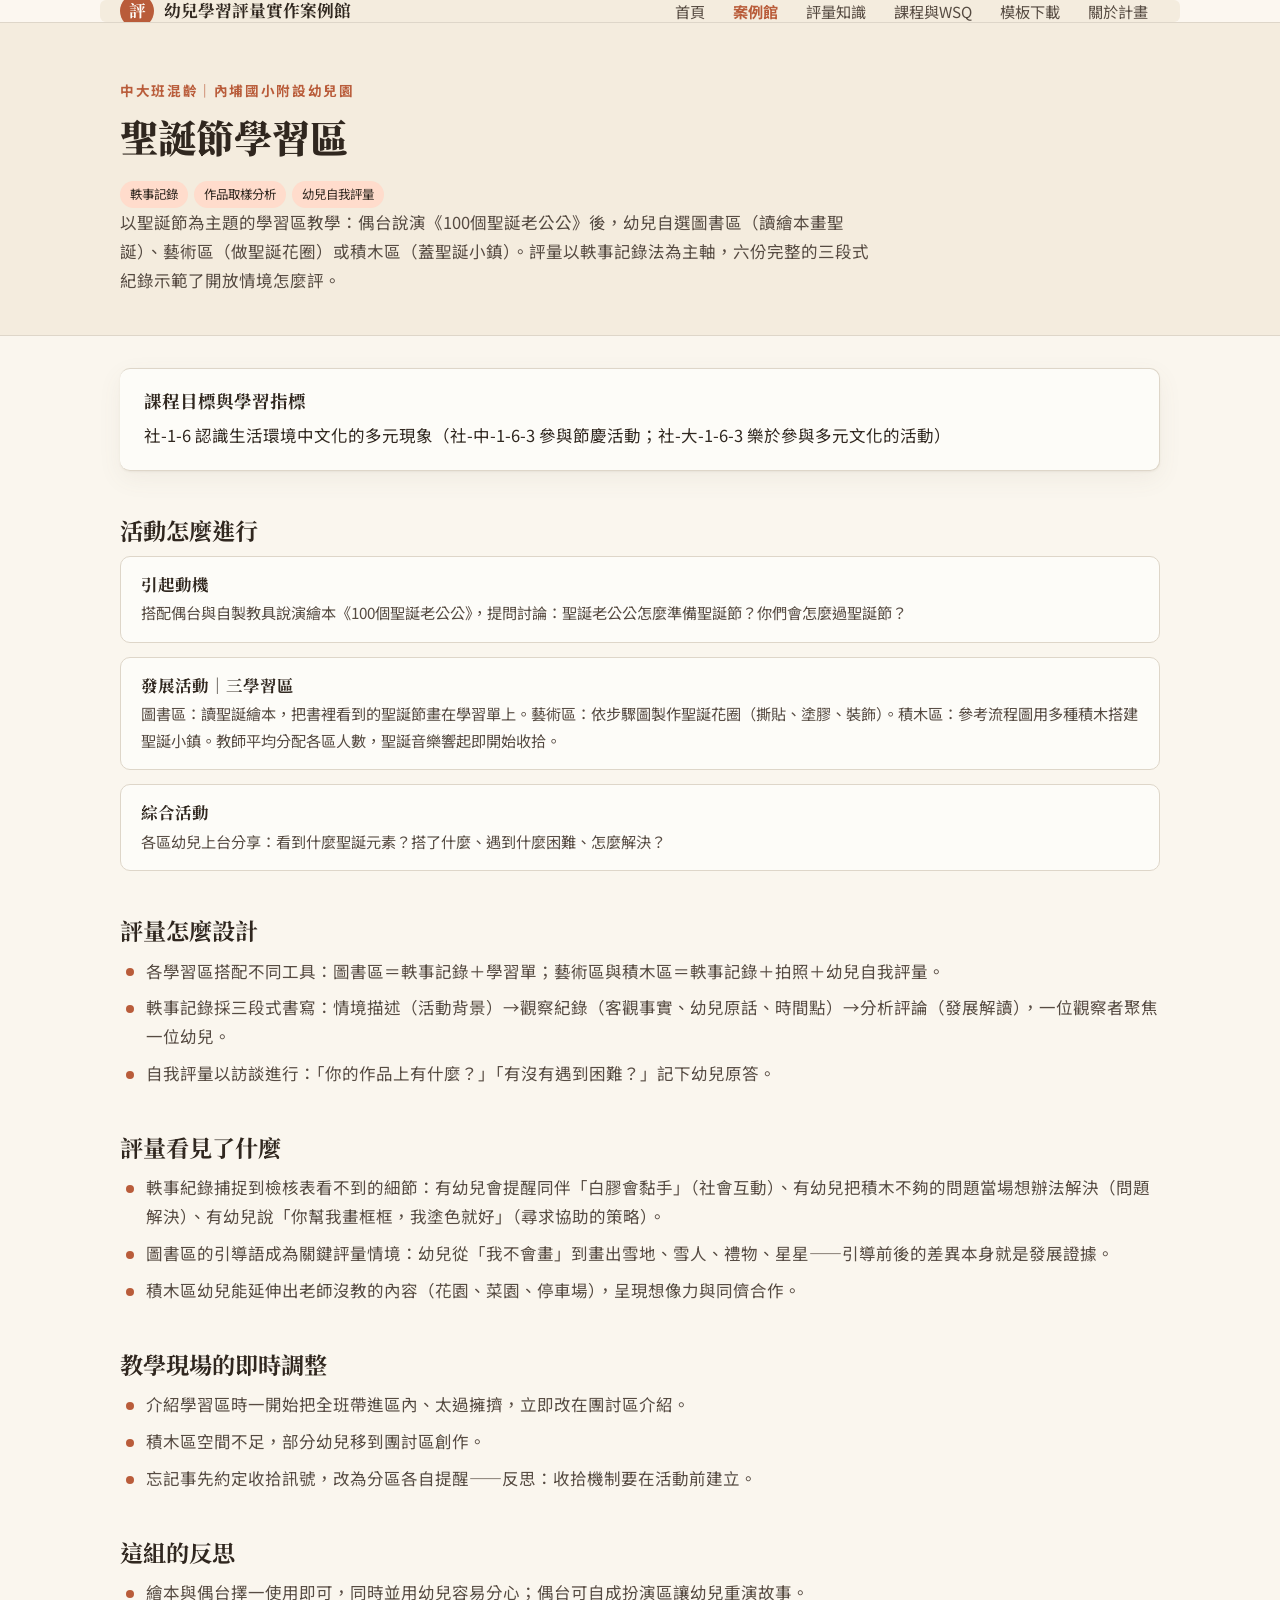
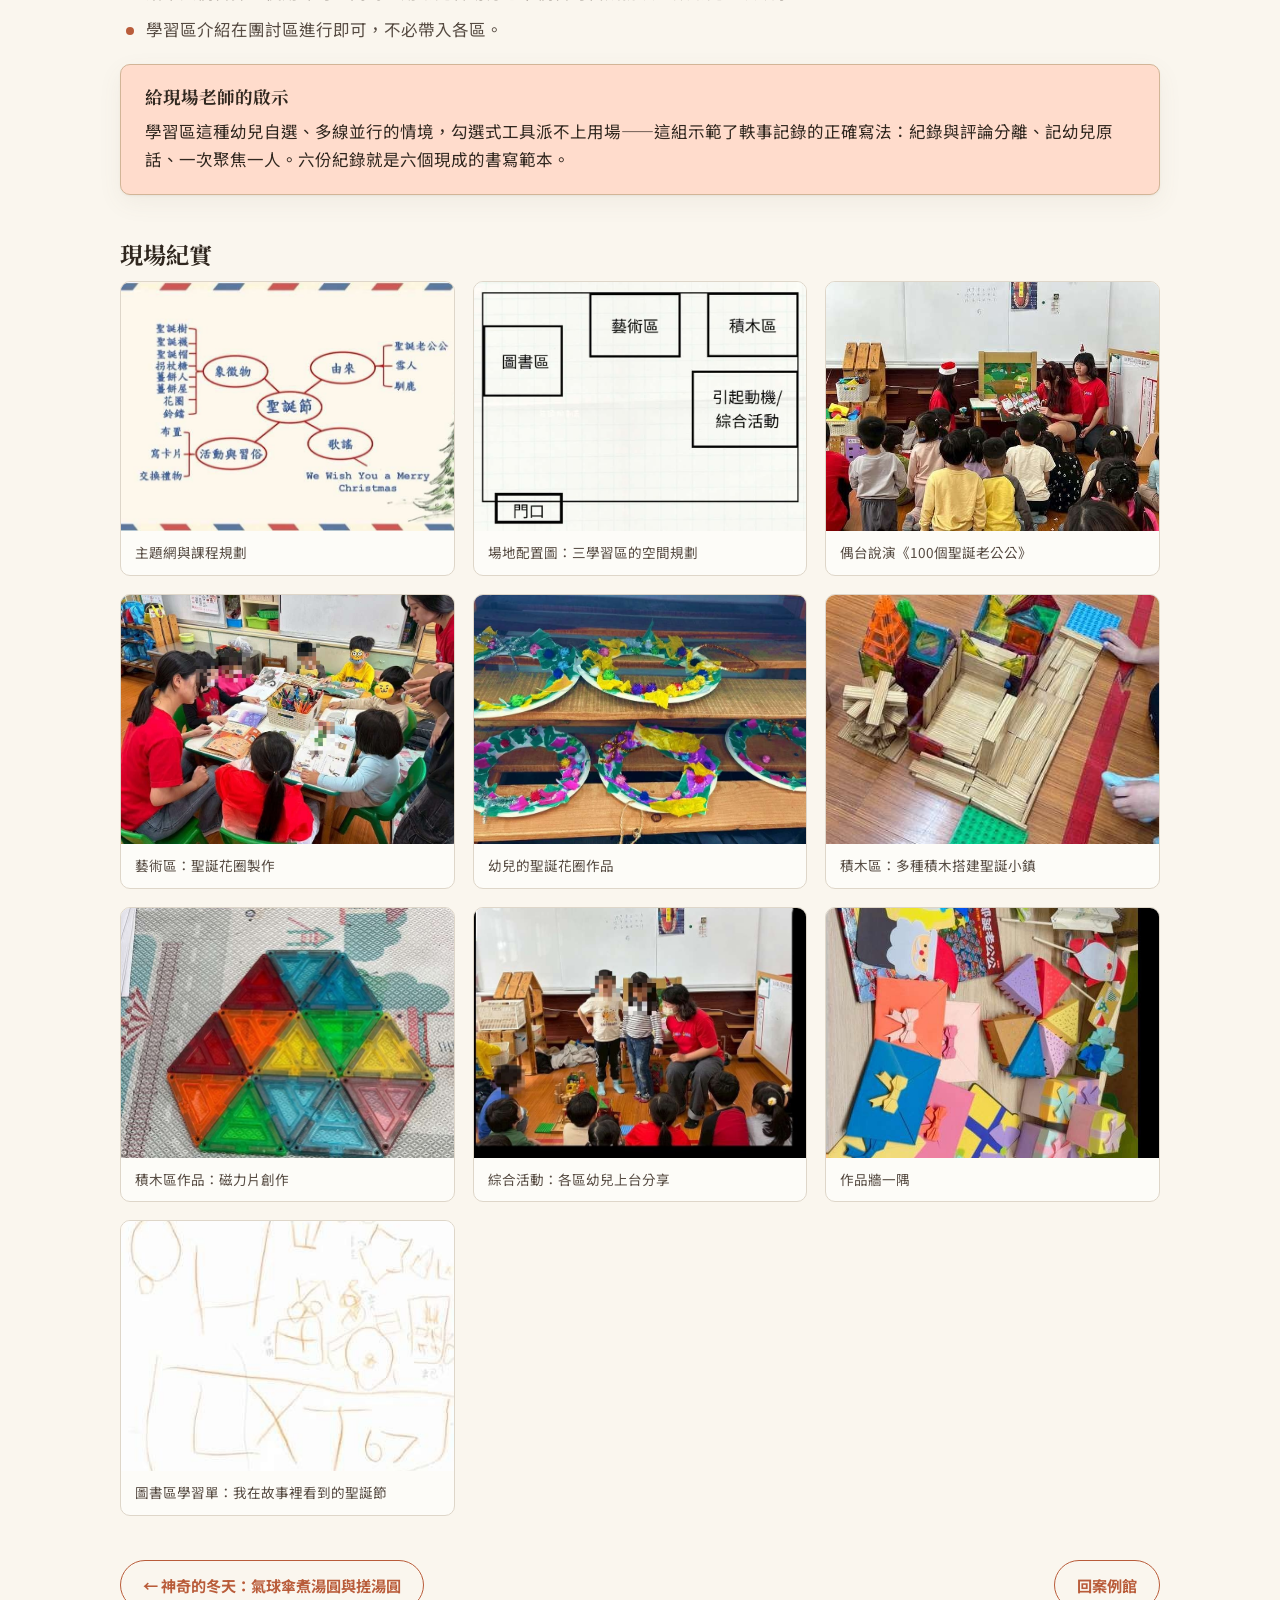
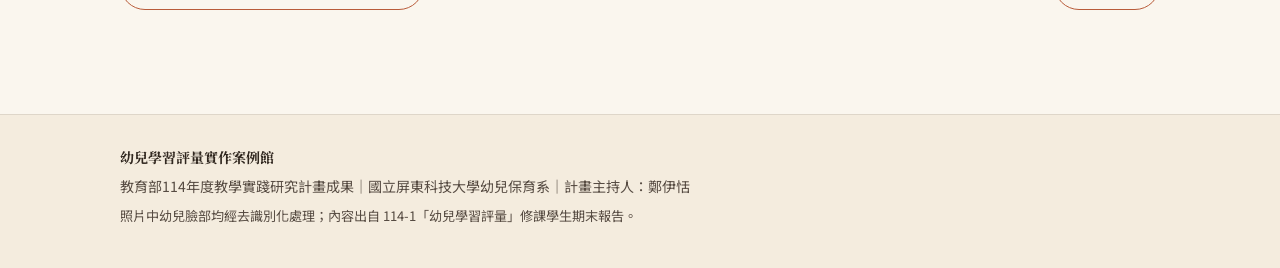
<file: cases/neipu.html>
<!DOCTYPE html>
<html lang="zh-Hant" data-theme="a">
<head>
<meta charset="utf-8">
<meta name="viewport" content="width=device-width, initial-scale=1">
<title>聖誕節學習區（中大班混齡）｜幼兒學習評量實作案例館</title>
<meta name="description" content="以聖誕節為主題的學習區教學：偶台說演《100個聖誕老公公》後，幼兒自選圖書區（讀繪本畫聖誕）、藝術區（做聖誕花圈）或積木區（蓋聖誕小鎮）。評量以軼事記錄法為主軸，六份完整的三段式紀錄示範了開放情境怎麼評。">
<link rel="preconnect" href="https://fonts.googleapis.com">
<link href="https://fonts.googleapis.com/css2?family=Noto+Sans+TC:wght@400;500;700&family=Noto+Serif+TC:wght@600;700;900&display=swap" rel="stylesheet">
<link rel="stylesheet" href="../assets/style.css">
<script>try{var t=localStorage.getItem('caseTheme');if(t)document.documentElement.dataset.theme=t;}catch(e){}</script>
</head>
<body><header class="topbar">
<div class="wrap bar">
<a class="brand" href="../index.html"><span class="brand-mark">評</span><span class="brand-text">幼兒學習評量實作案例館</span></a>
<nav class="mainnav"><a href="../index.html">首頁</a><a href="../index.html#cases" class=on>案例館</a><a href="../knowledge.html">評量知識</a><a href="../wsq.html">課程與WSQ</a><a href="../resources.html">模板下載</a><a href="../about.html">關於計畫</a></nav>
<button class="navbtn" aria-label="選單" onclick="document.body.classList.toggle('navopen')"><span></span><span></span><span></span></button>
</div>
</header>
<section class="case-hero">
<div class="wrap">
<p class="hero-kicker">中大班混齡｜內埔國小附設幼兒園</p>
<h1>聖誕節學習區</h1>
<div class="tags"><span class="tag">軼事記錄</span><span class="tag">作品取樣分析</span><span class="tag">幼兒自我評量</span></div>
<p class="hero-intro">以聖誕節為主題的學習區教學：偶台說演《100個聖誕老公公》後，幼兒自選圖書區（讀繪本畫聖誕）、藝術區（做聖誕花圈）或積木區（蓋聖誕小鎮）。評量以軼事記錄法為主軸，六份完整的三段式紀錄示範了開放情境怎麼評。</p>
</div>
</section>
<div class="wrap case-body">
<div class="panel goal"><h3>課程目標與學習指標</h3><p>社-1-6 認識生活環境中文化的多元現象（社-中-1-6-3 參與節慶活動；社-大-1-6-3 樂於參與多元文化的活動）</p></div>
<h2 class="sec-title">活動怎麼進行</h2>
<div class="steps"><div class="step"><h4>引起動機</h4><p>搭配偶台與自製教具說演繪本《100個聖誕老公公》，提問討論：聖誕老公公怎麼準備聖誕節？你們會怎麼過聖誕節？</p></div><div class="step"><h4>發展活動｜三學習區</h4><p>圖書區：讀聖誕繪本，把書裡看到的聖誕節畫在學習單上。藝術區：依步驟圖製作聖誕花圈（撕貼、塗膠、裝飾）。積木區：參考流程圖用多種積木搭建聖誕小鎮。教師平均分配各區人數，聖誕音樂響起即開始收拾。</p></div><div class="step"><h4>綜合活動</h4><p>各區幼兒上台分享：看到什麼聖誕元素？搭了什麼、遇到什麼困難、怎麼解決？</p></div></div>
<h2 class="sec-title">評量怎麼設計</h2>
<ul class="nice"><li>各學習區搭配不同工具：圖書區＝軼事記錄＋學習單；藝術區與積木區＝軼事記錄＋拍照＋幼兒自我評量。</li><li>軼事記錄採三段式書寫：情境描述（活動背景）→觀察紀錄（客觀事實、幼兒原話、時間點）→分析評論（發展解讀），一位觀察者聚焦一位幼兒。</li><li>自我評量以訪談進行：「你的作品上有什麼？」「有沒有遇到困難？」記下幼兒原答。</li></ul>
<h2 class="sec-title">評量看見了什麼</h2>
<ul class="nice"><li>軼事紀錄捕捉到檢核表看不到的細節：有幼兒會提醒同伴「白膠會黏手」（社會互動）、有幼兒把積木不夠的問題當場想辦法解決（問題解決）、有幼兒說「你幫我畫框框，我塗色就好」（尋求協助的策略）。</li><li>圖書區的引導語成為關鍵評量情境：幼兒從「我不會畫」到畫出雪地、雪人、禮物、星星——引導前後的差異本身就是發展證據。</li><li>積木區幼兒能延伸出老師沒教的內容（花園、菜園、停車場），呈現想像力與同儕合作。</li></ul>

<h2 class="sec-title">教學現場的即時調整</h2>
<ul class="nice"><li>介紹學習區時一開始把全班帶進區內、太過擁擠，立即改在團討區介紹。</li><li>積木區空間不足，部分幼兒移到團討區創作。</li><li>忘記事先約定收拾訊號，改為分區各自提醒——反思：收拾機制要在活動前建立。</li></ul>
<h2 class="sec-title">這組的反思</h2>
<ul class="nice"><li>繪本與偶台擇一使用即可，同時並用幼兒容易分心；偶台可自成扮演區讓幼兒重演故事。</li><li>學習區介紹在團討區進行即可，不必帶入各區。</li></ul>
<div class="panel takeaway"><h3>給現場老師的啟示</h3><p>學習區這種幼兒自選、多線並行的情境，勾選式工具派不上用場——這組示範了軼事記錄的正確寫法：紀錄與評論分離、記幼兒原話、一次聚焦一人。六份紀錄就是六個現成的書寫範本。</p></div>
<h2 class="sec-title">現場紀實</h2>
<div class="gallery"><figure class="shot "><img loading="lazy" src="../assets/img/neipu/web.jpg" alt="主題網與課程規劃"><figcaption>主題網與課程規劃</figcaption></figure><figure class="shot "><img loading="lazy" src="../assets/img/neipu/layout.jpg" alt="場地配置圖：三學習區的空間規劃"><figcaption>場地配置圖：三學習區的空間規劃</figcaption></figure><figure class="shot "><img loading="lazy" src="../assets/img/neipu/act-story.jpg" alt="偶台說演《100個聖誕老公公》"><figcaption>偶台說演《100個聖誕老公公》</figcaption></figure><figure class="shot "><img loading="lazy" src="../assets/img/neipu/act-art.jpg" alt="藝術區：聖誕花圈製作"><figcaption>藝術區：聖誕花圈製作</figcaption></figure><figure class="shot "><img loading="lazy" src="../assets/img/neipu/work-wreaths.jpg" alt="幼兒的聖誕花圈作品"><figcaption>幼兒的聖誕花圈作品</figcaption></figure><figure class="shot "><img loading="lazy" src="../assets/img/neipu/act-blocks.jpg" alt="積木區：多種積木搭建聖誕小鎮"><figcaption>積木區：多種積木搭建聖誕小鎮</figcaption></figure><figure class="shot "><img loading="lazy" src="../assets/img/neipu/work-magnetic.jpg" alt="積木區作品：磁力片創作"><figcaption>積木區作品：磁力片創作</figcaption></figure><figure class="shot "><img loading="lazy" src="../assets/img/neipu/act-share.jpg" alt="綜合活動：各區幼兒上台分享"><figcaption>綜合活動：各區幼兒上台分享</figcaption></figure><figure class="shot "><img loading="lazy" src="../assets/img/neipu/work-wall.jpg" alt="作品牆一隅"><figcaption>作品牆一隅</figcaption></figure><figure class="shot "><img loading="lazy" src="../assets/img/neipu/work-sheet.jpg" alt="圖書區學習單：我在故事裡看到的聖誕節"><figcaption>圖書區學習單：我在故事裡看到的聖誕節</figcaption></figure></div>
<div class="case-nav"><a class="btn ghost" href="big.html">← 神奇的冬天：氣球傘煮湯圓與搓湯圓</a><a class="btn ghost" href="../index.html#cases">回案例館</a></div>
</div>
<footer class="foot">
<div class="wrap">
<p class="foot-title">幼兒學習評量實作案例館</p>
<p>教育部114年度教學實踐研究計畫成果｜國立屏東科技大學幼兒保育系｜計畫主持人：鄭伊恬</p>
<p class="foot-note">照片中幼兒臉部均經去識別化處理；內容出自 114-1「幼兒學習評量」修課學生期末報告。</p>
</div>
</footer>
<script src="../assets/site.js"></script>
</body></html>
</file>
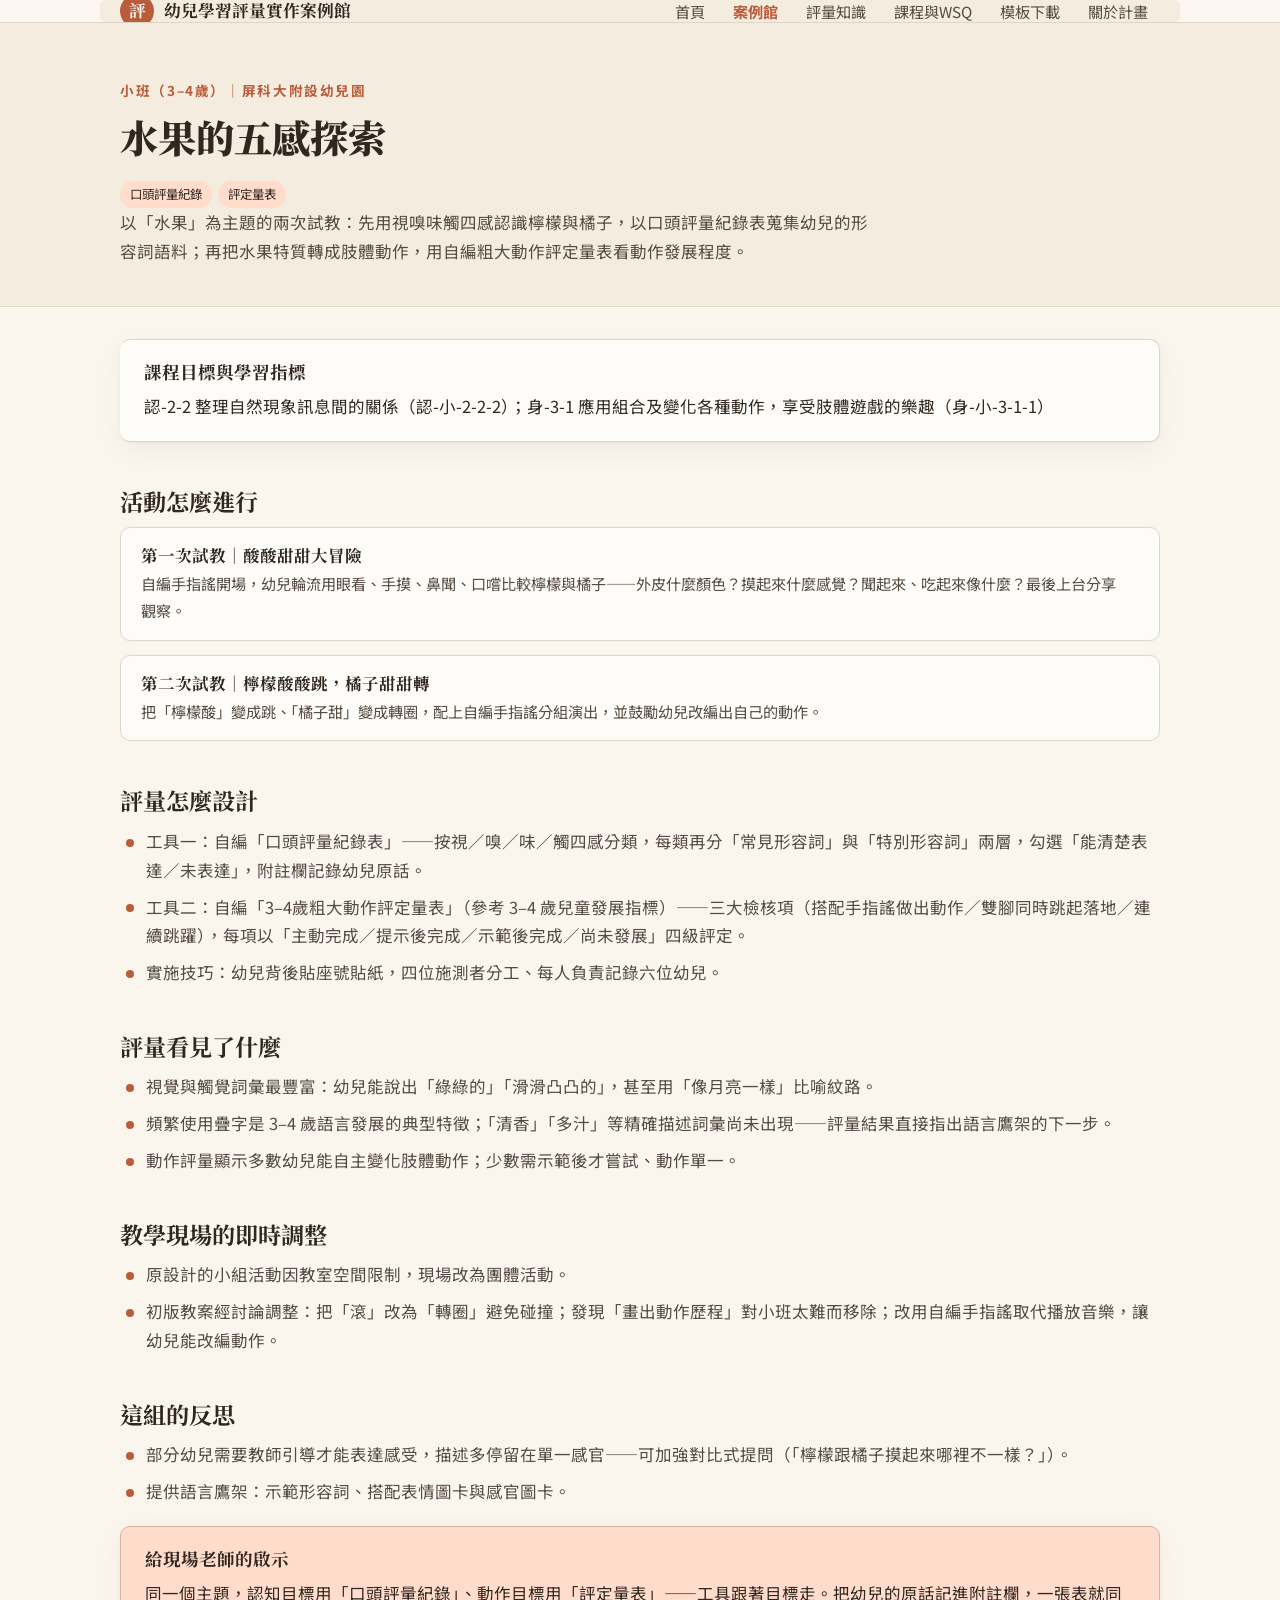
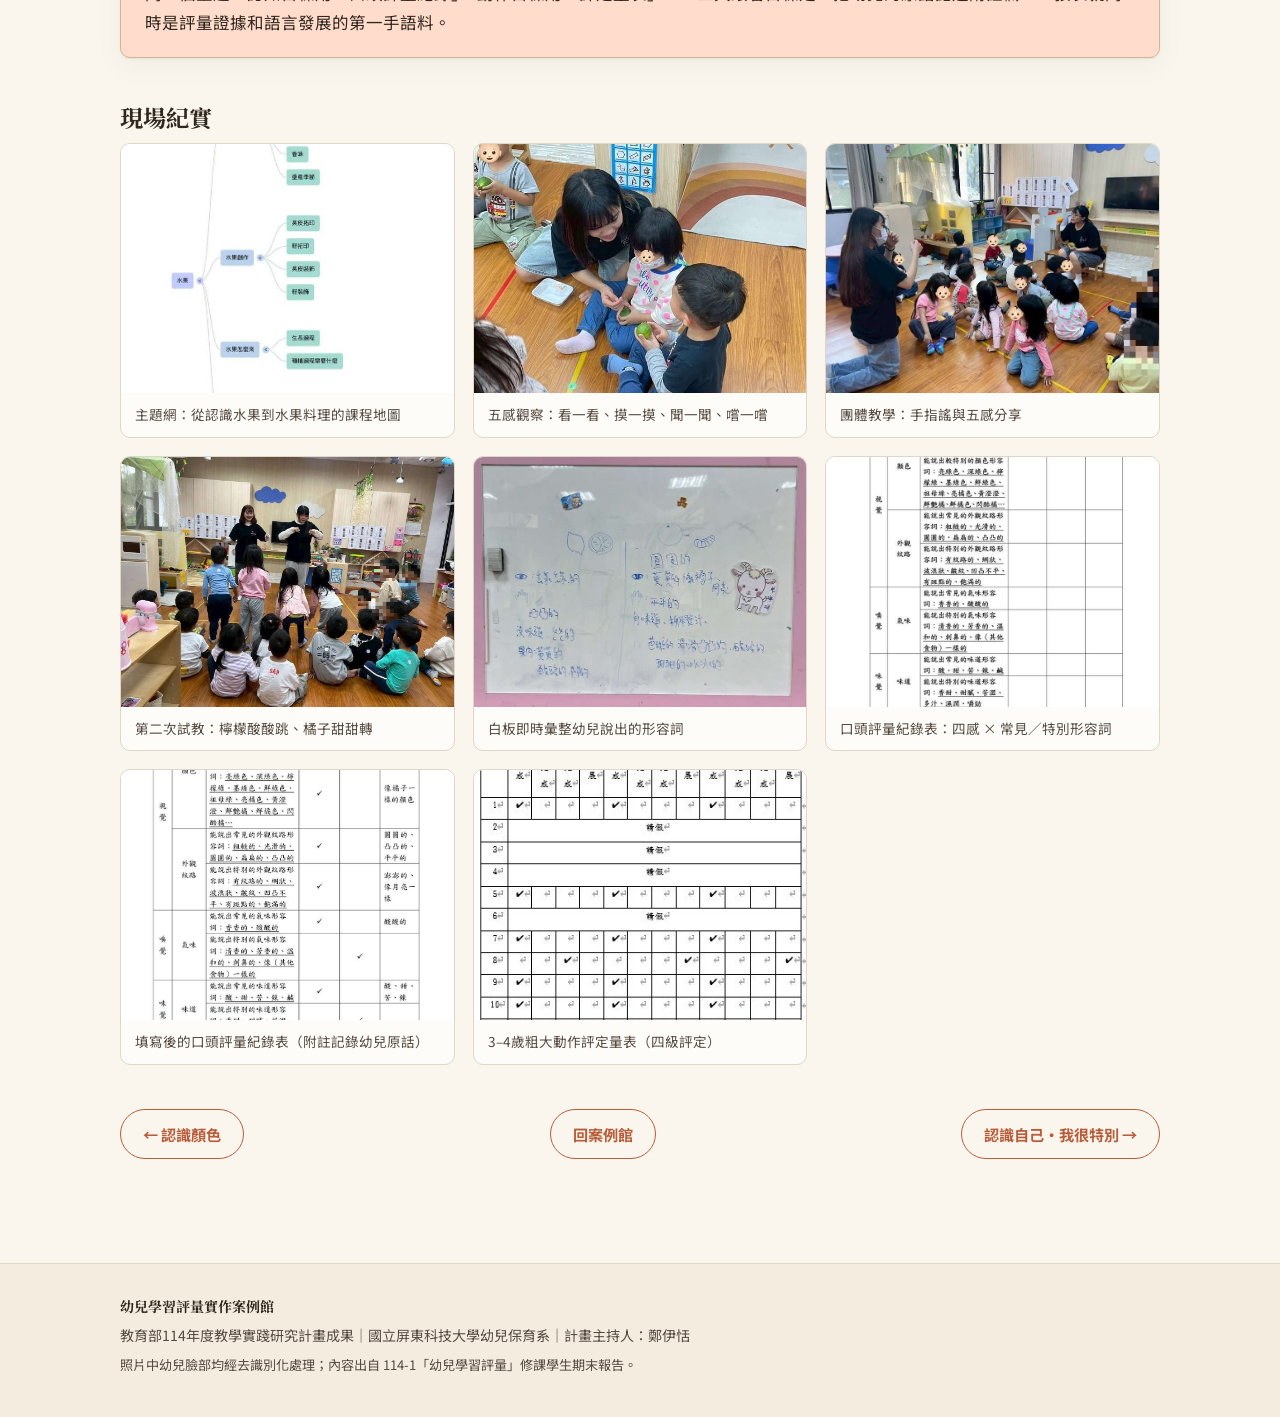
<file: cases/small.html>
<!DOCTYPE html>
<html lang="zh-Hant" data-theme="a">
<head>
<meta charset="utf-8">
<meta name="viewport" content="width=device-width, initial-scale=1">
<title>水果的五感探索（小班（3–4歲））｜幼兒學習評量實作案例館</title>
<meta name="description" content="以「水果」為主題的兩次試教：先用視嗅味觸四感認識檸檬與橘子，以口頭評量紀錄表蒐集幼兒的形容詞語料；再把水果特質轉成肢體動作，用自編粗大動作評定量表看動作發展程度。">
<link rel="preconnect" href="https://fonts.googleapis.com">
<link href="https://fonts.googleapis.com/css2?family=Noto+Sans+TC:wght@400;500;700&family=Noto+Serif+TC:wght@600;700;900&display=swap" rel="stylesheet">
<link rel="stylesheet" href="../assets/style.css">
<script>try{var t=localStorage.getItem('caseTheme');if(t)document.documentElement.dataset.theme=t;}catch(e){}</script>
</head>
<body><header class="topbar">
<div class="wrap bar">
<a class="brand" href="../index.html"><span class="brand-mark">評</span><span class="brand-text">幼兒學習評量實作案例館</span></a>
<nav class="mainnav"><a href="../index.html">首頁</a><a href="../index.html#cases" class=on>案例館</a><a href="../knowledge.html">評量知識</a><a href="../wsq.html">課程與WSQ</a><a href="../resources.html">模板下載</a><a href="../about.html">關於計畫</a></nav>
<button class="navbtn" aria-label="選單" onclick="document.body.classList.toggle('navopen')"><span></span><span></span><span></span></button>
</div>
</header>
<section class="case-hero">
<div class="wrap">
<p class="hero-kicker">小班（3–4歲）｜屏科大附設幼兒園</p>
<h1>水果的五感探索</h1>
<div class="tags"><span class="tag">口頭評量紀錄</span><span class="tag">評定量表</span></div>
<p class="hero-intro">以「水果」為主題的兩次試教：先用視嗅味觸四感認識檸檬與橘子，以口頭評量紀錄表蒐集幼兒的形容詞語料；再把水果特質轉成肢體動作，用自編粗大動作評定量表看動作發展程度。</p>
</div>
</section>
<div class="wrap case-body">
<div class="panel goal"><h3>課程目標與學習指標</h3><p>認-2-2 整理自然現象訊息間的關係（認-小-2-2-2）；身-3-1 應用組合及變化各種動作，享受肢體遊戲的樂趣（身-小-3-1-1）</p></div>
<h2 class="sec-title">活動怎麼進行</h2>
<div class="steps"><div class="step"><h4>第一次試教｜酸酸甜甜大冒險</h4><p>自編手指謠開場，幼兒輪流用眼看、手摸、鼻聞、口嚐比較檸檬與橘子——外皮什麼顏色？摸起來什麼感覺？聞起來、吃起來像什麼？最後上台分享觀察。</p></div><div class="step"><h4>第二次試教｜檸檬酸酸跳，橘子甜甜轉</h4><p>把「檸檬酸」變成跳、「橘子甜」變成轉圈，配上自編手指謠分組演出，並鼓勵幼兒改編出自己的動作。</p></div></div>
<h2 class="sec-title">評量怎麼設計</h2>
<ul class="nice"><li>工具一：自編「口頭評量紀錄表」——按視／嗅／味／觸四感分類，每類再分「常見形容詞」與「特別形容詞」兩層，勾選「能清楚表達／未表達」，附註欄記錄幼兒原話。</li><li>工具二：自編「3–4歲粗大動作評定量表」（參考 3–4 歲兒童發展指標）——三大檢核項（搭配手指謠做出動作／雙腳同時跳起落地／連續跳躍），每項以「主動完成／提示後完成／示範後完成／尚未發展」四級評定。</li><li>實施技巧：幼兒背後貼座號貼紙，四位施測者分工、每人負責記錄六位幼兒。</li></ul>
<h2 class="sec-title">評量看見了什麼</h2>
<ul class="nice"><li>視覺與觸覺詞彙最豐富：幼兒能說出「綠綠的」「滑滑凸凸的」，甚至用「像月亮一樣」比喻紋路。</li><li>頻繁使用疊字是 3–4 歲語言發展的典型特徵；「清香」「多汁」等精確描述詞彙尚未出現——評量結果直接指出語言鷹架的下一步。</li><li>動作評量顯示多數幼兒能自主變化肢體動作；少數需示範後才嘗試、動作單一。</li></ul>

<h2 class="sec-title">教學現場的即時調整</h2>
<ul class="nice"><li>原設計的小組活動因教室空間限制，現場改為團體活動。</li><li>初版教案經討論調整：把「滾」改為「轉圈」避免碰撞；發現「畫出動作歷程」對小班太難而移除；改用自編手指謠取代播放音樂，讓幼兒能改編動作。</li></ul>
<h2 class="sec-title">這組的反思</h2>
<ul class="nice"><li>部分幼兒需要教師引導才能表達感受，描述多停留在單一感官——可加強對比式提問（「檸檬跟橘子摸起來哪裡不一樣？」）。</li><li>提供語言鷹架：示範形容詞、搭配表情圖卡與感官圖卡。</li></ul>
<div class="panel takeaway"><h3>給現場老師的啟示</h3><p>同一個主題，認知目標用「口頭評量紀錄」、動作目標用「評定量表」——工具跟著目標走。把幼兒的原話記進附註欄，一張表就同時是評量證據和語言發展的第一手語料。</p></div>
<h2 class="sec-title">現場紀實</h2>
<div class="gallery"><figure class="shot "><img loading="lazy" src="../assets/img/small/web.jpg" alt="主題網：從認識水果到水果料理的課程地圖"><figcaption>主題網：從認識水果到水果料理的課程地圖</figcaption></figure><figure class="shot "><img loading="lazy" src="../assets/img/small/act-senses.jpg" alt="五感觀察：看一看、摸一摸、聞一聞、嚐一嚐"><figcaption>五感觀察：看一看、摸一摸、聞一聞、嚐一嚐</figcaption></figure><figure class="shot "><img loading="lazy" src="../assets/img/small/act-group.jpg" alt="團體教學：手指謠與五感分享"><figcaption>團體教學：手指謠與五感分享</figcaption></figure><figure class="shot "><img loading="lazy" src="../assets/img/small/act-rhyme.jpg" alt="第二次試教：檸檬酸酸跳、橘子甜甜轉"><figcaption>第二次試教：檸檬酸酸跳、橘子甜甜轉</figcaption></figure><figure class="shot "><img loading="lazy" src="../assets/img/small/whiteboard.jpg" alt="白板即時彙整幼兒說出的形容詞"><figcaption>白板即時彙整幼兒說出的形容詞</figcaption></figure><figure class="shot "><img loading="lazy" src="../assets/img/small/form-oral-blank.jpg" alt="口頭評量紀錄表：四感 × 常見／特別形容詞"><figcaption>口頭評量紀錄表：四感 × 常見／特別形容詞</figcaption></figure><figure class="shot "><img loading="lazy" src="../assets/img/small/form-oral-filled.jpg" alt="填寫後的口頭評量紀錄表（附註記錄幼兒原話）"><figcaption>填寫後的口頭評量紀錄表（附註記錄幼兒原話）</figcaption></figure><figure class="shot "><img loading="lazy" src="../assets/img/small/form-motor-filled.jpg" alt="3–4歲粗大動作評定量表（四級評定）"><figcaption>3–4歲粗大動作評定量表（四級評定）</figcaption></figure></div>
<div class="case-nav"><a class="btn ghost" href="yoyo.html">← 認識顏色</a><a class="btn ghost" href="../index.html#cases">回案例館</a><a class="btn ghost" href="middle.html">認識自己・我很特別 →</a></div>
</div>
<footer class="foot">
<div class="wrap">
<p class="foot-title">幼兒學習評量實作案例館</p>
<p>教育部114年度教學實踐研究計畫成果｜國立屏東科技大學幼兒保育系｜計畫主持人：鄭伊恬</p>
<p class="foot-note">照片中幼兒臉部均經去識別化處理；內容出自 114-1「幼兒學習評量」修課學生期末報告。</p>
</div>
</footer>
<script src="../assets/site.js"></script>
</body></html>
</file>
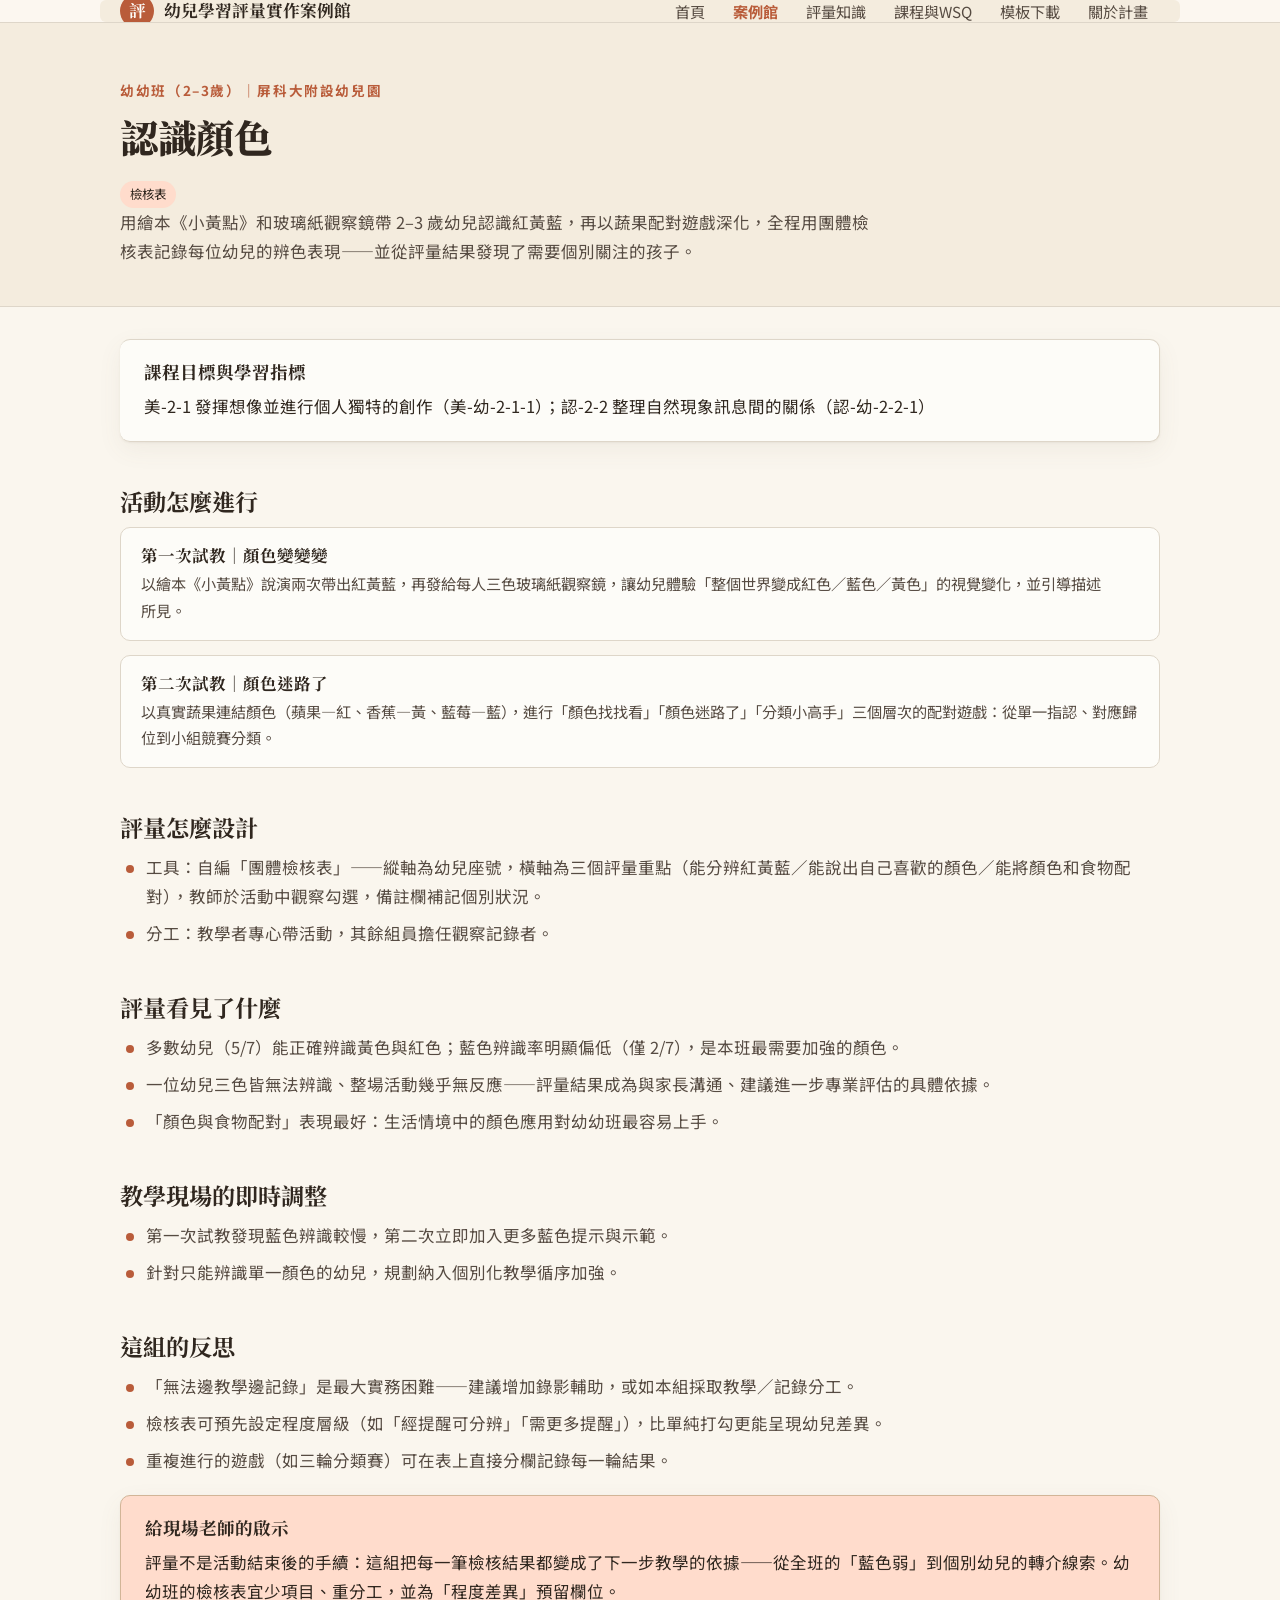
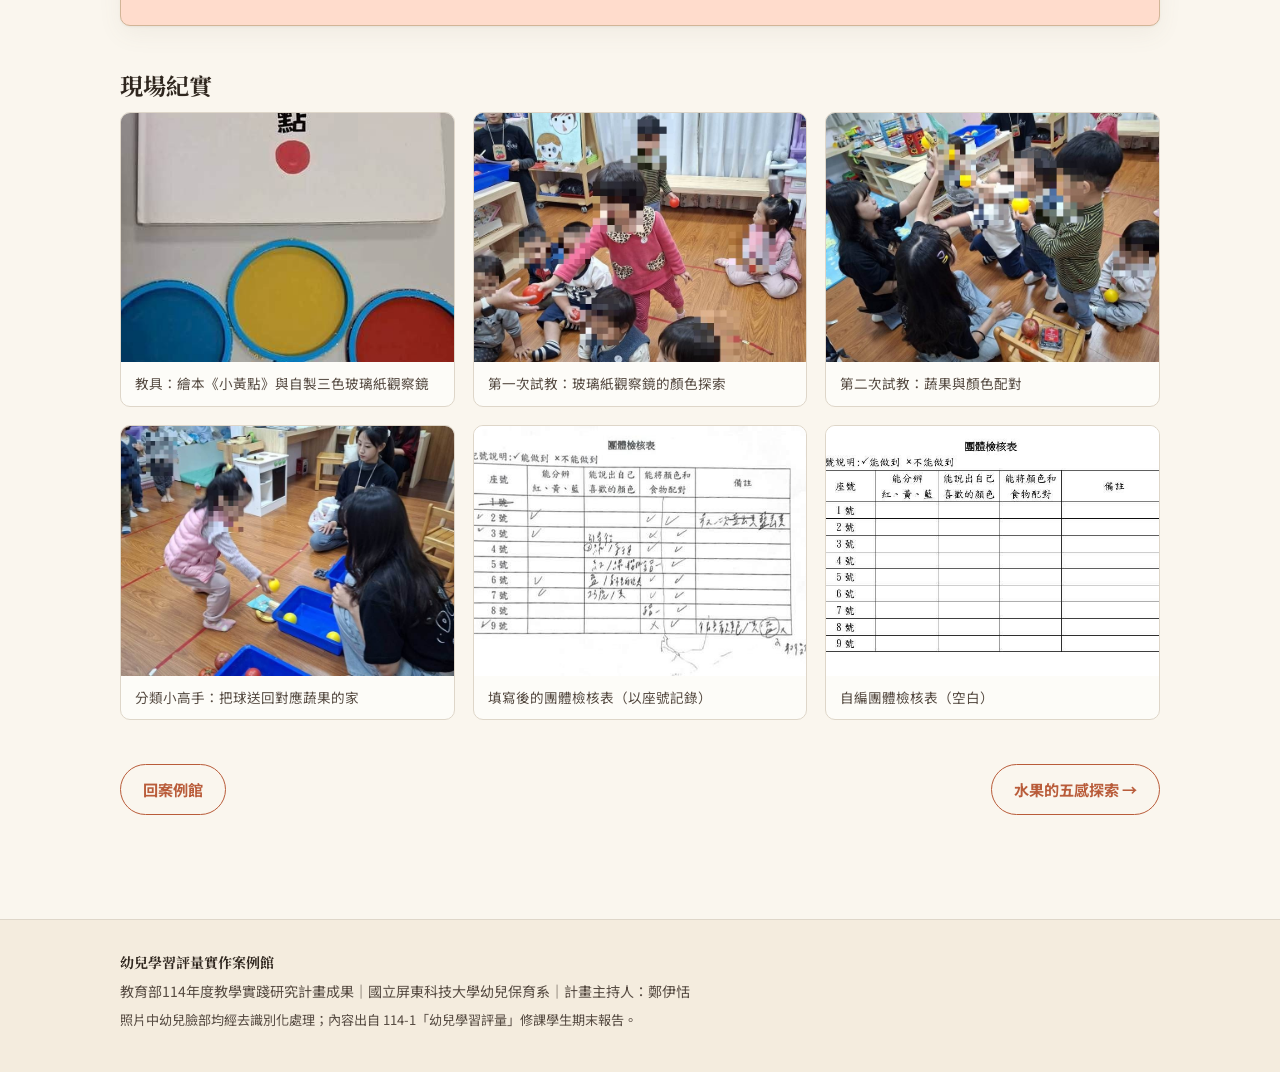
<file: cases/yoyo.html>
<!DOCTYPE html>
<html lang="zh-Hant" data-theme="a">
<head>
<meta charset="utf-8">
<meta name="viewport" content="width=device-width, initial-scale=1">
<title>認識顏色（幼幼班（2–3歲））｜幼兒學習評量實作案例館</title>
<meta name="description" content="用繪本《小黃點》和玻璃紙觀察鏡帶 2–3 歲幼兒認識紅黃藍，再以蔬果配對遊戲深化，全程用團體檢核表記錄每位幼兒的辨色表現——並從評量結果發現了需要個別關注的孩子。">
<link rel="preconnect" href="https://fonts.googleapis.com">
<link href="https://fonts.googleapis.com/css2?family=Noto+Sans+TC:wght@400;500;700&family=Noto+Serif+TC:wght@600;700;900&display=swap" rel="stylesheet">
<link rel="stylesheet" href="../assets/style.css">
<script>try{var t=localStorage.getItem('caseTheme');if(t)document.documentElement.dataset.theme=t;}catch(e){}</script>
</head>
<body><header class="topbar">
<div class="wrap bar">
<a class="brand" href="../index.html"><span class="brand-mark">評</span><span class="brand-text">幼兒學習評量實作案例館</span></a>
<nav class="mainnav"><a href="../index.html">首頁</a><a href="../index.html#cases" class=on>案例館</a><a href="../knowledge.html">評量知識</a><a href="../wsq.html">課程與WSQ</a><a href="../resources.html">模板下載</a><a href="../about.html">關於計畫</a></nav>
<button class="navbtn" aria-label="選單" onclick="document.body.classList.toggle('navopen')"><span></span><span></span><span></span></button>
</div>
</header>
<section class="case-hero">
<div class="wrap">
<p class="hero-kicker">幼幼班（2–3歲）｜屏科大附設幼兒園</p>
<h1>認識顏色</h1>
<div class="tags"><span class="tag">檢核表</span></div>
<p class="hero-intro">用繪本《小黃點》和玻璃紙觀察鏡帶 2–3 歲幼兒認識紅黃藍，再以蔬果配對遊戲深化，全程用團體檢核表記錄每位幼兒的辨色表現——並從評量結果發現了需要個別關注的孩子。</p>
</div>
</section>
<div class="wrap case-body">
<div class="panel goal"><h3>課程目標與學習指標</h3><p>美-2-1 發揮想像並進行個人獨特的創作（美-幼-2-1-1）；認-2-2 整理自然現象訊息間的關係（認-幼-2-2-1）</p></div>
<h2 class="sec-title">活動怎麼進行</h2>
<div class="steps"><div class="step"><h4>第一次試教｜顏色變變變</h4><p>以繪本《小黃點》說演兩次帶出紅黃藍，再發給每人三色玻璃紙觀察鏡，讓幼兒體驗「整個世界變成紅色／藍色／黃色」的視覺變化，並引導描述所見。</p></div><div class="step"><h4>第二次試教｜顏色迷路了</h4><p>以真實蔬果連結顏色（蘋果—紅、香蕉—黃、藍莓—藍），進行「顏色找找看」「顏色迷路了」「分類小高手」三個層次的配對遊戲：從單一指認、對應歸位到小組競賽分類。</p></div></div>
<h2 class="sec-title">評量怎麼設計</h2>
<ul class="nice"><li>工具：自編「團體檢核表」——縱軸為幼兒座號，橫軸為三個評量重點（能分辨紅黃藍／能說出自己喜歡的顏色／能將顏色和食物配對），教師於活動中觀察勾選，備註欄補記個別狀況。</li><li>分工：教學者專心帶活動，其餘組員擔任觀察記錄者。</li></ul>
<h2 class="sec-title">評量看見了什麼</h2>
<ul class="nice"><li>多數幼兒（5/7）能正確辨識黃色與紅色；藍色辨識率明顯偏低（僅 2/7），是本班最需要加強的顏色。</li><li>一位幼兒三色皆無法辨識、整場活動幾乎無反應——評量結果成為與家長溝通、建議進一步專業評估的具體依據。</li><li>「顏色與食物配對」表現最好：生活情境中的顏色應用對幼幼班最容易上手。</li></ul>

<h2 class="sec-title">教學現場的即時調整</h2>
<ul class="nice"><li>第一次試教發現藍色辨識較慢，第二次立即加入更多藍色提示與示範。</li><li>針對只能辨識單一顏色的幼兒，規劃納入個別化教學循序加強。</li></ul>
<h2 class="sec-title">這組的反思</h2>
<ul class="nice"><li>「無法邊教學邊記錄」是最大實務困難——建議增加錄影輔助，或如本組採取教學／記錄分工。</li><li>檢核表可預先設定程度層級（如「經提醒可分辨」「需更多提醒」），比單純打勾更能呈現幼兒差異。</li><li>重複進行的遊戲（如三輪分類賽）可在表上直接分欄記錄每一輪結果。</li></ul>
<div class="panel takeaway"><h3>給現場老師的啟示</h3><p>評量不是活動結束後的手續：這組把每一筆檢核結果都變成了下一步教學的依據——從全班的「藍色弱」到個別幼兒的轉介線索。幼幼班的檢核表宜少項目、重分工，並為「程度差異」預留欄位。</p></div>
<h2 class="sec-title">現場紀實</h2>
<div class="gallery"><figure class="shot "><img loading="lazy" src="../assets/img/yoyo/tool-book.jpg" alt="教具：繪本《小黃點》與自製三色玻璃紙觀察鏡"><figcaption>教具：繪本《小黃點》與自製三色玻璃紙觀察鏡</figcaption></figure><figure class="shot "><img loading="lazy" src="../assets/img/yoyo/act-cellophane.jpg" alt="第一次試教：玻璃紙觀察鏡的顏色探索"><figcaption>第一次試教：玻璃紙觀察鏡的顏色探索</figcaption></figure><figure class="shot "><img loading="lazy" src="../assets/img/yoyo/act-match.jpg" alt="第二次試教：蔬果與顏色配對"><figcaption>第二次試教：蔬果與顏色配對</figcaption></figure><figure class="shot "><img loading="lazy" src="../assets/img/yoyo/act-sort.jpg" alt="分類小高手：把球送回對應蔬果的家"><figcaption>分類小高手：把球送回對應蔬果的家</figcaption></figure><figure class="shot "><img loading="lazy" src="../assets/img/yoyo/form-filled.jpg" alt="填寫後的團體檢核表（以座號記錄）"><figcaption>填寫後的團體檢核表（以座號記錄）</figcaption></figure><figure class="shot "><img loading="lazy" src="../assets/img/yoyo/form-blank.jpg" alt="自編團體檢核表（空白）"><figcaption>自編團體檢核表（空白）</figcaption></figure></div>
<div class="case-nav"><a class="btn ghost" href="../index.html#cases">回案例館</a><a class="btn ghost" href="small.html">水果的五感探索 →</a></div>
</div>
<footer class="foot">
<div class="wrap">
<p class="foot-title">幼兒學習評量實作案例館</p>
<p>教育部114年度教學實踐研究計畫成果｜國立屏東科技大學幼兒保育系｜計畫主持人：鄭伊恬</p>
<p class="foot-note">照片中幼兒臉部均經去識別化處理；內容出自 114-1「幼兒學習評量」修課學生期末報告。</p>
</div>
</footer>
<script src="../assets/site.js"></script>
</body></html>
</file>
<file: assets/style.css>
/* 幼兒學習評量實作案例館 — 三主題以 CSS 變數切換（data-theme: a/b/c） */

:root, [data-theme="a"] {
  /* 主題 A：紙感溫暖 —— 暖白紙底、陶土紅點綴、襯線標題，安靜專業 */
  --bg: oklch(97.5% 0.012 85);
  --bg-band: oklch(94.5% 0.02 80);
  --card: oklch(99% 0.005 90);
  --ink: oklch(28% 0.02 60);
  --ink-soft: oklch(42% 0.02 60);
  --accent: oklch(58% 0.13 40);
  --accent-ink: oklch(99% 0.005 90);
  --accent-soft: oklch(92% 0.045 45);
  --line: oklch(88% 0.02 80);
  --radius: 10px;
  --shadow: 0 1px 2px oklch(50% 0.03 60 / .08), 0 8px 24px oklch(50% 0.03 60 / .07);
  --font-head: "Noto Serif TC", "PMingLiU", serif;
  --font-body: "Noto Sans TC", "Microsoft JhengHei", sans-serif;
  --seg0: oklch(78% 0.09 30); --seg1: oklch(84% 0.08 75);
  --seg2: oklch(82% 0.07 145); --seg3: oklch(62% 0.1 155);
}
[data-theme="b"] {
  /* 主題 B：晨光教室 —— 白底、湖水藍綠主色、無襯線幾何，明快現代 */
  --bg: oklch(98.5% 0.005 220);
  --bg-band: oklch(95.5% 0.02 200);
  --card: oklch(100% 0 0);
  --ink: oklch(25% 0.03 240);
  --ink-soft: oklch(45% 0.03 240);
  --accent: oklch(55% 0.11 210);
  --accent-ink: oklch(99% 0 0);
  --accent-soft: oklch(92% 0.04 205);
  --line: oklch(90% 0.015 220);
  --radius: 14px;
  --shadow: 0 1px 3px oklch(40% 0.05 230 / .08), 0 10px 30px oklch(40% 0.05 230 / .08);
  --font-head: "Noto Sans TC", "Microsoft JhengHei", sans-serif;
  --font-body: "Noto Sans TC", "Microsoft JhengHei", sans-serif;
  --seg0: oklch(80% 0.08 25); --seg1: oklch(86% 0.07 80);
  --seg2: oklch(84% 0.06 200); --seg3: oklch(60% 0.1 220);
}
[data-theme="c"] {
  /* 主題 C：童趣暖陽 —— 奶油黃底、南瓜橘與森林綠、圓潤大方，親切活潑 */
  --bg: oklch(96.5% 0.03 95);
  --bg-band: oklch(92.5% 0.05 90);
  --card: oklch(99.5% 0.008 95);
  --ink: oklch(30% 0.04 70);
  --ink-soft: oklch(45% 0.04 70);
  --accent: oklch(62% 0.14 55);
  --accent-ink: oklch(99% 0.005 95);
  --accent-soft: oklch(90% 0.07 75);
  --line: oklch(86% 0.04 90);
  --radius: 18px;
  --shadow: 0 2px 4px oklch(55% 0.06 80 / .1), 0 10px 28px oklch(55% 0.06 80 / .09);
  --font-head: "Noto Serif TC", "PMingLiU", serif;
  --font-body: "Noto Sans TC", "Microsoft JhengHei", sans-serif;
  --seg0: oklch(80% 0.09 30); --seg1: oklch(87% 0.08 85);
  --seg2: oklch(84% 0.07 140); --seg3: oklch(65% 0.11 145);
}

* { box-sizing: border-box; margin: 0; }
html { scroll-behavior: smooth; }
body {
  font-family: var(--font-body);
  background: var(--bg);
  color: var(--ink);
  line-height: 1.75;
  font-size: 16.5px;
  text-wrap: pretty;
}
img { max-width: 100%; display: block; }
a { color: var(--accent); text-decoration: none; }
a:hover { text-decoration: underline; }
.wrap { max-width: 1080px; margin: 0 auto; padding: 0 20px; }

h1, h2, h3, h4 { font-family: var(--font-head); line-height: 1.35; }

/* 頂欄 */
.topbar { position: sticky; top: 0; z-index: 50; background: color-mix(in oklch, var(--bg) 88%, white); backdrop-filter: blur(8px); border-bottom: 1px solid var(--line); }
.bar { display: flex; align-items: center; justify-content: space-between; height: 62px; gap: 16px; }
.brand { display: flex; align-items: center; gap: 10px; color: var(--ink); font-family: var(--font-head); font-weight: 700; font-size: 1.05rem; }
.brand:hover { text-decoration: none; }
.brand-mark { display: grid; place-items: center; width: 34px; height: 34px; border-radius: 50%; background: var(--accent); color: var(--accent-ink); font-size: 1.05rem; }
.mainnav { display: flex; gap: 4px; flex-wrap: wrap; }
.mainnav a { color: var(--ink-soft); padding: 8px 12px; border-radius: 8px; font-size: .95rem; }
.mainnav a:hover { background: var(--accent-soft); text-decoration: none; color: var(--ink); }
.mainnav a.on { color: var(--accent); font-weight: 700; }
.navbtn { display: none; }

/* Hero */
.hero { padding: 72px 0 56px; }
.hero-kicker, .card-kicker { color: var(--accent); font-size: .85rem; letter-spacing: .12em; font-weight: 700; }
.hero h1 { font-size: clamp(1.9rem, 4.5vw, 3rem); font-weight: 900; margin: 10px 0 6px; }
.hero-sub { font-size: 1.15rem; color: var(--ink-soft); margin-bottom: 18px; }
.hero-intro { max-width: 46em; color: var(--ink-soft); }
.hero-cta { margin-top: 26px; display: flex; gap: 12px; flex-wrap: wrap; }
.page-hero, .case-hero { padding: 56px 0 40px; border-bottom: 1px solid var(--line); background: var(--bg-band); }
.page-hero h1, .case-hero h1 { font-size: clamp(1.7rem, 4vw, 2.4rem); font-weight: 900; margin: 8px 0 12px; }

.btn { display: inline-block; background: var(--accent); color: var(--accent-ink); padding: 11px 22px; border-radius: 999px; font-weight: 700; font-size: .95rem; }
.btn:hover { text-decoration: none; filter: brightness(1.07); }
.btn.ghost { background: transparent; color: var(--accent); border: 1.5px solid var(--accent); }
.btn.ghost:hover { background: var(--accent-soft); }

/* 區塊 */
.sec-title { font-size: 1.45rem; font-weight: 700; margin: 44px 0 10px; }
.sec-lead { color: var(--ink-soft); margin-bottom: 20px; max-width: 44em; }
.band { background: var(--bg-band); margin-top: 56px; padding: 8px 0 48px; }
.split { display: grid; grid-template-columns: 1fr 1fr; gap: 32px; padding-bottom: 56px; }
.split .sec-title { margin-top: 40px; }
.split-item p { color: var(--ink-soft); margin: 8px 0 16px; max-width: 34em; }

/* 篩選 */
.filters { display: flex; flex-wrap: wrap; gap: 10px 18px; align-items: center; margin-bottom: 22px; }
.filter-group { display: flex; align-items: center; gap: 6px; flex-wrap: wrap; }
.filter-label { font-size: .85rem; color: var(--ink-soft); margin-right: 2px; }
.chip { border: 1px solid var(--line); background: var(--card); color: var(--ink-soft); padding: 5px 14px; border-radius: 999px; cursor: pointer; font-size: .88rem; font-family: var(--font-body); }
.chip:hover { border-color: var(--accent); color: var(--accent); }
.chip.active { background: var(--accent); border-color: var(--accent); color: var(--accent-ink); }
.chip.clear { margin-left: auto; }

/* 卡片 */
.grid.cards { display: grid; grid-template-columns: repeat(auto-fill, minmax(300px, 1fr)); gap: 22px; }
.card { background: var(--card); border: 1px solid var(--line); border-radius: var(--radius); overflow: hidden; box-shadow: var(--shadow); transition: transform .18s ease, box-shadow .18s ease; }
.card:hover { transform: translateY(-3px); text-decoration: none; }
.case-card { color: var(--ink); display: flex; flex-direction: column; }
.case-card.hide { display: none; }
.card-img { aspect-ratio: 16/10; overflow: hidden; }
.card-img img { width: 100%; height: 100%; object-fit: cover; }
.card-body { padding: 18px 20px 20px; display: flex; flex-direction: column; gap: 8px; flex: 1; }
.card-body h3 { font-size: 1.2rem; }
.card-sum { color: var(--ink-soft); font-size: .92rem; display: -webkit-box; -webkit-line-clamp: 3; -webkit-box-orient: vertical; overflow: hidden; }
.tags { display: flex; gap: 6px; flex-wrap: wrap; margin-top: auto; padding-top: 6px; }
.tag { background: var(--accent-soft); color: var(--ink); font-size: .78rem; padding: 3px 10px; border-radius: 999px; }

/* 工具列表（首頁） */
.tool-list { display: grid; grid-template-columns: repeat(auto-fill, minmax(300px, 1fr)); gap: 18px; }
.tool-row { background: var(--card); border: 1px solid var(--line); border-radius: var(--radius); padding: 18px 20px; }
.tool-row h4 { font-size: 1.05rem; margin-bottom: 6px; }
.tool-row p { font-size: .92rem; color: var(--ink-soft); }
.tool-cases { margin-top: 6px; font-size: .88rem; }

/* 案例頁 */
.case-body { padding-bottom: 64px; }
.panel { background: var(--card); border: 1px solid var(--line); border-radius: var(--radius); padding: 20px 24px; margin: 20px 0; box-shadow: var(--shadow); }
.panel h3 { margin-bottom: 8px; font-size: 1.1rem; }
.panel.goal { margin-top: 32px; border-left: none; }
.panel.takeaway { background: var(--accent-soft); border-color: color-mix(in oklch, var(--accent) 30%, var(--line)); }
.steps { display: grid; gap: 14px; }
.step { background: var(--card); border: 1px solid var(--line); border-radius: var(--radius); padding: 16px 20px; }
.step h4 { margin-bottom: 4px; }
.step p { color: var(--ink-soft); font-size: .95rem; }
ul.nice { padding-left: 0; list-style: none; display: grid; gap: 8px; }
ul.nice li { padding-left: 26px; position: relative; color: var(--ink-soft); }
ul.nice li::before { content: ""; position: absolute; left: 6px; top: .72em; width: 8px; height: 8px; border-radius: 50%; background: var(--accent); }

/* 圖表 */
.chart .legend { display: flex; gap: 14px; flex-wrap: wrap; margin: 6px 0 14px; font-size: .82rem; color: var(--ink-soft); }
.lg { display: inline-flex; align-items: center; gap: 5px; }
.lg i { width: 12px; height: 12px; border-radius: 3px; display: inline-block; }
.bar-row { display: grid; grid-template-columns: 170px 1fr; gap: 10px; align-items: center; margin: 5px 0; }
.bar-label { font-size: .85rem; color: var(--ink-soft); text-align: right; }
.bar { display: flex; height: 22px; border-radius: 6px; overflow: hidden; background: var(--bg-band); }
.seg { display: grid; place-items: center; font-size: .72rem; color: oklch(30% 0.02 60 / .75); min-width: 0; }
.seg.s0 { background: var(--seg0); } .seg.s1 { background: var(--seg1); }
.seg.s2 { background: var(--seg2); } .seg.s3 { background: var(--seg3); color: oklch(99% 0 0 / .95); }

/* 圖庫 */
.gallery { display: grid; grid-template-columns: repeat(auto-fill, minmax(260px, 1fr)); gap: 18px; }
.shot { background: var(--card); border: 1px solid var(--line); border-radius: var(--radius); overflow: hidden; cursor: zoom-in; }
.shot img { width: 100%; aspect-ratio: 4/3; object-fit: cover; }
.shot figcaption { padding: 10px 14px; font-size: .85rem; color: var(--ink-soft); }
.case-nav { display: flex; gap: 12px; flex-wrap: wrap; justify-content: space-between; margin-top: 44px; }

/* 燈箱 */
.lightbox { position: fixed; inset: 0; background: oklch(15% 0.01 60 / .92); display: none; place-items: center; z-index: 100; padding: 4vh 4vw; cursor: zoom-out; }
.lightbox.open { display: grid; }
.lightbox img { max-width: 100%; max-height: 82vh; border-radius: 8px; }
.lightbox figcaption { color: oklch(95% 0.01 80); text-align: center; margin-top: 12px; }

/* 知識頁 */
.kn-body { padding-bottom: 64px; }
.kn-sec { max-width: 50em; }
.kn-sec p { margin: 10px 0; color: var(--ink-soft); }
.tools-grid { grid-template-columns: repeat(auto-fill, minmax(320px, 1fr)); display: grid; gap: 18px; }
.tool-card p { font-size: .92rem; margin: 6px 0; }
.tool-card strong { color: var(--ink); }
.cta-line { margin-top: 28px; color: var(--ink-soft); }
.flow-step { display: flex; gap: 16px; align-items: flex-start; }
.flow-no { flex: 0 0 34px; height: 34px; display: grid; place-items: center; border-radius: 50%; background: var(--accent); color: var(--accent-ink); font-weight: 700; margin-top: 2px; }

/* 下載頁 */
.dl-list { display: grid; gap: 14px; margin-top: 28px; }
.dl-row { display: flex; align-items: center; gap: 18px; justify-content: space-between; background: var(--card); border: 1px solid var(--line); border-radius: var(--radius); padding: 16px 22px; }
.dl-info h4 { font-size: 1rem; }
.dl-info p { font-size: .88rem; color: var(--ink-soft); }
.btn.dl { white-space: nowrap; }

/* 頁尾 */
.foot { border-top: 1px solid var(--line); background: var(--bg-band); margin-top: 40px; padding: 30px 0 40px; font-size: .88rem; color: var(--ink-soft); }
.foot-title { font-family: var(--font-head); font-weight: 700; color: var(--ink); margin-bottom: 4px; }
.foot-note { margin-top: 6px; font-size: .82rem; }

/* 響應式 */
@media (max-width: 760px) {
  .mainnav { position: fixed; top: 62px; right: 0; left: 0; background: var(--card); flex-direction: column; padding: 10px 16px 16px; border-bottom: 1px solid var(--line); display: none; }
  body.navopen .mainnav { display: flex; }
  .navbtn { display: grid; gap: 4px; background: none; border: none; padding: 10px; cursor: pointer; }
  .navbtn span { width: 20px; height: 2px; background: var(--ink); }
  .split { grid-template-columns: 1fr; }
  .bar-row { grid-template-columns: 1fr; gap: 2px; }
  .bar-label { text-align: left; }
  .dl-row { flex-direction: column; align-items: flex-start; }
}
</file>
